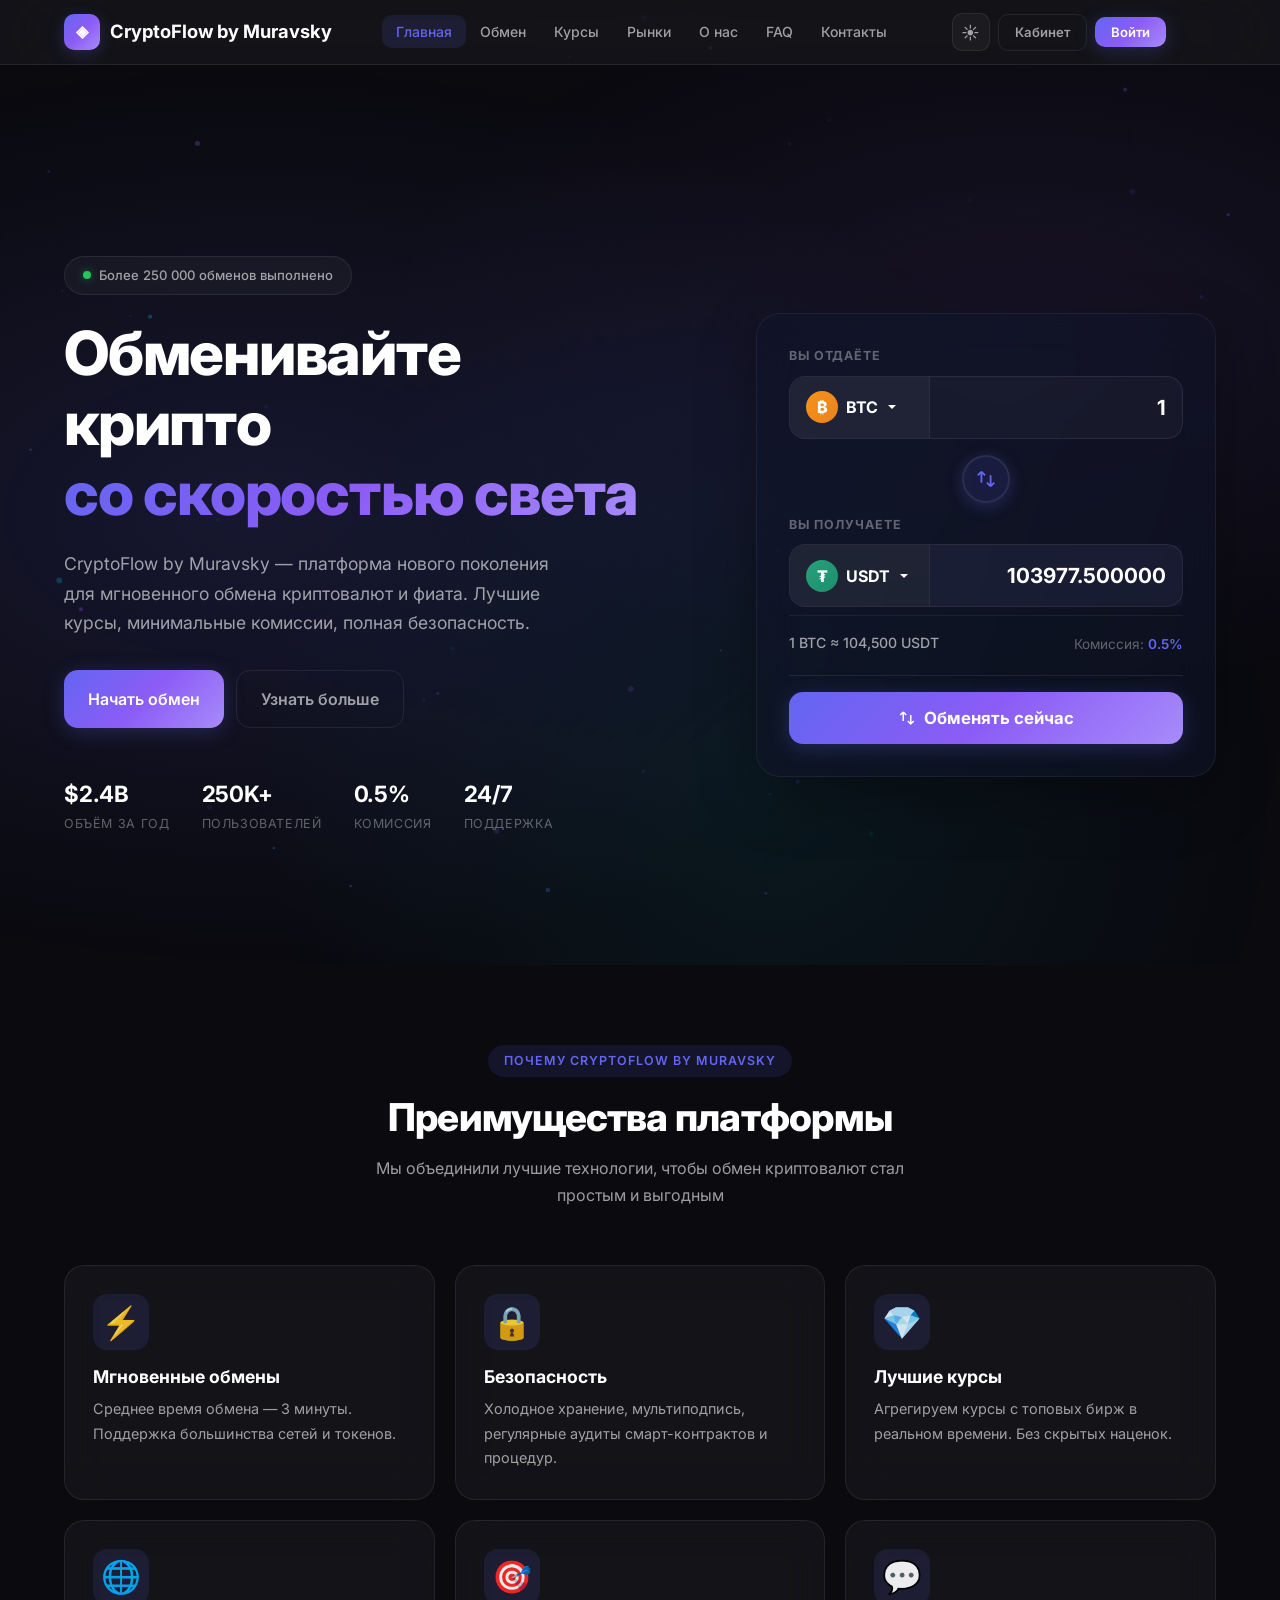
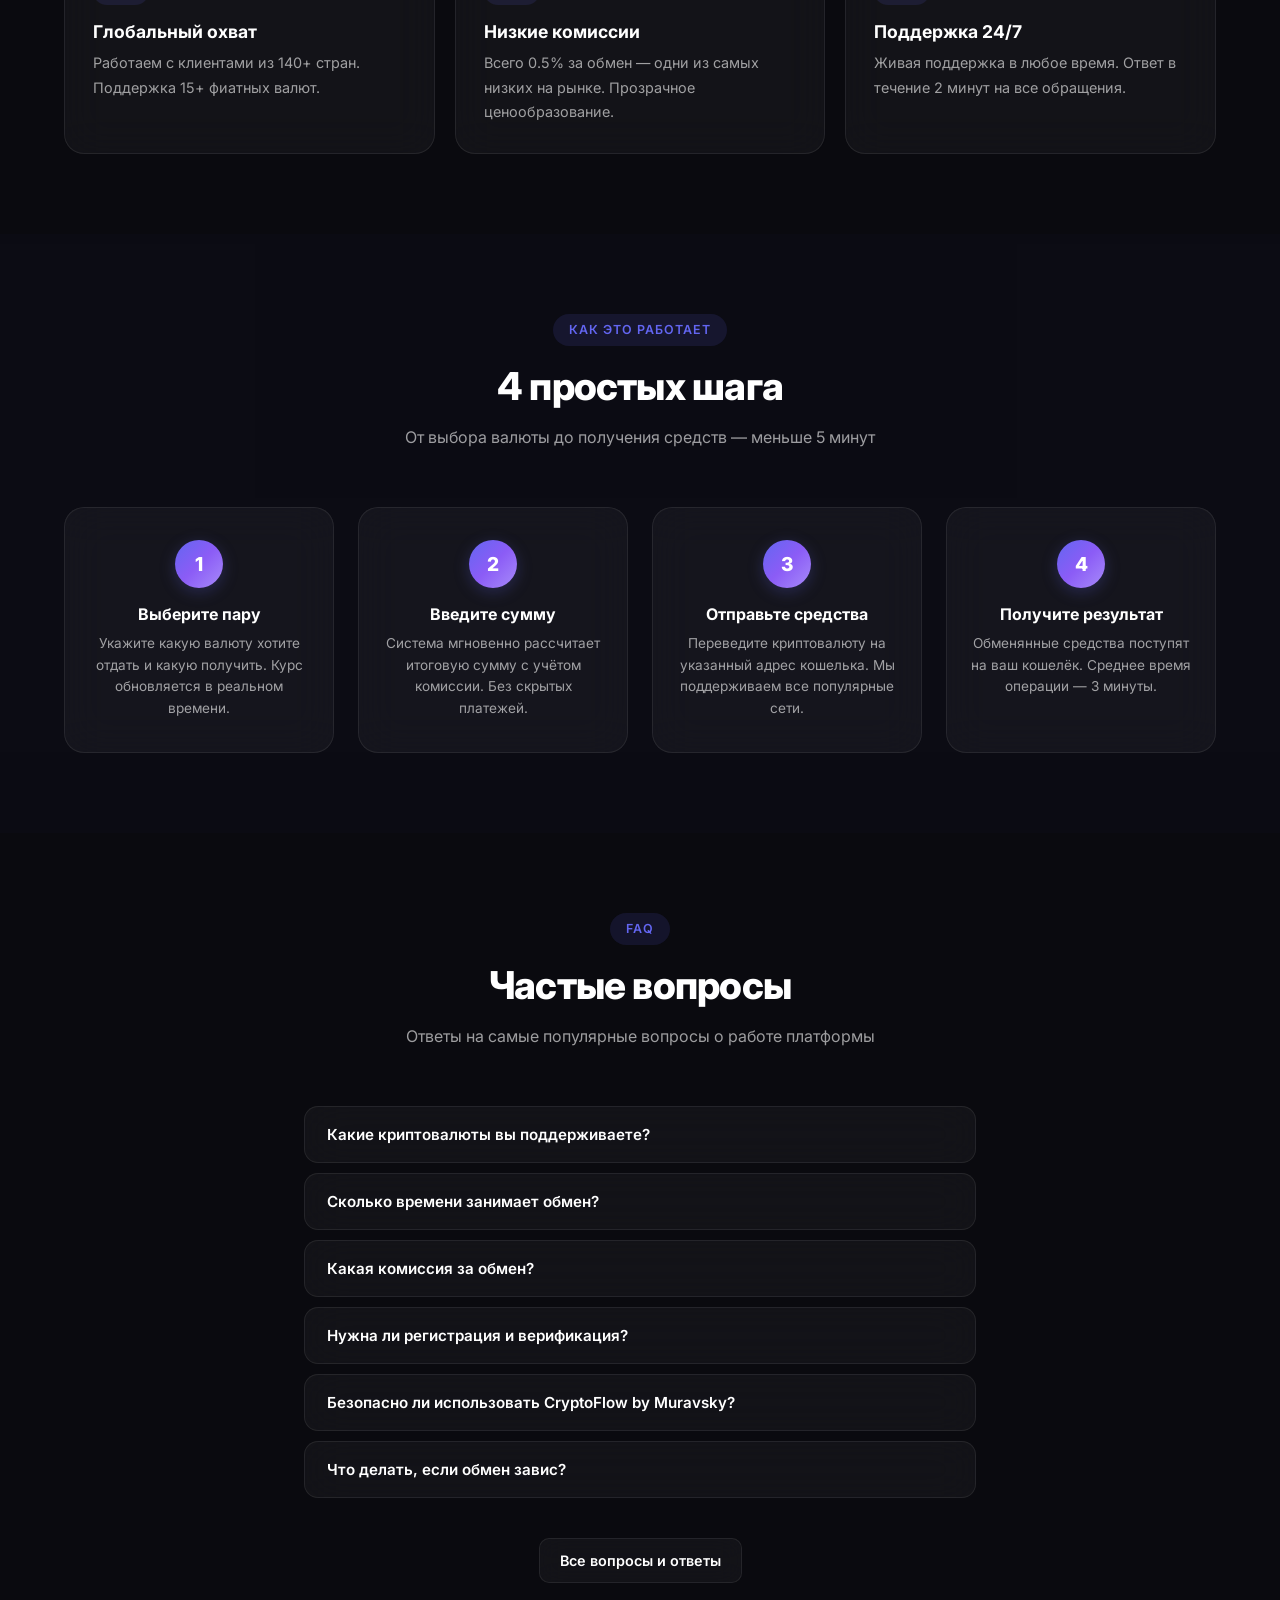
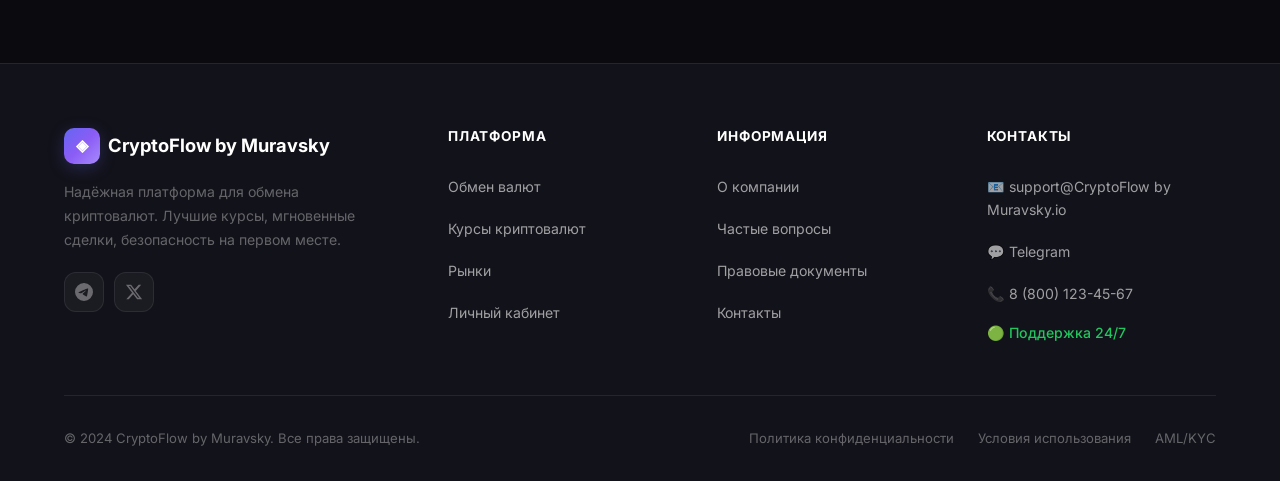
<file: crypto/index.html>
﻿<!DOCTYPE html>
<html lang="ru" data-theme="dark">
<head>
<meta charset="UTF-8">
<meta name="viewport" content="width=device-width, initial-scale=1.0">
<meta name="robots" content="index, follow">
    <meta name="description" content="CryptoFlow by Muravsky — надёжная платформа для обмена криптовалют. Мгновенные транзакции, лучшие курсы, безопасность 24/7.">
    <meta name="keywords" content="криптовалюта, обмен, биткоин, эфириум, крипто обменник, CryptoFlow by Muravsky">
    <!-- Open Graph -->
    <meta property="og:type" content="website">
    <meta property="og:title" content="CryptoFlow by Muravsky — Мгновенный обмен криптовалют">
    <meta property="og:description" content="CryptoFlow by Muravsky — надёжная платформа для обмена криптовалют. Мгновенные транзакции, лучшие курсы, безопасность 24/7.">
    <meta property="og:site_name" content="CryptoFlow by Muravsky">
    <meta property="og:locale" content="ru_RU">
    <meta property="og:image" content="img/og-cover.png">
    <!-- Twitter Card -->
    <meta name="twitter:card" content="summary_large_image">
    <meta name="twitter:title" content="CryptoFlow by Muravsky — Мгновенный обмен криптовалют">
    <meta name="twitter:description" content="CryptoFlow by Muravsky — надёжная платформа для обмена криптовалют. Мгновенные транзакции, лучшие курсы, безопасность 24/7.">
<link rel="icon" type="image/svg+xml" href="img/favicon.svg">
    <title>CryptoFlow by Muravsky — Мгновенный обмен криптовалют</title>
<link rel="stylesheet" href="css/styles.css">
  <link rel="stylesheet" href="css/pages.css">
  <link rel="stylesheet" href="css/components.css">
<style id="preloader-style">
  /* === PRELOADER === */
  .nx-preloader {
    position: fixed; inset: 0; z-index: 99999;
    background: #0F0B1E;
    display: flex; align-items: center; justify-content: center;
    flex-direction: column; gap: 24px;
    transition: opacity 0.5s, visibility 0.5s;
  }
  .nx-preloader.hidden { opacity: 0; visibility: hidden; pointer-events: none; }
  .nx-preloader-logo {
    width: 72px; height: 72px;
    animation: nx-pulse 1.5s ease-in-out infinite;
  }
  .nx-preloader-bar {
    width: 200px; height: 3px; background: rgba(108,92,231,0.2);
    border-radius: 4px; overflow: hidden;
  }
  .nx-preloader-bar::after {
    content: ''; display: block; height: 100%; width: 40%;
    background: linear-gradient(90deg, #6C5CE7, #06B6D4);
    border-radius: 4px;
    animation: nx-slide 1s ease-in-out infinite;
  }
  @keyframes nx-pulse {
    0%, 100% { transform: scale(1); opacity: 1; }
    50% { transform: scale(1.08); opacity: 0.7; }
  }
  @keyframes nx-slide {
    0% { transform: translateX(-100%); }
    100% { transform: translateX(350%); }
  }
</style>
<style id="zfix-global">
  /* Global z-index fix — контент поверх particles canvas */
  header, .header, nav, .navbar, main, .main,
  section, .container, .content, footer, .footer,
  .modal, .overlay, form, button, a, input,
  select, textarea, details, summary {
    position: relative;
    z-index: 2;
  }
  #nxParticles {
    z-index: 0 !important;
    pointer-events: none !important;
  }
  .nx-preloader.hidden {
    pointer-events: none !important;
  }
</style>
<style id="calc-fix-css">
  /* === Calculator fix — все элементы кликабельны === */
  .exchange-widget, .quick-exchange, .calc-form,
  .swap-card, .hero-exchange, .exchange-form,
  [class*="exchange-widget"], [class*="calc"],
  [class*="swap-card"], [class*="quick-exchange"] {
    position: relative !important;
    z-index: 10 !important;
    pointer-events: auto !important;
  }
  
  .exchange-widget input,
  .quick-exchange input,
  .hero-exchange input,
  [class*="exchange"] input,
  [class*="calc"] input,
  [class*="swap"] input {
    pointer-events: auto !important;
    z-index: 11 !important;
    position: relative !important;
    cursor: text !important;
    -webkit-user-select: text !important;
    user-select: text !important;
  }
  
  .exchange-widget select,
  .quick-exchange select,
  [class*="exchange"] select,
  [class*="calc"] select {
    pointer-events: auto !important;
    z-index: 11 !important;
    position: relative !important;
    cursor: pointer !important;
  }
  
  .exchange-widget button,
  .quick-exchange button,
  [class*="exchange"] button,
  [class*="calc"] button,
  [class*="swap"] button {
    pointer-events: auto !important;
    z-index: 11 !important;
    position: relative !important;
    cursor: pointer !important;
  }

  /* Поле получаете — визуально отличается */
  .exchange-widget input[readonly],
  .quick-exchange input[readonly],
  [class*="exchange"] input[readonly] {
    background: rgba(108, 92, 231, 0.05) !important;
  }
  
  /* Красивый focus на input */
  .exchange-widget input:focus,
  .quick-exchange input:focus,
  [class*="exchange"] input:focus,
  [class*="calc"] input:focus {
    outline: none !important;
    border-color: #7B61FF !important;
    box-shadow: 0 0 0 3px rgba(123, 97, 255, 0.15) !important;
  }
  
  /* Swap button hover */
  .swap-btn:hover, .exchange-swap:hover, [class*="swap"]:hover {
    transform: scale(1.1);
  }
  .swap-btn, .exchange-swap, [class*="swap-btn"] {
    transition: transform 0.2s ease !important;
  }
</style>
<style id="hero-calc-position">
  /* Calculator in hero — right column */
  .hero-inner > .exchange-card {
    margin: 0;
    max-width: 460px;
    width: 100%;
  }
  @media (max-width: 768px) {
    .hero-inner > .exchange-card {
      max-width: 100%;
      margin: 0 auto;
    }
  }
</style>
</head>
<body>
<!-- PRELOADER -->
<div class="nx-preloader" id="nxPreloader">
  <img src="img/favicon.svg" alt="CryptoFlow by Muravsky" class="nx-preloader-logo">
  <div class="nx-preloader-bar"></div>
</div>
<script>
window.addEventListener('load', function() {
  var p = document.getElementById('nxPreloader');
  if (p) { setTimeout(function(){ p.classList.add('hidden'); }, 400); }
});
</script>
  <!-- ========== HEADER ========== -->

  <!-- ========== MOBILE NAV ========== -->

<section class="hero">
  <div class="hero-bg"></div>
  <div class="container hero-inner">
    <!-- LEFT: Text content -->
    <div class="hero-content" data-reveal>
      <div class="hero-badge">
        <span class="pulse-dot"></span>
        <span>Более 250 000 обменов выполнено</span>
      </div>
      <h1 class="hero-title">
        Обменивайте крипто<br>
        <span class="gradient-text">со скоростью света</span>
      </h1>
      <p class="hero-subtitle">
        CryptoFlow by Muravsky — платформа нового поколения для мгновенного обмена криптовалют и фиата.
        Лучшие курсы, минимальные комиссии, полная безопасность.
      </p>
      <div class="hero-buttons">
        <a href="#heroCalc" class="btn btn-primary btn-lg">Начать обмен</a>
        <a href="about.html" class="btn btn-ghost btn-lg">Узнать больше</a>
      </div>
      <div class="hero-stats">
        <div class="hero-stat"><div class="hero-stat-value">$2.4B</div><div class="hero-stat-label">Объём за год</div></div>
        <div class="hero-stat"><div class="hero-stat-value">250K+</div><div class="hero-stat-label">Пользователей</div></div>
        <div class="hero-stat"><div class="hero-stat-value">0.5%</div><div class="hero-stat-label">Комиссия</div></div>
        <div class="hero-stat"><div class="hero-stat-value">24/7</div><div class="hero-stat-label">Поддержка</div></div>
      </div>
    </div>

    <!-- RIGHT: Exchange calculator -->
    <div class="exchange-card" id="heroCalc">
      <div class="exchange-row">
        <label class="exchange-label">Вы отдаёте</label>
        <div class="exchange-input-group">
          <div class="ex-select" id="hFromSelect">
            <button type="button" class="ex-select-btn" id="hFromSelectBtn">
                    <span class="coin-icon-wrap"><span class="coin-icon coin-btc">₿</span></span>
                    <span class="coin-name" id="hFromCoinName">BTC</span>
                    <svg width="12" height="12" viewBox="0 0 12 12" fill="currentColor"><path d="M2 4l4 4 4-4"/></svg>
                  </button>
            <div class="ex-dropdown" id="hFromDropdown">
              <div class="ex-dropdown-search">
                <input type="text" id="hFromSearch" placeholder="Поиск валюты..." autocomplete="off">
              </div>
              <div class="ex-dropdown-list" id="hFromList"></div>
            </div>
          </div>
          <input type="number" class="exchange-amount" id="hFromAmount" placeholder="0.00" step="any">
        </div>
      </div>
      <div class="exchange-swap">
        <button type="button" class="swap-btn" id="hSwapBtn" title="Поменять местами">
          <svg width="22" height="22" viewBox="0 0 24 24" fill="none" stroke="currentColor" stroke-width="2"><path d="M7 16V4m0 0L3 8m4-4l4 4M17 8v12m0 0l4-4m-4 4l-4-4"/></svg>
        </button>
      </div>
      <div class="exchange-row">
        <label class="exchange-label">Вы получаете</label>
        <div class="exchange-input-group">
          <div class="ex-select" id="hToSelect">
            <button type="button" class="ex-select-btn" id="hToSelectBtn">
                    <span class="coin-icon-wrap"><span class="coin-icon coin-usdt">₮</span></span>
                    <span class="coin-name" id="hToCoinName">USDT</span>
                    <svg width="12" height="12" viewBox="0 0 12 12" fill="currentColor"><path d="M2 4l4 4 4-4"/></svg>
                  </button>
            <div class="ex-dropdown" id="hToDropdown">
              <div class="ex-dropdown-search">
                <input type="text" id="hToSearch" placeholder="Поиск валюты..." autocomplete="off">
              </div>
              <div class="ex-dropdown-list" id="hToList"></div>
            </div>
          </div>
          <input type="number" class="exchange-amount" id="hToAmount" placeholder="0.00" readonly>
        </div>
      </div>
      <div class="exchange-info">
        <div class="exchange-rate" id="hExchangeRate">1 BTC &#8776; 104,500 USDT</div>
        <div class="exchange-fee">Комиссия: <span class="accent">0.5%</span></div>
      </div>
      <button class="btn btn-primary exchange-submit" id="hExchangeBtn">
        <svg width="18" height="18" viewBox="0 0 24 24" fill="none" stroke="currentColor" stroke-width="2"><path d="M7 16V4m0 0L3 8m4-4l4 4M17 8v12m0 0l4-4m-4 4l-4-4"/></svg>
        Обменять сейчас
      </button>
    </div>
  </div>
</section>

<!-- ============ FEATURES ============ -->
<section class="section">
  <div class="container">
    <div class="section-header" data-reveal>
      <div class="section-badge">Почему CryptoFlow by Muravsky</div>
      <h2 class="section-title">Преимущества платформы</h2>
      <p class="section-subtitle">Мы объединили лучшие технологии, чтобы обмен криптовалют стал простым и выгодным</p>
    </div>

    <div class="grid grid-3">
      <div class="card" data-reveal>
        <div class="card-icon">⚡</div>
        <h3 class="card-title">Мгновенные обмены</h3>
        <p class="card-text">Среднее время обмена — 3 минуты. Поддержка большинства сетей и токенов.</p>
      </div>
      <div class="card" data-reveal>
        <div class="card-icon">🔒</div>
        <h3 class="card-title">Безопасность</h3>
        <p class="card-text">Холодное хранение, мультиподпись, регулярные аудиты смарт-контрактов и процедур.</p>
      </div>
      <div class="card" data-reveal>
        <div class="card-icon">💎</div>
        <h3 class="card-title">Лучшие курсы</h3>
        <p class="card-text">Агрегируем курсы с топовых бирж в реальном времени. Без скрытых наценок.</p>
      </div>
      <div class="card" data-reveal>
        <div class="card-icon">🌐</div>
        <h3 class="card-title">Глобальный охват</h3>
        <p class="card-text">Работаем с клиентами из 140+ стран. Поддержка 15+ фиатных валют.</p>
      </div>
      <div class="card" data-reveal>
        <div class="card-icon">🎯</div>
        <h3 class="card-title">Низкие комиссии</h3>
        <p class="card-text">Всего 0.5% за обмен — одни из самых низких на рынке. Прозрачное ценообразование.</p>
      </div>
      <div class="card" data-reveal>
        <div class="card-icon">💬</div>
        <h3 class="card-title">Поддержка 24/7</h3>
        <p class="card-text">Живая поддержка в любое время. Ответ в течение 2 минут на все обращения.</p>
      </div>
    </div>
  </div>
</section>

<!-- ============ STEPS ============ -->
<section class="section section-alt">
  <div class="container">
    <div class="section-header" data-reveal>
      <div class="section-badge">Как это работает</div>
      <h2 class="section-title">4 простых шага</h2>
      <p class="section-subtitle">От выбора валюты до получения средств — меньше 5 минут</p>
    </div>

    <div class="steps-grid">
      <div class="step-card" data-reveal>
        <div class="step-num">1</div>
        <h3 class="step-title">Выберите пару</h3>
        <p class="step-text">Укажите какую валюту хотите отдать и какую получить. Курс обновляется в реальном времени.</p>
      </div>
      <div class="step-card" data-reveal>
        <div class="step-num">2</div>
        <h3 class="step-title">Введите сумму</h3>
        <p class="step-text">Система мгновенно рассчитает итоговую сумму с учётом комиссии. Без скрытых платежей.</p>
      </div>
      <div class="step-card" data-reveal>
        <div class="step-num">3</div>
        <h3 class="step-title">Отправьте средства</h3>
        <p class="step-text">Переведите криптовалюту на указанный адрес кошелька. Мы поддерживаем все популярные сети.</p>
      </div>
      <div class="step-card" data-reveal>
        <div class="step-num">4</div>
        <h3 class="step-title">Получите результат</h3>
        <p class="step-text">Обменянные средства поступят на ваш кошелёк. Среднее время операции — 3 минуты.</p>
      </div>
    </div>
  </div>
</section>

<!-- ============ FAQ ============ -->
<section class="section" id="faq">
  <div class="container container-narrow">
    <div class="section-header" data-reveal>
      <div class="section-badge">FAQ</div>
      <h2 class="section-title">Частые вопросы</h2>
      <p class="section-subtitle">Ответы на самые популярные вопросы о работе платформы</p>
    </div>

    <div class="faq-list">
      <div class="faq-item" data-reveal>
        <button class="faq-question">Какие криптовалюты вы поддерживаете?</button>
        <div class="faq-answer"><div class="faq-answer-inner">Мы поддерживаем более 150 криптовалют, включая BTC, ETH, USDT, USDC, BNB, SOL, XRP, ADA, DOGE, TON и многие другие. Полный список доступен в виджете обмена.</div></div>
      </div>
      <div class="faq-item" data-reveal>
        <button class="faq-question">Сколько времени занимает обмен?</button>
        <div class="faq-answer"><div class="faq-answer-inner">В среднем обмен занимает 3 минуты. Точное время зависит от сети блокчейна и текущей загрузки. Мы стремимся обрабатывать все заявки максимально быстро.</div></div>
      </div>
      <div class="faq-item" data-reveal>
        <button class="faq-question">Какая комиссия за обмен?</button>
        <div class="faq-answer"><div class="faq-answer-inner">Наша комиссия составляет всего 0.5% от суммы обмена. Это одна из самых низких комиссий на рынке. Дополнительно может взиматься комиссия сети блокчейна.</div></div>
      </div>
      <div class="faq-item" data-reveal>
        <button class="faq-question">Нужна ли регистрация и верификация?</button>
        <div class="faq-answer"><div class="faq-answer-inner">Для обменов до $1000 регистрация необязательна. Для крупных сумм требуется базовая верификация (KYC) согласно международным требованиям AML.</div></div>
      </div>
      <div class="faq-item" data-reveal>
        <button class="faq-question">Безопасно ли использовать CryptoFlow by Muravsky?</button>
        <div class="faq-answer"><div class="faq-answer-inner">Да. Мы используем холодное хранение средств, мультиподпись и регулярно проходим независимые аудиты безопасности. Наши процедуры соответствуют международным стандартам.</div></div>
      </div>
      <div class="faq-item" data-reveal>
        <button class="faq-question">Что делать, если обмен завис?</button>
        <div class="faq-answer"><div class="faq-answer-inner">Свяжитесь с нашей службой поддержки 24/7 через форму на странице Контакты или email. Мы решаем подобные вопросы в течение 15 минут.</div></div>
      </div>
    </div>

    <div style="text-align:center;margin-top:40px" data-reveal>
      <a href="faq.html" class="btn btn-secondary">Все вопросы и ответы</a>
    </div>
  </div>
</section>



<script src="js/components.js"></script>
  <script src="js/main.js"></script>
    <script src="js/app.js"></script>
<script src="js/auth.js"></script>
<script src="js/particles.js"></script>
  <script src="js/hero-calc.js"></script>
</body>
</html>
</file>
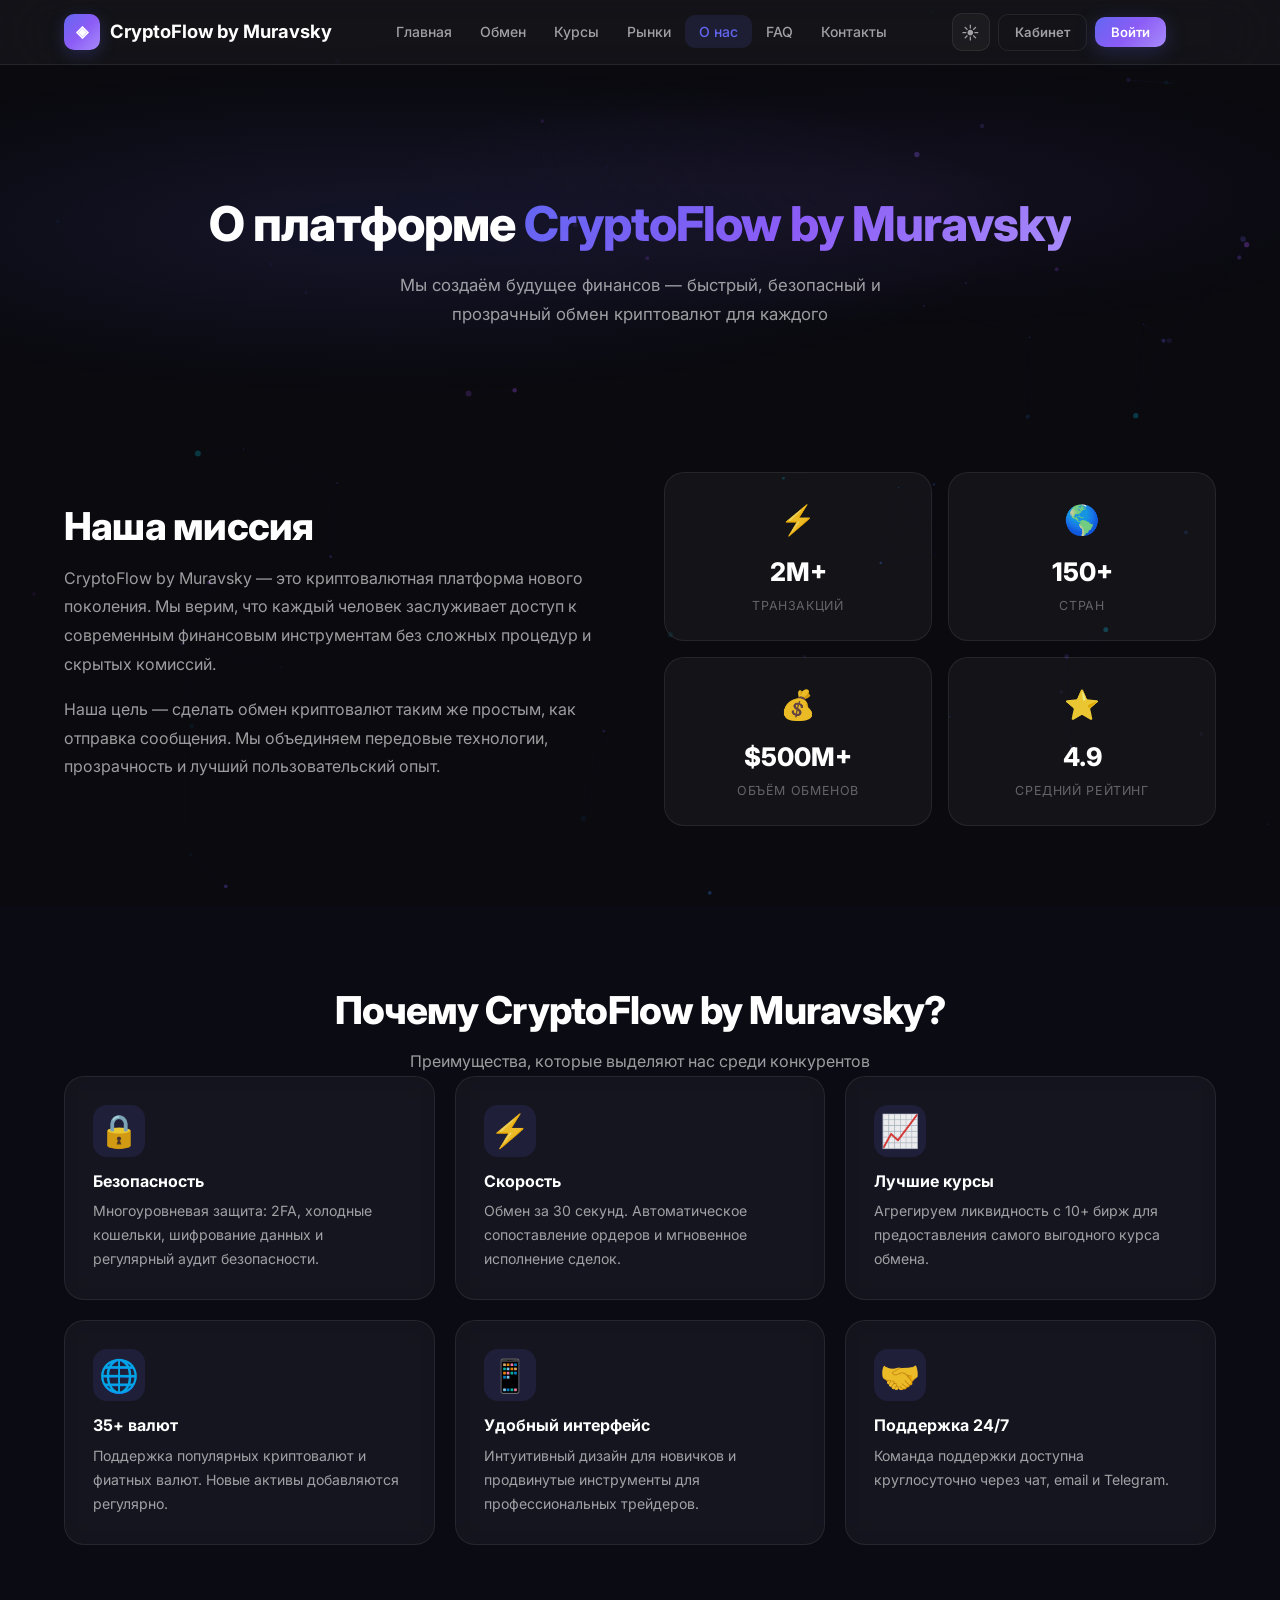
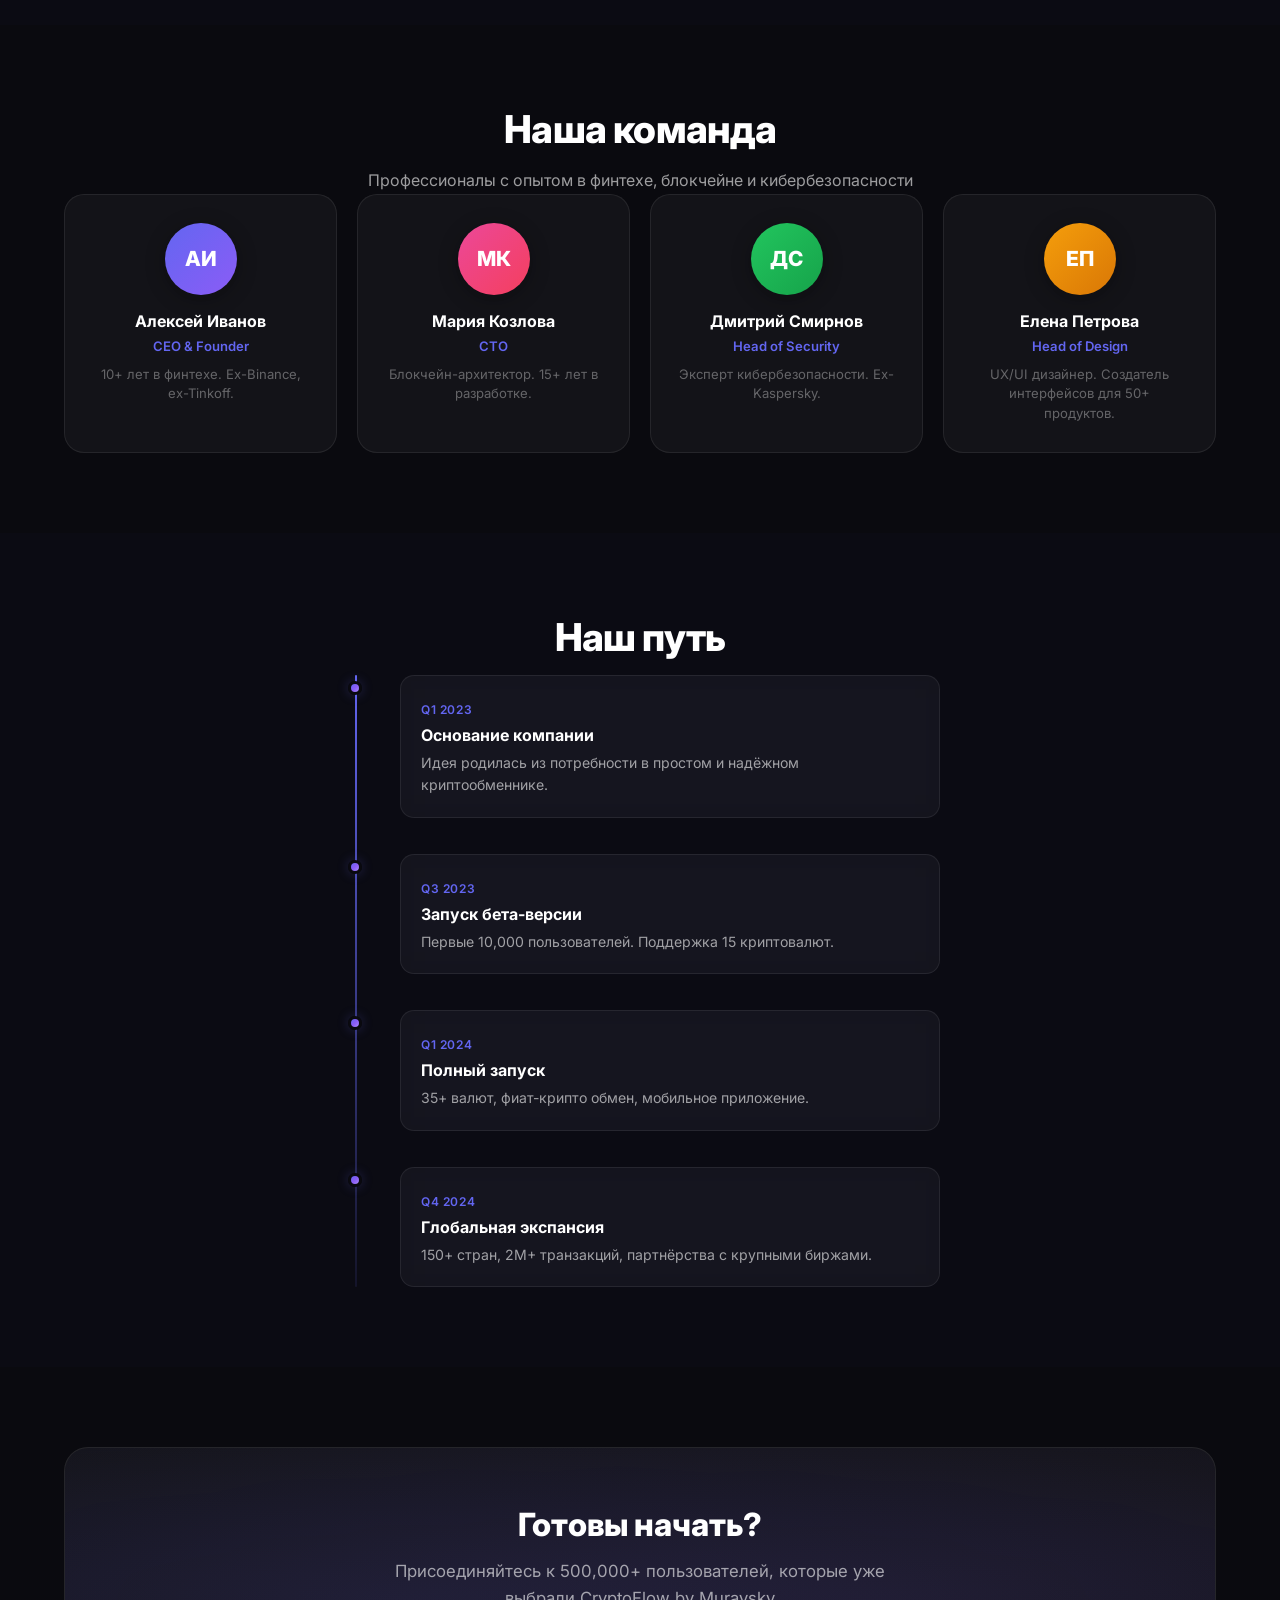
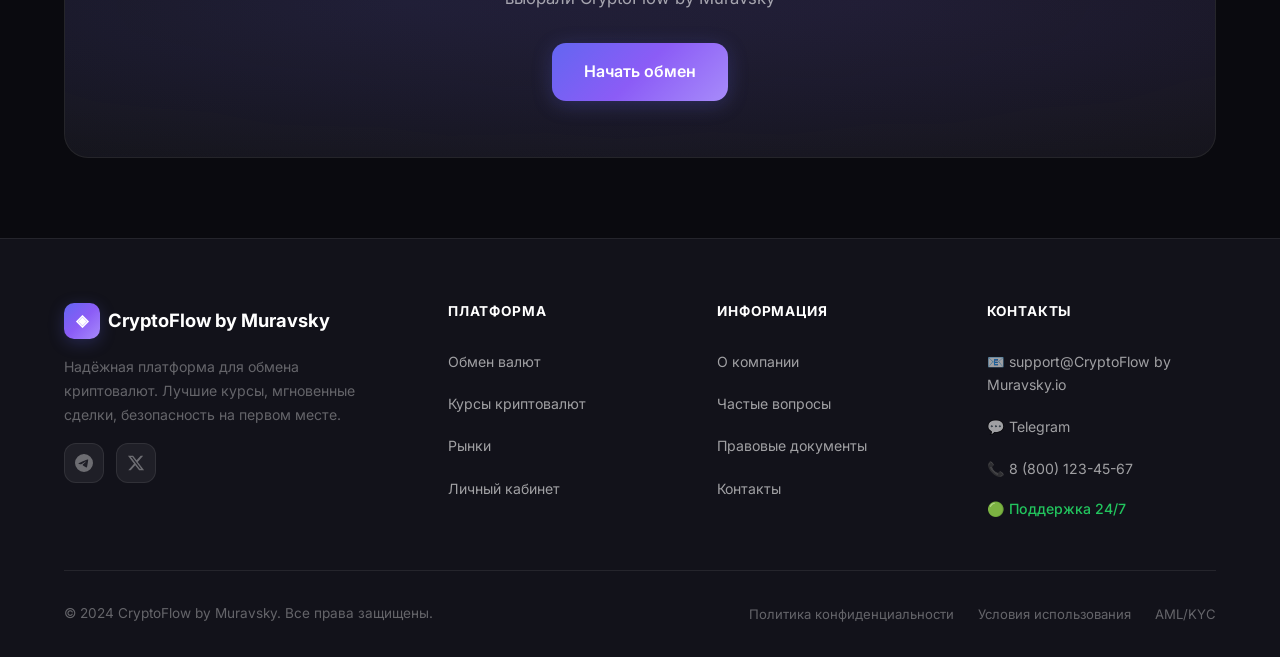
<file: crypto/about.html>
﻿<!DOCTYPE html>
<html lang="ru" data-theme="dark">
<head>
  <meta charset="UTF-8">
  <meta name="viewport" content="width=device-width, initial-scale=1.0">
  <meta name="robots" content="index, follow">
    <meta name="description" content="Узнайте о команде CryptoFlow by Muravsky — криптообменник с передовыми технологиями безопасности.">
    <meta name="keywords" content="о компании, CryptoFlow by Muravsky, криптовалютный обменник, команда">
    <!-- Open Graph -->
    <meta property="og:type" content="website">
    <meta property="og:title" content="О нас — CryptoFlow by Muravsky">
    <meta property="og:description" content="Узнайте о команде CryptoFlow by Muravsky — криптообменник с передовыми технологиями безопасности.">
    <meta property="og:site_name" content="CryptoFlow by Muravsky">
    <meta property="og:locale" content="ru_RU">
    <meta property="og:image" content="img/og-cover.png">
    <!-- Twitter Card -->
    <meta name="twitter:card" content="summary_large_image">
    <meta name="twitter:title" content="О нас — CryptoFlow by Muravsky">
    <meta name="twitter:description" content="Узнайте о команде CryptoFlow by Muravsky — криптообменник с передовыми технологиями безопасности.">
  <link rel="icon" type="image/svg+xml" href="img/favicon.svg">
    <title>О нас — CryptoFlow by Muravsky</title>
  <link rel="stylesheet" href="css/styles.css">
  <link rel="stylesheet" href="css/components.css">
  <link rel="stylesheet" href="css/pages.css">
  <link rel="preconnect" href="https://fonts.googleapis.com">
  <link href="https://fonts.googleapis.com/css2?family=Inter:wght@400;500;600;700;800&display=swap" rel="stylesheet">
<style id="preloader-style">
  /* === PRELOADER === */
  .nx-preloader {
    position: fixed; inset: 0; z-index: 99999;
    background: #0F0B1E;
    display: flex; align-items: center; justify-content: center;
    flex-direction: column; gap: 24px;
    transition: opacity 0.5s, visibility 0.5s;
  }
  .nx-preloader.hidden { opacity: 0; visibility: hidden; pointer-events: none; }
  .nx-preloader-logo {
    width: 72px; height: 72px;
    animation: nx-pulse 1.5s ease-in-out infinite;
  }
  .nx-preloader-bar {
    width: 200px; height: 3px; background: rgba(108,92,231,0.2);
    border-radius: 4px; overflow: hidden;
  }
  .nx-preloader-bar::after {
    content: ''; display: block; height: 100%; width: 40%;
    background: linear-gradient(90deg, #6C5CE7, #06B6D4);
    border-radius: 4px;
    animation: nx-slide 1s ease-in-out infinite;
  }
  @keyframes nx-pulse {
    0%, 100% { transform: scale(1); opacity: 1; }
    50% { transform: scale(1.08); opacity: 0.7; }
  }
  @keyframes nx-slide {
    0% { transform: translateX(-100%); }
    100% { transform: translateX(350%); }
  }
</style>
<style id="zfix-global">
  /* Global z-index fix — контент поверх particles canvas */
  header, .header, nav, .navbar, main, .main,
  section, .container, .content, footer, .footer,
  .modal, .overlay, form, button, a, input,
  select, textarea, details, summary {
    position: relative;
    z-index: 2;
  }
  #nxParticles {
    z-index: 0 !important;
    pointer-events: none !important;
  }
  .nx-preloader.hidden {
    pointer-events: none !important;
  }
</style>
</head>
<body>
<!-- PRELOADER -->
<div class="nx-preloader" id="nxPreloader">
  <img src="img/favicon.svg" alt="CryptoFlow by Muravsky" class="nx-preloader-logo">
  <div class="nx-preloader-bar"></div>
</div>
<script>
window.addEventListener('load', function() {
  var p = document.getElementById('nxPreloader');
  if (p) { setTimeout(function(){ p.classList.add('hidden'); }, 400); }
});
</script>

<main>
    <!-- HERO -->
    <section class="page-hero about-hero">
      <div class="container">
        <h1 class="page-hero-title">О платформе <span class="gradient-text">CryptoFlow by Muravsky</span></h1>
        <p class="page-hero-subtitle">Мы создаём будущее финансов — быстрый, безопасный и прозрачный обмен криптовалют для каждого</p>
      </div>
    </section>

    <!-- MISSION -->
    <section class="section">
      <div class="container">
        <div class="about-mission">
          <div class="about-mission-text">
            <h2 class="section-title">Наша миссия</h2>
            <p class="about-desc">CryptoFlow by Muravsky — это криптовалютная платформа нового поколения. Мы верим, что каждый человек заслуживает доступ к современным финансовым инструментам без сложных процедур и скрытых комиссий.</p>
            <p class="about-desc">Наша цель — сделать обмен криптовалют таким же простым, как отправка сообщения. Мы объединяем передовые технологии, прозрачность и лучший пользовательский опыт.</p>
          </div>
          <div class="about-mission-visual">
            <div class="mission-card">
              <div class="mission-card-icon">&#9889;</div>
              <div class="mission-card-num">2M+</div>
              <div class="mission-card-label">Транзакций</div>
            </div>
            <div class="mission-card">
              <div class="mission-card-icon">&#127758;</div>
              <div class="mission-card-num">150+</div>
              <div class="mission-card-label">Стран</div>
            </div>
            <div class="mission-card">
              <div class="mission-card-icon">&#128176;</div>
              <div class="mission-card-num">$500M+</div>
              <div class="mission-card-label">Объём обменов</div>
            </div>
            <div class="mission-card">
              <div class="mission-card-icon">&#11088;</div>
              <div class="mission-card-num">4.9</div>
              <div class="mission-card-label">Средний рейтинг</div>
            </div>
          </div>
        </div>
      </div>
    </section>

    <!-- ADVANTAGES -->
    <section class="section section-alt">
      <div class="container">
        <h2 class="section-title text-center">Почему CryptoFlow by Muravsky?</h2>
        <p class="section-subtitle text-center">Преимущества, которые выделяют нас среди конкурентов</p>
        <div class="advantages-grid">
          <div class="advantage-card">
            <div class="advantage-icon">&#128274;</div>
            <h3 class="advantage-title">Безопасность</h3>
            <p class="advantage-desc">Многоуровневая защита: 2FA, холодные кошельки, шифрование данных и регулярный аудит безопасности.</p>
          </div>
          <div class="advantage-card">
            <div class="advantage-icon">&#9889;</div>
            <h3 class="advantage-title">Скорость</h3>
            <p class="advantage-desc">Обмен за 30 секунд. Автоматическое сопоставление ордеров и мгновенное исполнение сделок.</p>
          </div>
          <div class="advantage-card">
            <div class="advantage-icon">&#128200;</div>
            <h3 class="advantage-title">Лучшие курсы</h3>
            <p class="advantage-desc">Агрегируем ликвидность с 10+ бирж для предоставления самого выгодного курса обмена.</p>
          </div>
          <div class="advantage-card">
            <div class="advantage-icon">&#127760;</div>
            <h3 class="advantage-title">35+ валют</h3>
            <p class="advantage-desc">Поддержка популярных криптовалют и фиатных валют. Новые активы добавляются регулярно.</p>
          </div>
          <div class="advantage-card">
            <div class="advantage-icon">&#128241;</div>
            <h3 class="advantage-title">Удобный интерфейс</h3>
            <p class="advantage-desc">Интуитивный дизайн для новичков и продвинутые инструменты для профессиональных трейдеров.</p>
          </div>
          <div class="advantage-card">
            <div class="advantage-icon">&#129309;</div>
            <h3 class="advantage-title">Поддержка 24/7</h3>
            <p class="advantage-desc">Команда поддержки доступна круглосуточно через чат, email и Telegram.</p>
          </div>
        </div>
      </div>
    </section>

    <!-- TEAM -->
    <section class="section">
      <div class="container">
        <h2 class="section-title text-center">Наша команда</h2>
        <p class="section-subtitle text-center">Профессионалы с опытом в финтехе, блокчейне и кибербезопасности</p>
        <div class="team-grid">
          <div class="team-card">
            <div class="team-avatar" style="background: linear-gradient(135deg, #6366f1, #8b5cf6)">АИ</div>
            <h3 class="team-name">Алексей Иванов</h3>
            <p class="team-role">CEO & Founder</p>
            <p class="team-bio">10+ лет в финтехе. Ex-Binance, ex-Tinkoff.</p>
          </div>
          <div class="team-card">
            <div class="team-avatar" style="background: linear-gradient(135deg, #ec4899, #f43f5e)">МК</div>
            <h3 class="team-name">Мария Козлова</h3>
            <p class="team-role">CTO</p>
            <p class="team-bio">Блокчейн-архитектор. 15+ лет в разработке.</p>
          </div>
          <div class="team-card">
            <div class="team-avatar" style="background: linear-gradient(135deg, #22c55e, #16a34a)">ДС</div>
            <h3 class="team-name">Дмитрий Смирнов</h3>
            <p class="team-role">Head of Security</p>
            <p class="team-bio">Эксперт кибербезопасности. Ex-Kaspersky.</p>
          </div>
          <div class="team-card">
            <div class="team-avatar" style="background: linear-gradient(135deg, #f59e0b, #d97706)">ЕП</div>
            <h3 class="team-name">Елена Петрова</h3>
            <p class="team-role">Head of Design</p>
            <p class="team-bio">UX/UI дизайнер. Создатель интерфейсов для 50+ продуктов.</p>
          </div>
        </div>
      </div>
    </section>

    <!-- TIMELINE -->
    <section class="section section-alt">
      <div class="container">
        <h2 class="section-title text-center">Наш путь</h2>
        <div class="timeline">
          <div class="timeline-item">
            <div class="timeline-dot"></div>
            <div class="timeline-content">
              <span class="timeline-date">Q1 2023</span>
              <h3 class="timeline-title">Основание компании</h3>
              <p class="timeline-desc">Идея родилась из потребности в простом и надёжном криптообменнике.</p>
            </div>
          </div>
          <div class="timeline-item">
            <div class="timeline-dot"></div>
            <div class="timeline-content">
              <span class="timeline-date">Q3 2023</span>
              <h3 class="timeline-title">Запуск бета-версии</h3>
              <p class="timeline-desc">Первые 10,000 пользователей. Поддержка 15 криптовалют.</p>
            </div>
          </div>
          <div class="timeline-item">
            <div class="timeline-dot"></div>
            <div class="timeline-content">
              <span class="timeline-date">Q1 2024</span>
              <h3 class="timeline-title">Полный запуск</h3>
              <p class="timeline-desc">35+ валют, фиат-крипто обмен, мобильное приложение.</p>
            </div>
          </div>
          <div class="timeline-item">
            <div class="timeline-dot"></div>
            <div class="timeline-content">
              <span class="timeline-date">Q4 2024</span>
              <h3 class="timeline-title">Глобальная экспансия</h3>
              <p class="timeline-desc">150+ стран, 2M+ транзакций, партнёрства с крупными биржами.</p>
            </div>
          </div>
        </div>
      </div>
    </section>

    <!-- CTA -->
    <section class="section">
      <div class="container">
        <div class="cta-block">
          <h2 class="cta-title">Готовы начать?</h2>
          <p class="cta-desc">Присоединяйтесь к 500,000+ пользователей, которые уже выбрали CryptoFlow by Muravsky</p>
          <a href="exchange.html" class="btn btn-primary btn-lg">Начать обмен</a>
        </div>
      </div>
    </section>
  </main>
  </div>
  <script src="js/app.js"></script>
  <!-- Auth Modal (unified) -->

  <script src="js/components.js"></script>
  <script src="js/main.js"></script>
<script src="js/particles.js"></script>
</body>
</html>
</file>
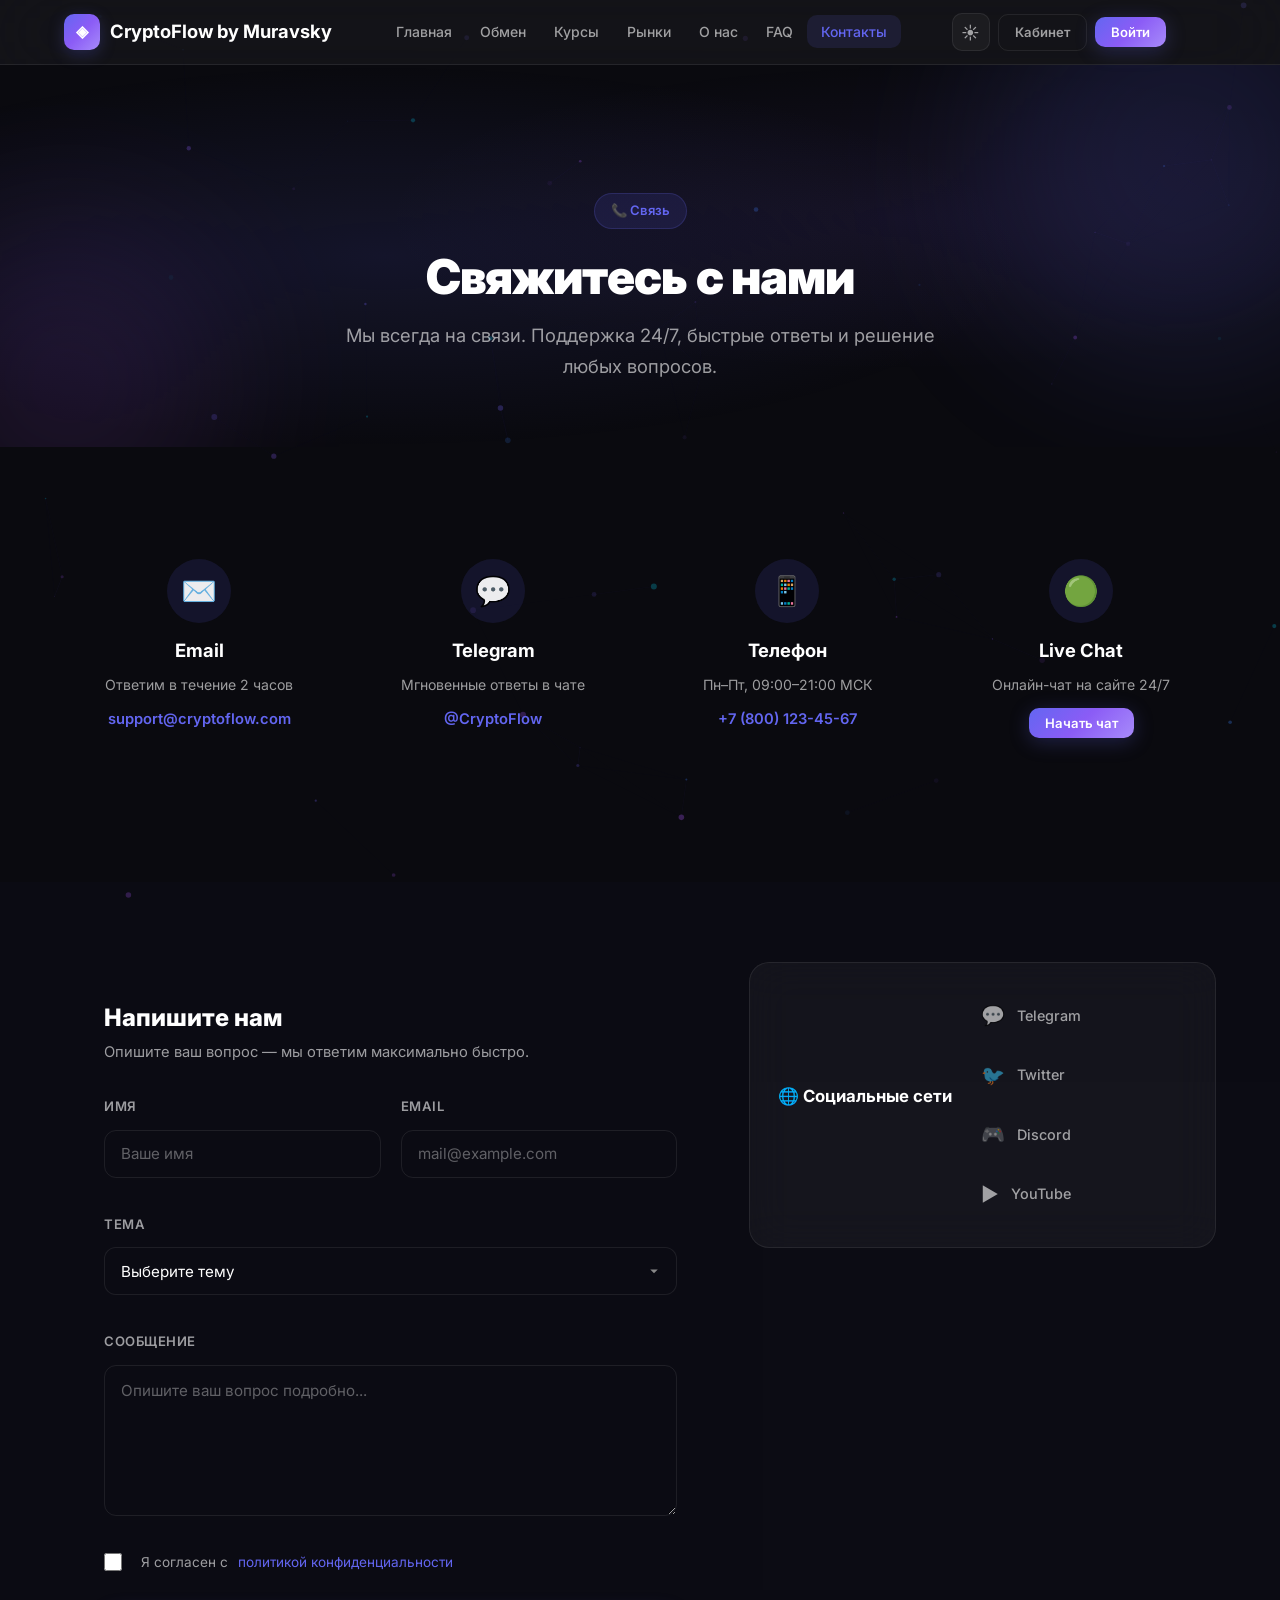
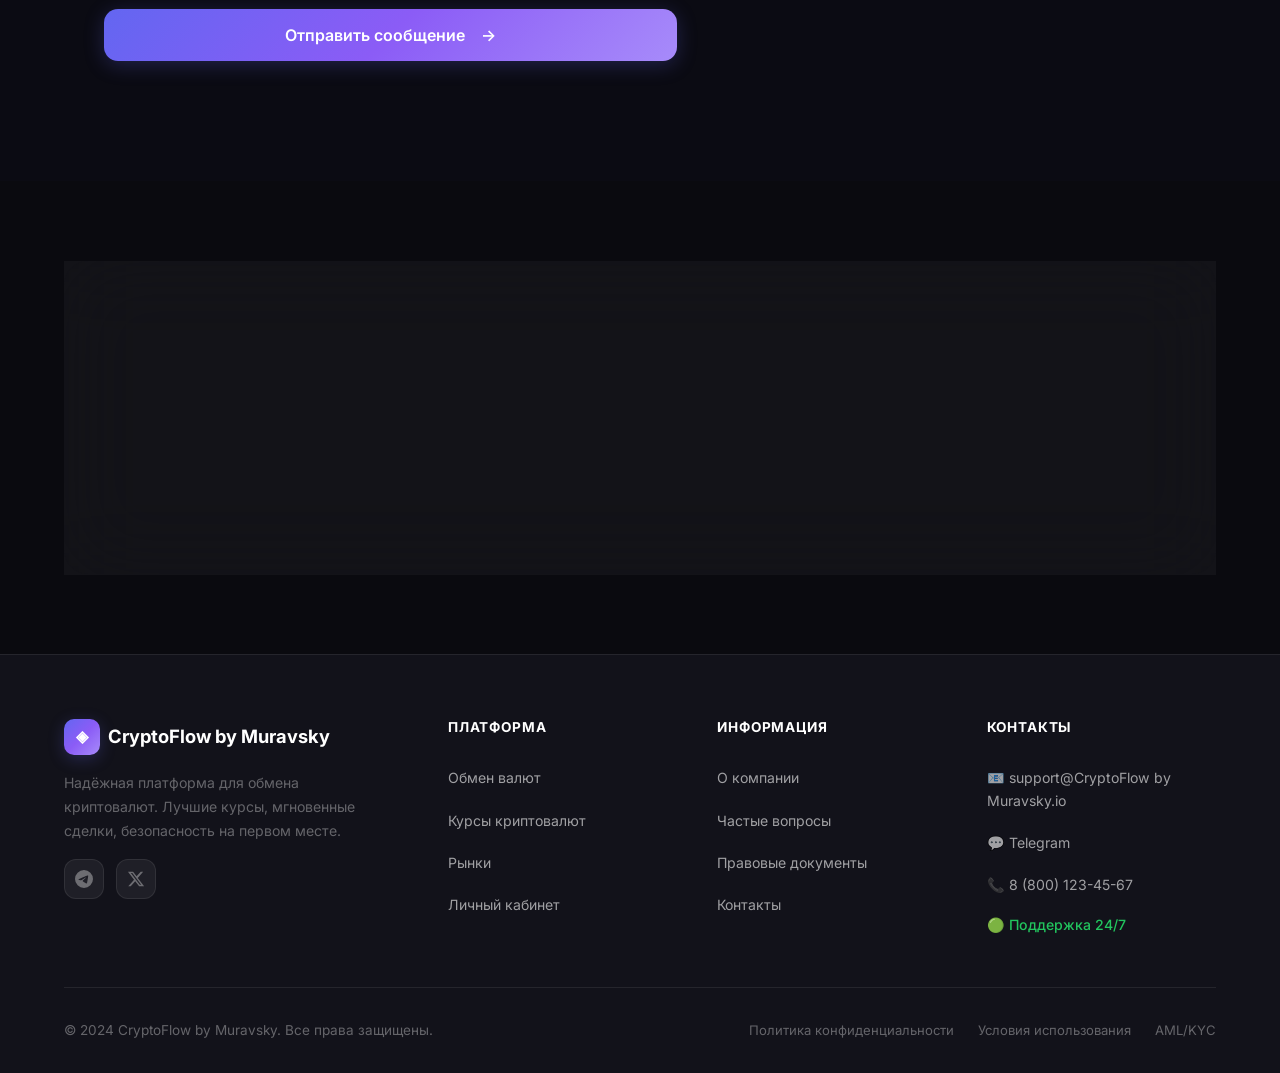
<file: crypto/contacts.html>
﻿<!DOCTYPE html>
<html lang="ru" data-theme="dark">
<head>
  <meta charset="UTF-8">
  <meta name="viewport" content="width=device-width, initial-scale=1.0">
  <meta name="theme-color" content="#0a0a1a">
  <link rel="icon" type="image/svg+xml" href="img/favicon.svg">
  <title>Контакты — CryptoFlow by Muravsky</title>
  <meta name="robots" content="index, follow">
  <meta name="description" content="Свяжитесь с командой CryptoFlow by Muravsky. Поддержка 24/7.">
  <meta name="keywords" content="контакты, поддержка, CryptoFlow by Muravsky, связаться">
  <meta property="og:type" content="website">
  <meta property="og:title" content="Контакты — CryptoFlow by Muravsky">
  <meta property="og:description" content="Свяжитесь с командой CryptoFlow by Muravsky. Поддержка 24/7.">
  <meta property="og:site_name" content="CryptoFlow by Muravsky">
  <meta property="og:locale" content="ru_RU">
  <meta property="og:image" content="img/og-cover.png">
  <meta name="twitter:card" content="summary_large_image">
  <meta name="twitter:title" content="Контакты — CryptoFlow by Muravsky">
  <meta name="twitter:description" content="Свяжитесь с командой CryptoFlow by Muravsky. Поддержка 24/7.">
  <link rel="stylesheet" href="css/styles.css">
  <link rel="stylesheet" href="css/components.css">
  <link rel="stylesheet" href="css/pages.css">
<style id="preloader-style">
  .nx-preloader{position:fixed;inset:0;z-index:99999;background:#0F0B1E;display:flex;align-items:center;justify-content:center;flex-direction:column;gap:24px;transition:opacity .5s,visibility .5s}
  .nx-preloader.hidden{opacity:0;visibility:hidden;pointer-events:none}
  .nx-preloader-logo{width:72px;height:72px;animation:nx-pulse 1.5s ease-in-out infinite}
  .nx-preloader-bar{width:200px;height:3px;background:rgba(108,92,231,.2);border-radius:4px;overflow:hidden}
  .nx-preloader-bar::after{content:'';display:block;height:100%;width:40%;background:linear-gradient(90deg,#6C5CE7,#06B6D4);border-radius:4px;animation:nx-slide 1s ease-in-out infinite}
  @keyframes nx-pulse{0%,100%{transform:scale(1);opacity:1}50%{transform:scale(1.08);opacity:.7}}
  @keyframes nx-slide{0%{transform:translateX(-100%)}100%{transform:translateX(350%)}}
</style>
<style id="zfix-global">
  header,.header,nav,.navbar,main,.main,section,.container,.content,footer,.footer,.modal,.overlay,form,button,a,input,select,textarea,details,summary{position:relative;z-index:2}
  #nxParticles{z-index:0!important;pointer-events:none!important}
  .nx-preloader.hidden{pointer-events:none!important}
</style>
</head>
<body>
<div class="nx-preloader" id="nxPreloader">
  <img src="img/favicon.svg" alt="CryptoFlow by Muravsky" class="nx-preloader-logo">
  <div class="nx-preloader-bar"></div>
</div>
<script>
window.addEventListener('load',function(){var p=document.getElementById('nxPreloader');if(p){setTimeout(function(){p.classList.add('hidden')},400)}});
</script>

  <!-- ========== HEADER ========== -->
  <!-- ========== MOBILE NAV ========== -->

  <section class="page-hero">
    <div class="container">
      <div class="page-hero-content" data-reveal>
        <span class="page-badge">📞 Связь</span>
        <h1 class="page-title">Свяжитесь с нами</h1>
        <p class="page-subtitle">Мы всегда на связи. Поддержка 24/7, быстрые ответы и решение любых вопросов.</p>
      </div>
    </div>
    <div class="hero-orb hero-orb-1"></div>
    <div class="hero-orb hero-orb-2"></div>
  </section>

  <section class="section">
    <div class="container">
      <div class="contact-grid" data-reveal data-reveal-delay="100">
        <div class="contact-card glass-card">
          <div class="contact-card-icon">✉️</div>
          <h3 class="contact-card-title">Email</h3>
          <p class="contact-card-text">Ответим в течение 2 часов</p>
          <a href="mailto:support@cryptoflow.com" class="contact-card-link">support@cryptoflow.com</a>
        </div>
        <div class="contact-card glass-card">
          <div class="contact-card-icon">💬</div>
          <h3 class="contact-card-title">Telegram</h3>
          <p class="contact-card-text">Мгновенные ответы в чате</p>
          <a href="https://t.me/CryptoFlow" target="_blank" class="contact-card-link">@CryptoFlow</a>
        </div>
        <div class="contact-card glass-card">
          <div class="contact-card-icon">📱</div>
          <h3 class="contact-card-title">Телефон</h3>
          <p class="contact-card-text">Пн–Пт, 09:00–21:00 МСК</p>
          <a href="tel:+78001234567" class="contact-card-link">+7 (800) 123-45-67</a>
        </div>
        <div class="contact-card glass-card">
          <div class="contact-card-icon">🟢</div>
          <h3 class="contact-card-title">Live Chat</h3>
          <p class="contact-card-text">Онлайн-чат на сайте 24/7</p>
          <button class="btn btn-primary btn-sm" onclick="Toast.show('Чат откроется в следующем обновлении','info')">Начать чат</button>
        </div>
      </div>
    </div>
  </section>

  <section class="section section-alt">
    <div class="container">
      <div class="contact-layout">
        <div class="contact-form-wrapper glass-card" data-reveal>
          <h2 class="section-title-sm">Напишите нам</h2>
          <p class="section-desc-sm">Опишите ваш вопрос — мы ответим максимально быстро.</p>
          <form id="contact-form" class="contact-form">
            <div class="form-row">
              <div class="form-group">
                <label class="form-label" for="c-name">Имя</label>
                <input type="text" id="c-name" name="name" class="form-input" placeholder="Ваше имя" required>
              </div>
              <div class="form-group">
                <label class="form-label" for="c-email">Email</label>
                <input type="email" id="c-email" name="email" class="form-input" placeholder="mail@example.com" required>
              </div>
            </div>
            <div class="form-group">
              <label class="form-label" for="c-subject">Тема</label>
              <select id="c-subject" name="subject" class="form-input form-select">
                <option value="">Выберите тему</option>
                <option value="general">Общий вопрос</option>
                <option value="exchange">Обмен валют</option>
                <option value="verification">Верификация</option>
                <option value="payment">Оплата / Вывод</option>
                <option value="security">Безопасность</option>
                <option value="partnership">Сотрудничество</option>
                <option value="bug">Сообщить об ошибке</option>
              </select>
            </div>
            <div class="form-group">
              <label class="form-label" for="c-message">Сообщение</label>
              <textarea id="c-message" name="message" class="form-input form-textarea" rows="5" placeholder="Опишите ваш вопрос подробно..." required></textarea>
            </div>
            <div class="form-group">
              <label class="form-checkbox">
                <input type="checkbox" required>
                <span class="checkmark"></span>
                Я согласен с <a href="legal.html">политикой конфиденциальности</a>
              </label>
            </div>
            <button type="submit" class="btn btn-primary btn-block btn-lg">
              <span>Отправить сообщение</span>
              <span class="btn-arrow">→</span>
            </button>
          </form>
        </div>

        <div class="contact-info" data-reveal data-reveal-delay="200">
          <div class="contact-info-card glass-card">
            <h3>🌐 Социальные сети</h3>
            <div class="contact-socials">
              <a href="#" class="contact-social-link" title="Telegram"><span class="social-icon">💬</span> Telegram</a>
              <a href="#" class="contact-social-link" title="Twitter / X"><span class="social-icon">🐦</span> Twitter</a>
              <a href="#" class="contact-social-link" title="Discord"><span class="social-icon">🎮</span> Discord</a>
              <a href="#" class="contact-social-link" title="YouTube"><span class="social-icon">▶️</span> YouTube</a>
            </div>
          </div>
        </div>
      </div>
    </div>
  </section>

  <section class="section">
    <div class="container">
      <div class="cta-block glass-card" data-reveal>
        <h2 class="cta-title">Не нашли ответ?</h2>
        <p class="cta-desc">Загляните в раздел FAQ — возможно, ваш вопрос уже разобран.</p>
        <div class="cta-buttons">
          <a href="faq.html" class="btn btn-primary btn-lg">Перейти в FAQ</a>
          <a href="exchange.html" class="btn btn-ghost btn-lg">Начать обмен</a>
        </div>
      </div>
    </div>
  </section>

  <script src="js/components.js"></script>
  <script src="js/main.js"></script>
  <script src="js/particles.js"></script>
</body>
</html>
</file>
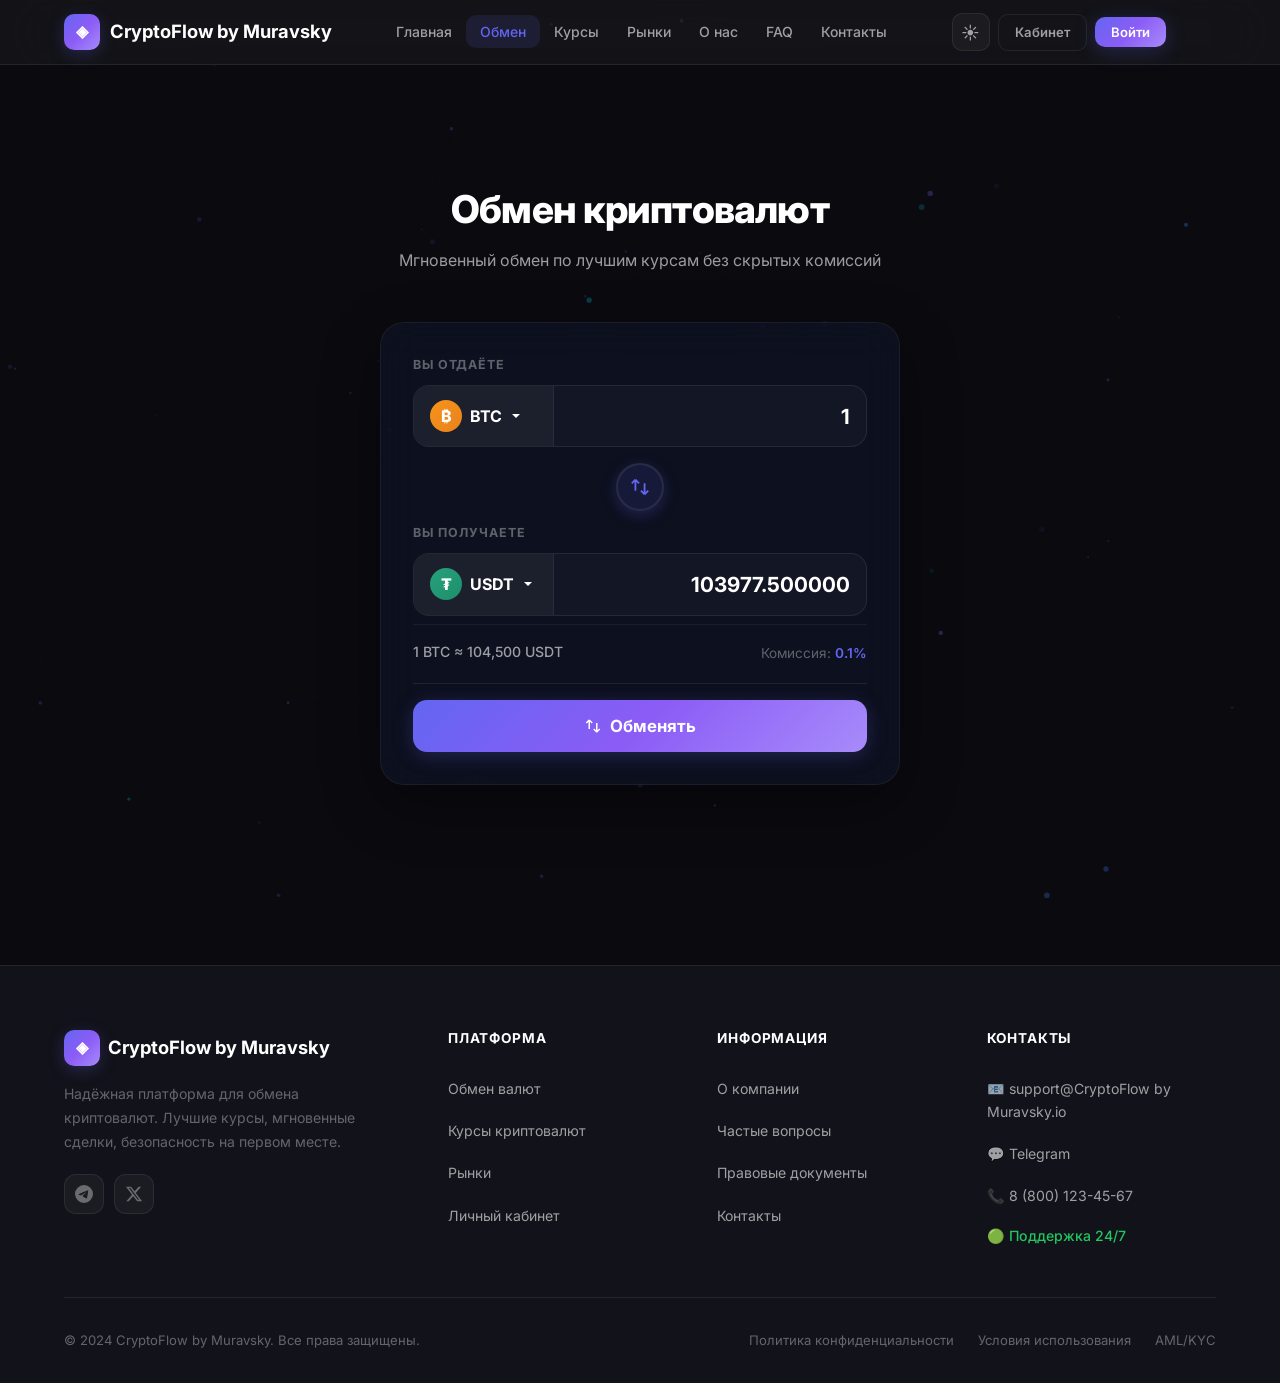
<file: crypto/exchange.html>
<!DOCTYPE html>
<html lang="ru">
<head>
  <meta charset="UTF-8">
  <meta name="viewport" content="width=device-width,initial-scale=1.0">
  <link rel="icon" type="image/svg+xml" href="img/favicon.svg">
    <title>Обмен криптовалют — CryptoFlow by Muravsky</title>
    <meta name="robots" content="index, follow">
    <meta name="description" content="Мгновенный обмен криптовалют на CryptoFlow by Muravsky. Лучшие курсы BTC, ETH, SOL.">
    <meta name="keywords" content="обмен криптовалют, swap, конвертер, BTC, ETH">
    <!-- Open Graph -->
    <meta property="og:type" content="website">
    <meta property="og:title" content="Обмен криптовалют — CryptoFlow by Muravsky">
    <meta property="og:description" content="Мгновенный обмен криптовалют на CryptoFlow by Muravsky. Лучшие курсы BTC, ETH, SOL.">
    <meta property="og:site_name" content="CryptoFlow by Muravsky">
    <meta property="og:locale" content="ru_RU">
    <meta property="og:image" content="img/og-cover.png">
    <!-- Twitter Card -->
    <meta name="twitter:card" content="summary_large_image">
    <meta name="twitter:title" content="Обмен криптовалют — CryptoFlow by Muravsky">
    <meta name="twitter:description" content="Мгновенный обмен криптовалют на CryptoFlow by Muravsky. Лучшие курсы BTC, ETH, SOL.">
  <link rel="stylesheet" href="css/styles.css">
  <link rel="stylesheet" href="css/pages.css">
  <link rel="stylesheet" href="css/components.css">
<style id="preloader-style">
  /* === PRELOADER === */
  .nx-preloader {
    position: fixed; inset: 0; z-index: 99999;
    background: #0F0B1E;
    display: flex; align-items: center; justify-content: center;
    flex-direction: column; gap: 24px;
    transition: opacity 0.5s, visibility 0.5s;
  }
  .nx-preloader.hidden { opacity: 0; visibility: hidden; pointer-events: none; }
  .nx-preloader-logo {
    width: 72px; height: 72px;
    animation: nx-pulse 1.5s ease-in-out infinite;
  }
  .nx-preloader-bar {
    width: 200px; height: 3px; background: rgba(108,92,231,0.2);
    border-radius: 4px; overflow: hidden;
  }
  .nx-preloader-bar::after {
    content: ''; display: block; height: 100%; width: 40%;
    background: linear-gradient(90deg, #6C5CE7, #06B6D4);
    border-radius: 4px;
    animation: nx-slide 1s ease-in-out infinite;
  }
  @keyframes nx-pulse {
    0%, 100% { transform: scale(1); opacity: 1; }
    50% { transform: scale(1.08); opacity: 0.7; }
  }
  @keyframes nx-slide {
    0% { transform: translateX(-100%); }
    100% { transform: translateX(350%); }
  }
</style>
<style id="zfix-global">
  /* Global z-index fix — контент поверх particles canvas */
  header, .header, nav, .navbar, main, .main,
  section, .container, .content, footer, .footer,
  .modal, .overlay, form, button, a, input,
  select, textarea, details, summary {
    position: relative;
    z-index: 2;
  }
  #nxParticles {
    z-index: 0 !important;
    pointer-events: none !important;
  }
  .nx-preloader.hidden {
    pointer-events: none !important;
  }
</style>
</head>
<body>
<!-- PRELOADER -->
<div class="nx-preloader" id="nxPreloader">
  <img src="img/favicon.svg" alt="CryptoFlow by Muravsky" class="nx-preloader-logo">
  <div class="nx-preloader-bar"></div>
</div>
<script>
window.addEventListener('load', function() {
  var p = document.getElementById('nxPreloader');
  if (p) { setTimeout(function(){ p.classList.add('hidden'); }, 400); }
});
</script>
  <!-- ========== HEADER ========== -->

  <!-- ========== MOBILE NAV ========== -->

  <!-- ===== EXCHANGE SECTION ===== -->
  <section class="section exchange-section">
    <div class="container">
      <div class="section-header" style="text-align:center;margin-bottom:48px;">
        <h1 class="section-title">Обмен криптовалют</h1>
        <p class="section-subtitle">Мгновенный обмен по лучшим курсам без скрытых комиссий</p>
      </div>

      <div class="exchange-card">
        <!-- FROM -->
        <div class="exchange-row">
          <label class="exchange-label">Вы отдаёте</label>
          <div class="exchange-input-group">
            <div class="ex-select" id="fromSelect">
              <button type="button" class="ex-select-btn" id="fromSelectBtn">
                    <span class="coin-icon-wrap"><span class="coin-icon coin-btc">₿</span></span>
                    <span class="coin-name" id="fromCoinName">BTC</span>
                    <svg width="12" height="12" viewBox="0 0 12 12" fill="currentColor"><path d="M2 4l4 4 4-4"/></svg>
                  </button>
              <div class="ex-dropdown" id="fromDropdown">
                <div class="ex-dropdown-search">
                  <input type="text" id="fromSearch" placeholder="Поиск валюты..." autocomplete="off">
                </div>
                <div class="ex-dropdown-list" id="fromList"></div>
              </div>
            </div>
            <input type="number" class="exchange-amount" id="fromAmount" placeholder="0.00" step="any">
          </div>
        </div>

        <!-- SWAP -->
        <div class="exchange-swap">
          <button type="button" class="swap-btn" id="swapBtn" title="Поменять местами">
            <svg width="22" height="22" viewBox="0 0 24 24" fill="none" stroke="currentColor" stroke-width="2">
              <path d="M7 16V4m0 0L3 8m4-4l4 4M17 8v12m0 0l4-4m-4 4l-4-4"/>
            </svg>
          </button>
        </div>

        <!-- TO -->
        <div class="exchange-row">
          <label class="exchange-label">Вы получаете</label>
          <div class="exchange-input-group">
            <div class="ex-select" id="toSelect">
              <button type="button" class="ex-select-btn" id="toSelectBtn">
                    <span class="coin-icon-wrap"><span class="coin-icon coin-usdt">₮</span></span>
                    <span class="coin-name" id="toCoinName">USDT</span>
                    <svg width="12" height="12" viewBox="0 0 12 12" fill="currentColor"><path d="M2 4l4 4 4-4"/></svg>
                  </button>
              <div class="ex-dropdown" id="toDropdown">
                <div class="ex-dropdown-search">
                  <input type="text" id="toSearch" placeholder="Поиск валюты..." autocomplete="off">
                </div>
                <div class="ex-dropdown-list" id="toList"></div>
              </div>
            </div>
            <input type="number" class="exchange-amount" id="toAmount" placeholder="0.00" readonly>
          </div>
        </div>

        <!-- RATE INFO -->
        <div class="exchange-info">
          <div class="exchange-rate" id="exchangeRate">1 BTC ≈ 104,500 USDT</div>
          <div class="exchange-fee">Комиссия: <span class="accent">0.1%</span></div>
        </div>

        <!-- BUTTON -->
        <button class="btn btn-primary exchange-submit" id="exchangeBtn" onclick="doExchange()">
          <svg width="18" height="18" viewBox="0 0 24 24" fill="none" stroke="currentColor" stroke-width="2"><path d="M7 16V4m0 0L3 8m4-4l4 4M17 8v12m0 0l4-4m-4 4l-4-4"/></svg>
          Обменять
        </button>
      </div>
    </div>
  </section>

  <!-- Auth Modal -->

  <script src="js/components.js"></script>
  <script src="js/main.js"></script>
<script>
(function(){
var coins=[
{id:"btc",name:"Bitcoin",symbol:"BTC",icon:"\u20BF",price:104500,cls:"coin-btc",type:"crypto"},
{id:"eth",name:"Ethereum",symbol:"ETH",icon:"\u039E",price:3280,cls:"coin-eth",type:"crypto"},
{id:"usdt",name:"Tether",symbol:"USDT",icon:"\u20AE",price:1,cls:"coin-usdt",type:"crypto"},
{id:"bnb",name:"BNB",symbol:"BNB",icon:"B",price:710,cls:"coin-bnb",type:"crypto"},
{id:"sol",name:"Solana",symbol:"SOL",icon:"S",price:178,cls:"coin-sol",type:"crypto"},
{id:"xrp",name:"Ripple",symbol:"XRP",icon:"X",price:2.48,cls:"coin-xrp",type:"crypto"},
{id:"ada",name:"Cardano",symbol:"ADA",icon:"A",price:0.82,cls:"coin-ada",type:"crypto"},
{id:"doge",name:"Dogecoin",symbol:"DOGE",icon:"D",price:0.24,cls:"coin-doge",type:"crypto"},
{id:"dot",name:"Polkadot",symbol:"DOT",icon:"\u25CF",price:8.9,cls:"coin-dot",type:"crypto"},
{id:"matic",name:"Polygon",symbol:"MATIC",icon:"M",price:0.58,cls:"coin-matic",type:"crypto"},
{id:"link",name:"Chainlink",symbol:"LINK",icon:"\u2B21",price:18.5,cls:"coin-link",type:"crypto"},
{id:"avax",name:"Avalanche",symbol:"AVAX",icon:"A",price:42,cls:"coin-avax",type:"crypto"},
{id:"uni",name:"Uniswap",symbol:"UNI",icon:"U",price:12.4,cls:"coin-uni",type:"crypto"},
{id:"ltc",name:"Litecoin",symbol:"LTC",icon:"\u0141",price:115,cls:"coin-ltc",type:"crypto"},
{id:"atom",name:"Cosmos",symbol:"ATOM",icon:"\u269B",price:11.2,cls:"coin-atom",type:"crypto"},
{id:"ton",name:"Toncoin",symbol:"TON",icon:"T",price:7.2,cls:"coin-ton",type:"crypto"},
{id:"trx",name:"TRON",symbol:"TRX",icon:"T",price:0.27,cls:"coin-trx",type:"crypto"},
{id:"shib",name:"Shiba Inu",symbol:"SHIB",icon:"S",price:0.000027,cls:"coin-shib",type:"crypto"},
{id:"near",name:"NEAR",symbol:"NEAR",icon:"N",price:6.5,cls:"coin-near",type:"crypto"},
{id:"arb",name:"Arbitrum",symbol:"ARB",icon:"A",price:1.1,cls:"coin-arb",type:"crypto"},
{id:"op",name:"Optimism",symbol:"OP",icon:"O",price:2.3,cls:"coin-op",type:"crypto"},
{id:"apt",name:"Aptos",symbol:"APT",icon:"A",price:8.2,cls:"coin-apt",type:"crypto"},
{id:"sui",name:"Sui",symbol:"SUI",icon:"S",price:3.6,cls:"coin-sui",type:"crypto"},
{id:"inj",name:"Injective",symbol:"INJ",icon:"I",price:24,cls:"coin-inj",type:"crypto"},
{id:"pepe",name:"Pepe",symbol:"PEPE",icon:"P",price:0.0000088,cls:"coin-pepe",type:"crypto"},
{id:"usd",name:"US Dollar",symbol:"USD",icon:"$",price:1,cls:"coin-usd",type:"fiat"},
{id:"eur",name:"Euro",symbol:"EUR",icon:"\u20AC",price:1.09,cls:"coin-eur",type:"fiat"},
{id:"rub",name:"Russian Ruble",symbol:"RUB",icon:"\u20BD",price:0.0106,cls:"coin-rub",type:"fiat"},
{id:"gbp",name:"British Pound",symbol:"GBP",icon:"\u00A3",price:1.27,cls:"coin-gbp",type:"fiat"},
{id:"cny",name:"Chinese Yuan",symbol:"CNY",icon:"\u00A5",price:0.138,cls:"coin-cny",type:"fiat"},
{id:"jpy",name:"Japanese Yen",symbol:"JPY",icon:"\u00A5",price:0.0067,cls:"coin-jpy",type:"fiat"},
{id:"try",name:"Turkish Lira",symbol:"TRY",icon:"\u20BA",price:0.031,cls:"coin-try",type:"fiat"},
{id:"uah",name:"Ukrainian Hryvnia",symbol:"UAH",icon:"\u20B4",price:0.024,cls:"coin-uah",type:"fiat"},
{id:"kzt",name:"Kazakh Tenge",symbol:"KZT",icon:"\u20B8",price:0.002,cls:"coin-kzt",type:"fiat"},
{id:"aed",name:"UAE Dirham",symbol:"AED",icon:"\u062F",price:0.272,cls:"coin-aed",type:"fiat"},
{id:"inr",name:"Indian Rupee",symbol:"INR",icon:"\u20B9",price:0.012,cls:"coin-inr",type:"fiat"},
{id:"chf",name:"Swiss Franc",symbol:"CHF",icon:"Fr",price:1.13,cls:"coin-chf",type:"fiat"},
{id:"pln",name:"Polish Zloty",symbol:"PLN",icon:"z\u0142",price:0.257,cls:"coin-pln",type:"fiat"},
{id:"gel",name:"Georgian Lari",symbol:"GEL",icon:"\u20BE",price:0.366,cls:"coin-gel",type:"fiat"}
];

var geckoMap={btc:"bitcoin",eth:"ethereum",usdt:"tether",bnb:"binancecoin",sol:"solana",xrp:"ripple",ada:"cardano",doge:"dogecoin",dot:"polkadot",matic:"matic-network",link:"chainlink",avax:"avalanche-2",uni:"uniswap",ltc:"litecoin",atom:"cosmos",ton:"the-open-network",trx:"tron",shib:"shiba-inu",near:"near",arb:"arbitrum",op:"optimism",apt:"aptos",sui:"sui",inj:"injective-protocol",pepe:"pepe"};

var fromCoin=coins[0],toCoin=coins[2];

function fetchPrices(){
  var ids=[];for(var k in geckoMap)ids.push(geckoMap[k]);
  fetch("https://api.coingecko.com/api/v3/simple/price?ids="+ids.join(",")+"&vs_currencies=usd")
    .then(function(r){return r.json()})
    .then(function(d){coins.forEach(function(c){if(c.type!=="crypto")return;var g=geckoMap[c.id];if(g&&d[g]&&d[g].usd)c.price=d[g].usd});calc()}).catch(function(){});
  fetch("https://api.exchangerate-api.com/v4/latest/USD")
    .then(function(r){return r.json()})
    .then(function(d){if(d&&d.rates)coins.forEach(function(c){if(c.type!=="fiat")return;if(d.rates[c.symbol])c.price=1/d.rates[c.symbol]});calc()}).catch(function(){});
}
fetchPrices();setInterval(fetchPrices,60000);

function renderList(listEl,searchEl,exclude,onSelect,filterType){
  var q=(searchEl.value||"").toLowerCase();
  var ft=filterType||"crypto";
  listEl.innerHTML="";
  var count=0;
  coins.forEach(function(c){
    if(c.id===exclude)return;
    if(c.type!==ft)return;
    if(q&&c.name.toLowerCase().indexOf(q)===-1&&c.symbol.toLowerCase().indexOf(q)===-1)return;
    count++;
    var it=document.createElement("div");it.className="ex-coin-item";
    var ps=c.price<0.01?c.price.toFixed(6):c.price.toLocaleString("en-US",{maximumFractionDigits:2});
    it.innerHTML="<span class=\"coin-icon "+c.cls+"\">"+c.icon+"</span><div class=\"coin-info\"><span class=\"coin-ticker\">"+c.symbol+"</span><span class=\"coin-fullname\">"+c.name+"</span></div><span class=\"coin-price\">$"+ps+"</span>";
    it.addEventListener("click",function(){onSelect(c)});
    listEl.appendChild(it);
  });
  if(count===0){var em=document.createElement("div");em.className="ex-coin-item";em.style.justifyContent="center";em.style.opacity="0.4";em.innerHTML="<span>Ничего не найдено</span>";listEl.appendChild(em)}
}

function buildTabs(dd,searchEl,listEl,exclude,onSelect){
  var old=dd.querySelector(".ex-dropdown-tabs");if(old)old.remove();
  var oldH=dd.querySelector(".ex-dropdown-header");if(oldH)oldH.style.display="none";
  var tabsDiv=document.createElement("div");tabsDiv.className="ex-dropdown-tabs";
  var cc=0,fc=0;
  coins.forEach(function(c){if(c.id===exclude)return;if(c.type==="crypto")cc++;if(c.type==="fiat")fc++});
  var bC=document.createElement("button");bC.type="button";bC.className="ex-dropdown-tab active";bC.setAttribute("data-tab","crypto");bC.innerHTML="\u26D3 Крипто <span class=\"tab-count\">"+cc+"</span>";
  var bF=document.createElement("button");bF.type="button";bF.className="ex-dropdown-tab";bF.setAttribute("data-tab","fiat");bF.innerHTML="\uD83C\uDFE6 Фиат <span class=\"tab-count\">"+fc+"</span>";
  tabsDiv.appendChild(bC);tabsDiv.appendChild(bF);
  var sw=dd.querySelector(".ex-search-wrap");
  if(sw)dd.insertBefore(tabsDiv,sw);else dd.insertBefore(tabsDiv,dd.firstChild);
  var at=dd._activeType||"crypto";
  bC.classList.toggle("active",at==="crypto");bF.classList.toggle("active",at==="fiat");
  function sw2(type){at=type;dd._activeType=type;bC.classList.toggle("active",type==="crypto");bF.classList.toggle("active",type==="fiat");renderList(listEl,searchEl,exclude,onSelect,type)}
  bC.addEventListener("click",function(e){e.preventDefault();e.stopPropagation();sw2("crypto")});
  bF.addEventListener("click",function(e){e.preventDefault();e.stopPropagation();sw2("fiat")});
  return at;
}

function setFrom(c){fromCoin=c;document.getElementById("fromCoinName").textContent=c.symbol;document.querySelector("#fromSelectBtn .coin-icon-wrap").innerHTML="<span class=\"coin-icon "+c.cls+"\">"+c.icon+"</span>";closeAll();calc()}
function setTo(c){toCoin=c;document.getElementById("toCoinName").textContent=c.symbol;document.querySelector("#toSelectBtn .coin-icon-wrap").innerHTML="<span class=\"coin-icon "+c.cls+"\">"+c.icon+"</span>";closeAll();calc()}

function closeAll(){
  var f=document.getElementById("fromDropdown"),t=document.getElementById("toDropdown");
  if(f){f.classList.remove("open");var x=f.querySelector(".ex-dropdown-tabs");if(x)x.remove()}
  if(t){t.classList.remove("open");var y=t.querySelector(".ex-dropdown-tabs");if(y)y.remove()}
}

function calc(){
  var a=parseFloat(document.getElementById("fromAmount").value)||0;
  var r=fromCoin.price/toCoin.price;var res=a*r*0.995;
  document.getElementById("toAmount").value=res?res.toFixed(6):"";
  var rs=r<0.001?r.toFixed(8):(r<1?r.toFixed(6):r.toLocaleString("en-US",{maximumFractionDigits:2}));
  document.getElementById("exchangeRate").textContent="1 "+fromCoin.symbol+" \u2248 "+rs+" "+toCoin.symbol;
}

function openDD(ddId,searchId,listId,exclude,onSelect){
  var dd=document.getElementById(ddId);if(!dd)return;
  dd.classList.add("open");
  var se=document.getElementById(searchId);if(se)se.value="";
  var list=document.getElementById(listId);
  var at=buildTabs(dd,se,list,exclude,onSelect);
  renderList(list,se,exclude,onSelect,at);
  if(se)se.focus();
}

document.addEventListener("click",function(e){
  var fb=document.getElementById("fromSelectBtn"),tb=document.getElementById("toSelectBtn");
  var fd=document.getElementById("fromDropdown"),td=document.getElementById("toDropdown");
  if(!fb||!tb)return;
  if(fb.contains(e.target)){e.preventDefault();e.stopPropagation();var w=fd.classList.contains("open");closeAll();if(!w)openDD("fromDropdown","fromSearch","fromList",toCoin.id,setFrom);return}
  if(tb.contains(e.target)){e.preventDefault();e.stopPropagation();var w2=td.classList.contains("open");closeAll();if(!w2)openDD("toDropdown","toSearch","toList",fromCoin.id,setTo);return}
  if(fd&&!fd.contains(e.target)&&td&&!td.contains(e.target))closeAll();
},true);

var fs=document.getElementById("fromSearch");if(fs)fs.addEventListener("input",function(){var fd=document.getElementById("fromDropdown");renderList(document.getElementById("fromList"),this,toCoin.id,setFrom,fd._activeType||"crypto")});
var ts=document.getElementById("toSearch");if(ts)ts.addEventListener("input",function(){var td=document.getElementById("toDropdown");renderList(document.getElementById("toList"),this,fromCoin.id,setTo,td._activeType||"crypto")});
var fa=document.getElementById("fromAmount");if(fa)fa.addEventListener("input",calc);
var sb=document.getElementById("swapBtn");if(sb)sb.addEventListener("click",function(){var t=fromCoin;setFrom(toCoin);setTo(t);calc()});

document.getElementById("fromAmount").value=1;calc();

var params=new URLSearchParams(window.location.search);
var pF=params.get("from"),pT=params.get("to"),pA=params.get("amount");
if(pF){var fc=coins.find(function(c){return c.symbol===pF});if(fc)setFrom(fc)}
if(pT){var tc=coins.find(function(c){return c.symbol===pT});if(tc)setTo(tc)}
if(pA){document.getElementById("fromAmount").value=pA;calc()}

window.exFromCoin=function(){return fromCoin};
window.exToCoin=function(){return toCoin};
console.log("exchange.js loaded: "+coins.length+" coins");
})();

function doExchange(){
  var amt=document.getElementById("fromAmount").value;
  if(!amt||parseFloat(amt)<=0){alert("Введите сумму");return}
  var result=document.getElementById("toAmount").value;
  var fc=window.exFromCoin(),tc=window.exToCoin();
  var o=document.createElement("div");
  o.style.cssText="position:fixed;top:0;left:0;width:100%;height:100%;background:rgba(0,0,0,0.85);z-index:10000;display:flex;align-items:center;justify-content:center;backdrop-filter:blur(10px)";
  o.innerHTML='<div style="background:linear-gradient(135deg,rgba(99,102,241,0.15),rgba(139,92,246,0.1));border:1px solid rgba(99,102,241,0.3);border-radius:24px;padding:48px;text-align:center;max-width:480px;width:90%"><div style="width:80px;height:80px;border-radius:50%;background:linear-gradient(135deg,#6366f1,#8b5cf6);display:flex;align-items:center;justify-content:center;margin:0 auto 24px;font-size:36px;color:#fff">\u2713</div><h2 style="color:#fff;margin-bottom:12px">Обмен успешен!</h2><p style="color:rgba(255,255,255,0.7);font-size:18px;margin-bottom:8px"><span class="coin-icon '+fc.cls+'" style="display:inline-flex;width:24px;height:24px;font-size:12px;vertical-align:middle;margin-right:4px">'+fc.icon+'</span>'+parseFloat(amt).toFixed(6)+" "+fc.symbol+'</p><p style="color:rgba(99,102,241,0.8);font-size:24px;margin-bottom:8px">\u2193</p><p style="color:rgba(255,255,255,0.7);font-size:18px;margin-bottom:24px"><span class="coin-icon '+tc.cls+'" style="display:inline-flex;width:24px;height:24px;font-size:12px;vertical-align:middle;margin-right:4px">'+tc.icon+'</span>'+parseFloat(result).toFixed(6)+" "+tc.symbol+'</p><button onclick="this.closest(\'div[style]\').parentElement.remove()" style="background:linear-gradient(135deg,#6366f1,#8b5cf6);color:#fff;border:none;padding:14px 40px;border-radius:12px;font-size:16px;cursor:pointer;font-weight:600">Закрыть</button></div>';
  document.body.appendChild(o);
}
</script>
<script src="js/particles.js"></script>
<script id="url-params-init">
/* Читаем параметры из URL (от калькулятора на главной) */
(function() {
  var params = new URLSearchParams(window.location.search);
  var fromCur = params.get('from');
  var toCur = params.get('to');
  var amount = params.get('amount');
  
  if (fromCur || toCur || amount) {
    console.log('[EXCHANGE] URL params:', { from: fromCur, to: toCur, amount: amount });
    
    document.addEventListener('DOMContentLoaded', function() {
      /* Пробуем заполнить поля */
      var inputs = document.querySelectorAll('input[type="number"], input[type="text"]');
      var selects = document.querySelectorAll('select');
      
      if (amount && inputs[0]) {
        inputs[0].value = amount;
        inputs[0].dispatchEvent(new Event('input', { bubbles: true }));
      }
      
      if (fromCur && selects[0]) {
        for (var i = 0; i < selects[0].options.length; i++) {
          if (selects[0].options[i].value === fromCur || selects[0].options[i].text.includes(fromCur)) {
            selects[0].selectedIndex = i;
            selects[0].dispatchEvent(new Event('change', { bubbles: true }));
            break;
          }
        }
      }
      
      if (toCur && selects[1]) {
        for (var i = 0; i < selects[1].options.length; i++) {
          if (selects[1].options[i].value === toCur || selects[1].options[i].text.includes(toCur)) {
            selects[1].selectedIndex = i;
            selects[1].dispatchEvent(new Event('change', { bubbles: true }));
            break;
          }
        }
      }
    });
  }
})();
</script>
</body>
</html>
</file>
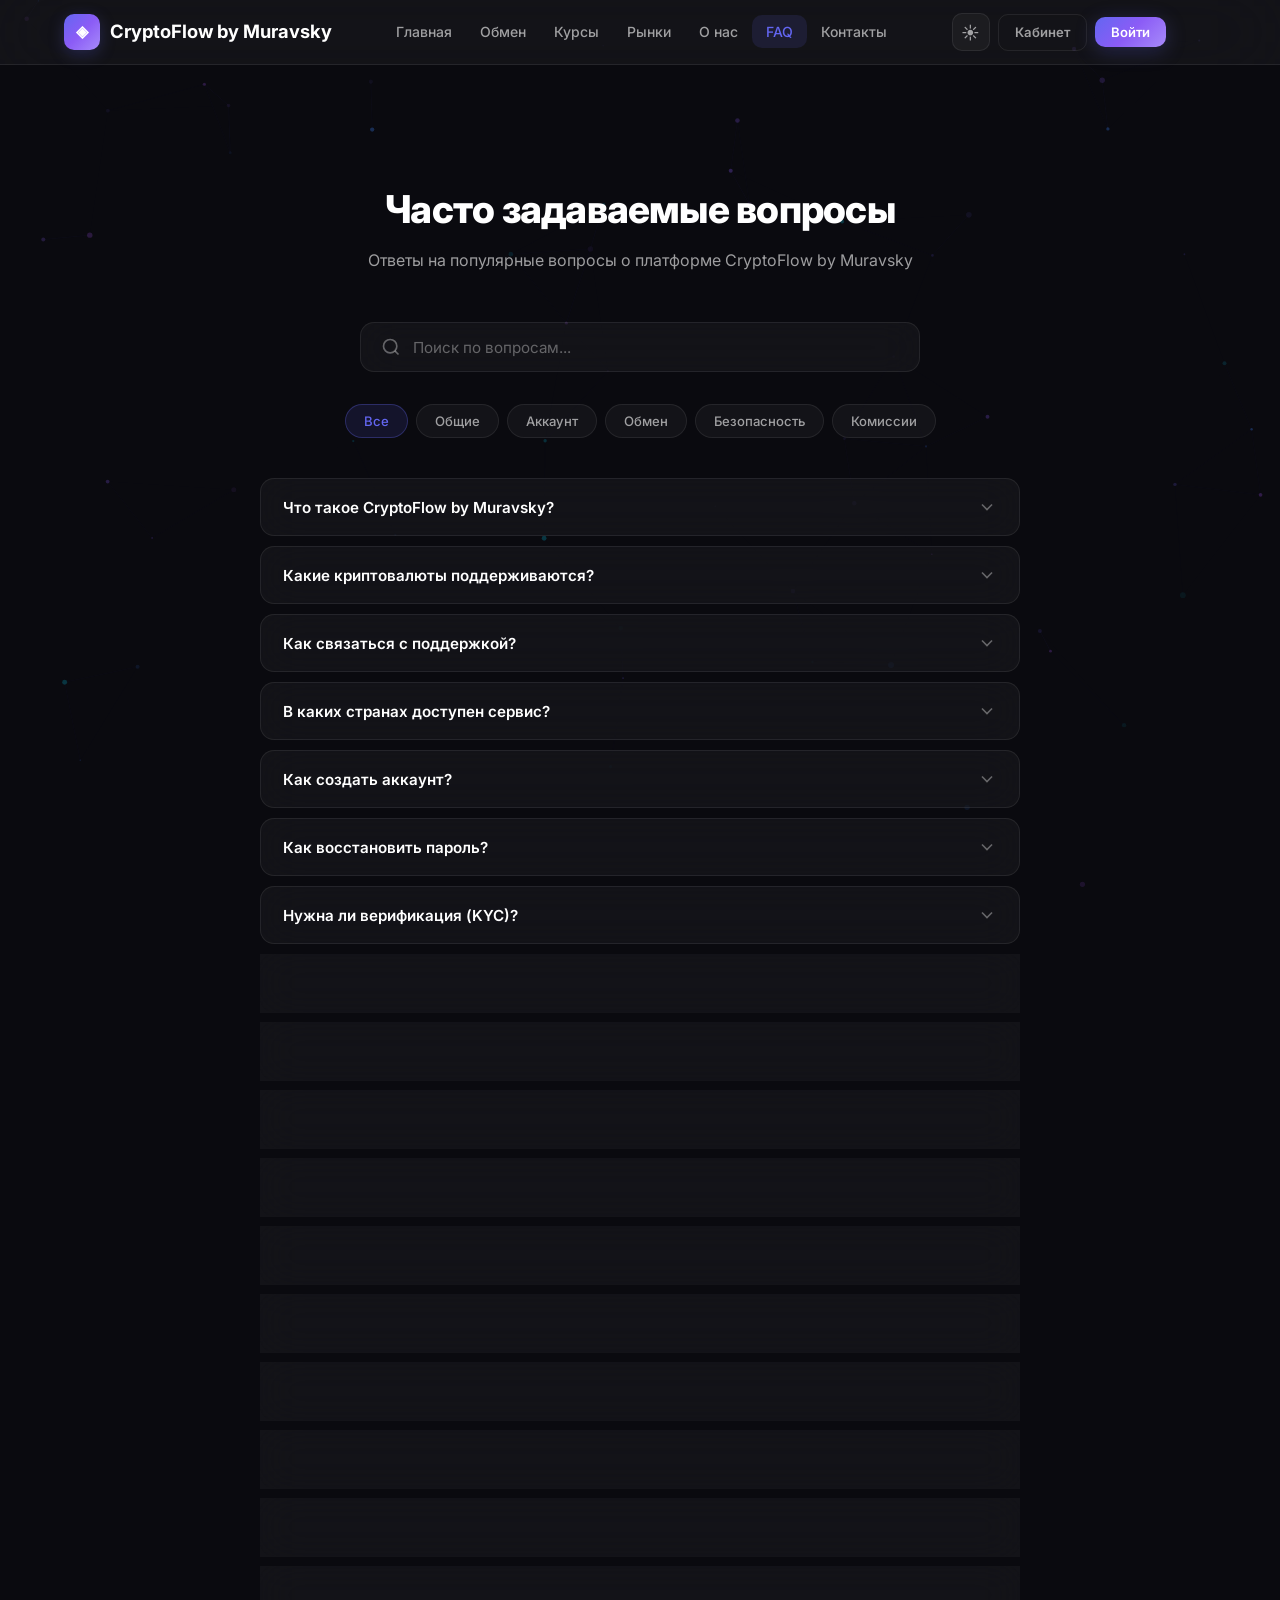
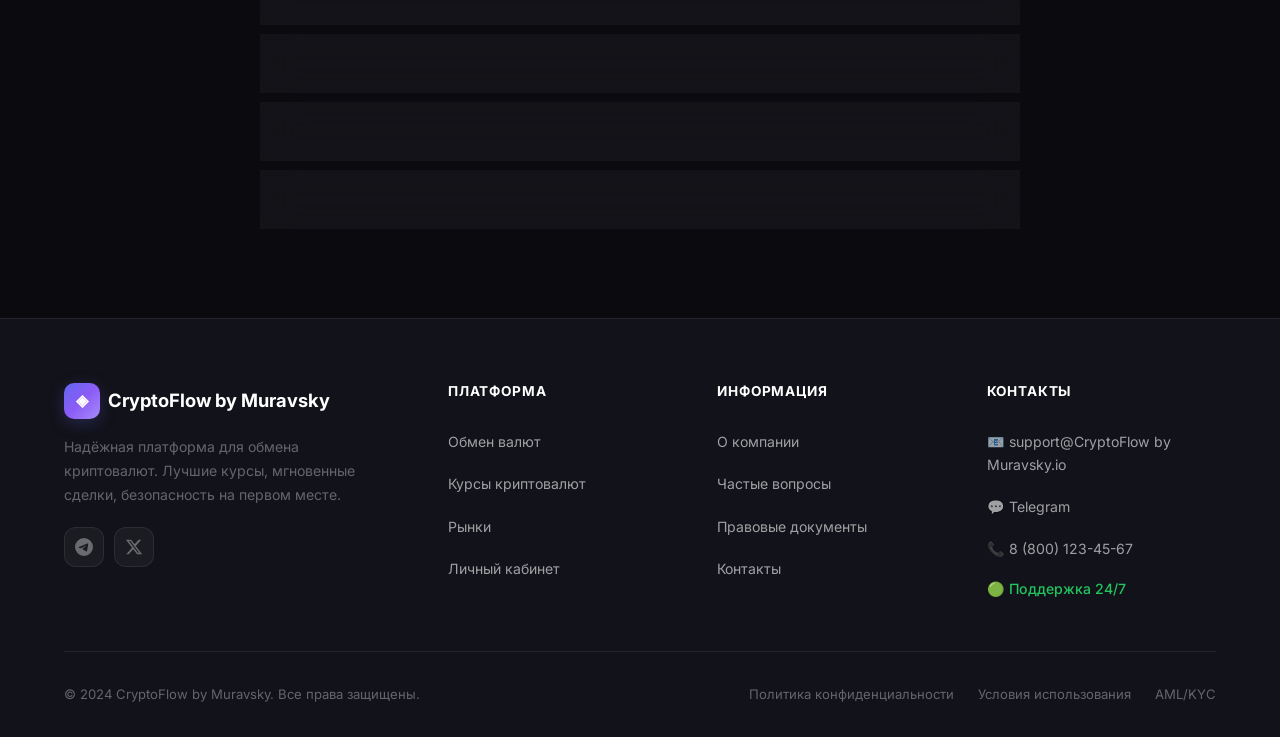
<file: crypto/faq.html>
﻿<!DOCTYPE html>
<html lang="ru">
<head>
  <meta charset="UTF-8">
  <meta name="viewport" content="width=device-width,initial-scale=1.0">
  <link rel="icon" type="image/svg+xml" href="img/favicon.svg">
  <title>FAQ — CryptoFlow by Muravsky</title>
  <meta name="robots" content="index, follow">
  <meta name="description" content="Ответы на частые вопросы о работе криптообменника CryptoFlow by Muravsky.">
  <meta name="keywords" content="FAQ, вопросы, помощь, криптовалюта, обмен">
  <meta property="og:type" content="website">
  <meta property="og:title" content="FAQ — CryptoFlow by Muravsky">
  <meta property="og:description" content="Ответы на частые вопросы о работе криптообменника CryptoFlow by Muravsky.">
  <meta property="og:site_name" content="CryptoFlow by Muravsky">
  <meta property="og:locale" content="ru_RU">
  <meta property="og:image" content="img/og-cover.png">
  <meta name="twitter:card" content="summary_large_image">
  <meta name="twitter:title" content="FAQ — CryptoFlow by Muravsky">
  <meta name="twitter:description" content="Ответы на частые вопросы о работе криптообменника CryptoFlow by Muravsky.">
  <link rel="stylesheet" href="css/styles.css">
  <link rel="stylesheet" href="css/pages.css">
  <link rel="stylesheet" href="css/components.css">
  <style>
    .nx-preloader{position:fixed;inset:0;z-index:99999;background:#0F0B1E;display:flex;align-items:center;justify-content:center;flex-direction:column;gap:24px;transition:opacity .5s,visibility .5s}
    .nx-preloader.hidden{opacity:0;visibility:hidden;pointer-events:none}
    .nx-preloader-logo{width:72px;height:72px;animation:nx-pulse 1.5s ease-in-out infinite}
    .nx-preloader-bar{width:200px;height:3px;background:rgba(108,92,231,.2);border-radius:4px;overflow:hidden}
    .nx-preloader-bar::after{content:'';display:block;height:100%;width:40%;background:linear-gradient(90deg,#6C5CE7,#06B6D4);border-radius:4px;animation:nx-slide 1s ease-in-out infinite}
    @keyframes nx-pulse{0%,100%{transform:scale(1);opacity:1}50%{transform:scale(1.08);opacity:.7}}
    @keyframes nx-slide{0%{transform:translateX(-100%)}100%{transform:translateX(350%)}}
    header,.header,nav,.navbar,main,section,.container,.content,.faq-section,.faq-list,.faq-item,.faq-question,.faq-answer,.faq-categories,.faq-search,footer,.footer,button,a,input,select,textarea{position:relative;z-index:2}
    #nxParticles{z-index:0!important;pointer-events:none!important}
    .faq-answer{max-height:0;opacity:0;overflow:hidden;transition:max-height .4s cubic-bezier(.4,0,.2,1),opacity .3s ease,padding .3s ease;padding-top:0;padding-bottom:0}
    .faq-item.open .faq-answer{opacity:1}
    .faq-chevron{transition:transform .3s ease}
    .faq-item.open .faq-chevron{transform:rotate(180deg)}
    .faq-item{transition:background .3s ease,border-color .3s ease}
    .faq-item:hover{background:rgba(108,92,231,.05);border-color:rgba(108,92,231,.3)}
  </style>
</head>
<body>

<!-- PRELOADER -->
<div class="nx-preloader" id="nxPreloader">
  <img src="img/favicon.svg" alt="CryptoFlow by Muravsky" class="nx-preloader-logo">
  <div class="nx-preloader-bar"></div>
</div>
<script>
window.addEventListener('load',function(){var p=document.getElementById('nxPreloader');if(p)setTimeout(function(){p.classList.add('hidden')},400)});
</script>

<!-- ========== HEADER ========== -->
<!-- ========== MOBILE NAV ========== -->

<section class="section faq-section">
  <div class="container">
    <div class="section-header" style="text-align:center;margin-bottom:48px;">
      <h1 class="section-title">Часто задаваемые вопросы</h1>
      <p class="section-subtitle">Ответы на популярные вопросы о платформе CryptoFlow by Muravsky</p>
    </div>

    <!-- Search -->
    <div class="faq-search-wrap">
      <div class="faq-search">
        <svg width="20" height="20" viewBox="0 0 24 24" fill="none" stroke="currentColor" stroke-width="2"><circle cx="11" cy="11" r="8"/><path d="M21 21l-4.35-4.35"/></svg>
        <input type="text" id="faqSearch" placeholder="Поиск по вопросам..." autocomplete="off">
      </div>
    </div>

    <!-- Categories -->
    <div class="faq-categories">
      <button class="faq-cat active" data-cat="all">Все</button>
      <button class="faq-cat" data-cat="general">Общие</button>
      <button class="faq-cat" data-cat="account">Аккаунт</button>
      <button class="faq-cat" data-cat="exchange">Обмен</button>
      <button class="faq-cat" data-cat="security">Безопасность</button>
      <button class="faq-cat" data-cat="fees">Комиссии</button>
    </div>

    <!-- FAQ Items -->
    <div class="faq-list" id="faqList">

      <!-- ===== GENERAL ===== -->
      <div class="faq-item" data-cat="general">
        <button class="faq-question">
          <span>Что такое CryptoFlow by Muravsky?</span>
          <svg class="faq-chevron" width="20" height="20" viewBox="0 0 24 24" fill="none" stroke="currentColor" stroke-width="2"><polyline points="6 9 12 15 18 9"/></svg>
        </button>
        <div class="faq-answer"><p>CryptoFlow by Muravsky — современная платформа для обмена криптовалют. Мы предоставляем актуальные рыночные данные, удобный обмен между криптовалютами и фиатными валютами, а также инструменты для анализа рынка.</p></div>
      </div>

      <div class="faq-item" data-cat="general">
        <button class="faq-question">
          <span>Какие криптовалюты поддерживаются?</span>
          <svg class="faq-chevron" width="20" height="20" viewBox="0 0 24 24" fill="none" stroke="currentColor" stroke-width="2"><polyline points="6 9 12 15 18 9"/></svg>
        </button>
        <div class="faq-answer"><p>Более 50 криптовалют: Bitcoin, Ethereum, Solana, XRP, BNB, Cardano, Polkadot, Polygon, TON и многие другие. Список постоянно расширяется.</p></div>
      </div>

      <div class="faq-item" data-cat="general">
        <button class="faq-question">
          <span>Как связаться с поддержкой?</span>
          <svg class="faq-chevron" width="20" height="20" viewBox="0 0 24 24" fill="none" stroke="currentColor" stroke-width="2"><polyline points="6 9 12 15 18 9"/></svg>
        </button>
        <div class="faq-answer"><p>Перейдите на страницу <a href="contact.html" style="color:var(--accent)">Контакты</a> или напишите на support@cryptoflow.io. Среднее время ответа — 2 часа. Поддержка работает 24/7.</p></div>
      </div>

      <div class="faq-item" data-cat="general">
        <button class="faq-question">
          <span>В каких странах доступен сервис?</span>
          <svg class="faq-chevron" width="20" height="20" viewBox="0 0 24 24" fill="none" stroke="currentColor" stroke-width="2"><polyline points="6 9 12 15 18 9"/></svg>
        </button>
        <div class="faq-answer"><p>CryptoFlow by Muravsky доступен в 140+ странах мира. Ограничения действуют для юрисдикций под санкциями. Полный список доступных стран — в разделе «О нас».</p></div>
      </div>

      <!-- ===== ACCOUNT ===== -->
      <div class="faq-item" data-cat="account">
        <button class="faq-question">
          <span>Как создать аккаунт?</span>
          <svg class="faq-chevron" width="20" height="20" viewBox="0 0 24 24" fill="none" stroke="currentColor" stroke-width="2"><polyline points="6 9 12 15 18 9"/></svg>
        </button>
        <div class="faq-answer"><p>Нажмите «Войти» → «Зарегистрироваться». Введите имя, email и пароль. После регистрации вы получите доступ к личному кабинету.</p></div>
      </div>

      <div class="faq-item" data-cat="account">
        <button class="faq-question">
          <span>Как восстановить пароль?</span>
          <svg class="faq-chevron" width="20" height="20" viewBox="0 0 24 24" fill="none" stroke="currentColor" stroke-width="2"><polyline points="6 9 12 15 18 9"/></svg>
        </button>
        <div class="faq-answer"><p>На странице входа нажмите «Забыли пароль?» и введите email. Мы отправим ссылку для сброса. Она действительна 24 часа.</p></div>
      </div>

      <div class="faq-item" data-cat="account">
        <button class="faq-question">
          <span>Нужна ли верификация (KYC)?</span>
          <svg class="faq-chevron" width="20" height="20" viewBox="0 0 24 24" fill="none" stroke="currentColor" stroke-width="2"><polyline points="6 9 12 15 18 9"/></svg>
        </button>
        <div class="faq-answer"><p>Для обменов до $1 000/день — нет. Для увеличения лимитов требуется базовая верификация: загрузите документ и сделайте селфи. Процедура занимает до 10 минут.</p></div>
      </div>

      <div class="faq-item" data-cat="account">
        <button class="faq-question">
          <span>Как удалить аккаунт?</span>
          <svg class="faq-chevron" width="20" height="20" viewBox="0 0 24 24" fill="none" stroke="currentColor" stroke-width="2"><polyline points="6 9 12 15 18 9"/></svg>
        </button>
        <div class="faq-answer"><p>Напишите в поддержку с привязанного email с темой «Удаление аккаунта». Мы удалим данные в течение 72 часов согласно GDPR.</p></div>
      </div>

      <!-- ===== EXCHANGE ===== -->
      <div class="faq-item" data-cat="exchange">
        <button class="faq-question">
          <span>Как происходит обмен?</span>
          <svg class="faq-chevron" width="20" height="20" viewBox="0 0 24 24" fill="none" stroke="currentColor" stroke-width="2"><polyline points="6 9 12 15 18 9"/></svg>
        </button>
        <div class="faq-answer"><p>Выберите пару, укажите сумму, нажмите «Обменять». Курс фиксируется на 30 секунд. После подтверждения операция занимает 1–30 минут.</p></div>
      </div>

      <div class="faq-item" data-cat="exchange">
        <button class="faq-question">
          <span>Минимальная и максимальная сумма обмена?</span>
          <svg class="faq-chevron" width="20" height="20" viewBox="0 0 24 24" fill="none" stroke="currentColor" stroke-width="2"><polyline points="6 9 12 15 18 9"/></svg>
        </button>
        <div class="faq-answer"><p>Минимум — $10. Максимум зависит от верификации: без KYC — $1 000/день, уровень 2 — $50 000/день, уровень 3 — без ограничений.</p></div>
      </div>

      <div class="faq-item" data-cat="exchange">
        <button class="faq-question">
          <span>Сколько времени занимает обмен?</span>
          <svg class="faq-chevron" width="20" height="20" viewBox="0 0 24 24" fill="none" stroke="currentColor" stroke-width="2"><polyline points="6 9 12 15 18 9"/></svg>
        </button>
        <div class="faq-answer"><p>Большинство — 5–15 минут. Bitcoin может занимать до 30 минут, Solana и XRP — менее 1 минуты.</p></div>
      </div>

      <div class="faq-item" data-cat="exchange">
        <button class="faq-question">
          <span>Можно ли отменить обмен?</span>
          <svg class="faq-chevron" width="20" height="20" viewBox="0 0 24 24" fill="none" stroke="currentColor" stroke-width="2"><polyline points="6 9 12 15 18 9"/></svg>
        </button>
        <div class="faq-answer"><p>До отправки средств — да. После отправки блокчейн-транзакции отменить обмен невозможно. Свяжитесь с поддержкой, если возникли проблемы.</p></div>
      </div>

      <!-- ===== SECURITY ===== -->
      <div class="faq-item" data-cat="security">
        <button class="faq-question">
          <span>Как защищены мои данные?</span>
          <svg class="faq-chevron" width="20" height="20" viewBox="0 0 24 24" fill="none" stroke="currentColor" stroke-width="2"><polyline points="6 9 12 15 18 9"/></svg>
        </button>
        <div class="faq-answer"><p>Шифрование AES-256, TLS 1.3, двухфакторная аутентификация (2FA), холодное хранение криптоактивов и регулярные аудиты безопасности.</p></div>
      </div>

      <div class="faq-item" data-cat="security">
        <button class="faq-question">
          <span>Что такое двухфакторная аутентификация (2FA)?</span>
          <svg class="faq-chevron" width="20" height="20" viewBox="0 0 24 24" fill="none" stroke="currentColor" stroke-width="2"><polyline points="6 9 12 15 18 9"/></svg>
        </button>
        <div class="faq-answer"><p>Дополнительная защита: при входе нужен одноразовый код из Google Authenticator или Authy. Настраивается в разделе «Настройки».</p></div>
      </div>

      <div class="faq-item" data-cat="security">
        <button class="faq-question">
          <span>Что делать при подозрительной активности?</span>
          <svg class="faq-chevron" width="20" height="20" viewBox="0 0 24 24" fill="none" stroke="currentColor" stroke-width="2"><polyline points="6 9 12 15 18 9"/></svg>
        </button>
        <div class="faq-answer"><p>Немедленно смените пароль и включите 2FA. Свяжитесь с поддержкой — мы заблокируем аккаунт до выяснения обстоятельств.</p></div>
      </div>

      <div class="faq-item" data-cat="security">
        <button class="faq-question">
          <span>Где хранятся средства пользователей?</span>
          <svg class="faq-chevron" width="20" height="20" viewBox="0 0 24 24" fill="none" stroke="currentColor" stroke-width="2"><polyline points="6 9 12 15 18 9"/></svg>
        </button>
        <div class="faq-answer"><p>95% средств хранятся на холодных кошельках офлайн. Горячие кошельки используются только для оперативных обменов и защищены мультиподписью.</p></div>
      </div>

      <!-- ===== FEES ===== -->
      <div class="faq-item" data-cat="fees">
        <button class="faq-question">
          <span>Какие комиссии на платформе?</span>
          <svg class="faq-chevron" width="20" height="20" viewBox="0 0 24 24" fill="none" stroke="currentColor" stroke-width="2"><polyline points="6 9 12 15 18 9"/></svg>
        </button>
        <div class="faq-answer"><p>От 0.1% до 0.5% в зависимости от пары и объёма. Сетевые комиссии блокчейна оплачиваются отдельно. Всё отображается перед подтверждением.</p></div>
      </div>

      <div class="faq-item" data-cat="fees">
        <button class="faq-question">
          <span>Есть ли скрытые комиссии?</span>
          <svg class="faq-chevron" width="20" height="20" viewBox="0 0 24 24" fill="none" stroke="currentColor" stroke-width="2"><polyline points="6 9 12 15 18 9"/></svg>
        </button>
        <div class="faq-answer"><p>Нет. Все комиссии прозрачно отображаются до подтверждения. Вы видите итоговую сумму к получению с учётом всех сборов.</p></div>
      </div>

      <div class="faq-item" data-cat="fees">
        <button class="faq-question">
          <span>Есть ли скидки на комиссию?</span>
          <svg class="faq-chevron" width="20" height="20" viewBox="0 0 24 24" fill="none" stroke="currentColor" stroke-width="2"><polyline points="6 9 12 15 18 9"/></svg>
        </button>
        <div class="faq-answer"><p>Да. При объёме обменов свыше $10 000/месяц комиссия снижается до 0.1%. Постоянные клиенты получают персональные условия.</p></div>
      </div>

      <div class="faq-item" data-cat="fees">
        <button class="faq-question">
          <span>Берётся ли комиссия за вывод?</span>
          <svg class="faq-chevron" width="20" height="20" viewBox="0 0 24 24" fill="none" stroke="currentColor" stroke-width="2"><polyline points="6 9 12 15 18 9"/></svg>
        </button>
        <div class="faq-answer"><p>Мы не берём комиссию за вывод. Оплачивается только сетевая комиссия блокчейна (gas fee), которая зависит от загруженности сети.</p></div>
      </div>

    </div>

    <!-- No results -->
    <div class="faq-empty" id="faqEmpty" style="display:none;">
      <p>По вашему запросу ничего не найдено. Попробуйте изменить запрос или <a href="contact.html" style="color:var(--accent)">свяжитесь с нами</a>.</p>
    </div>

  </div>
</section>

<script src="js/components.js"></script>
<script src="js/main.js"></script>
<script src="js/particles.js"></script>


</body>
</html>
</file>
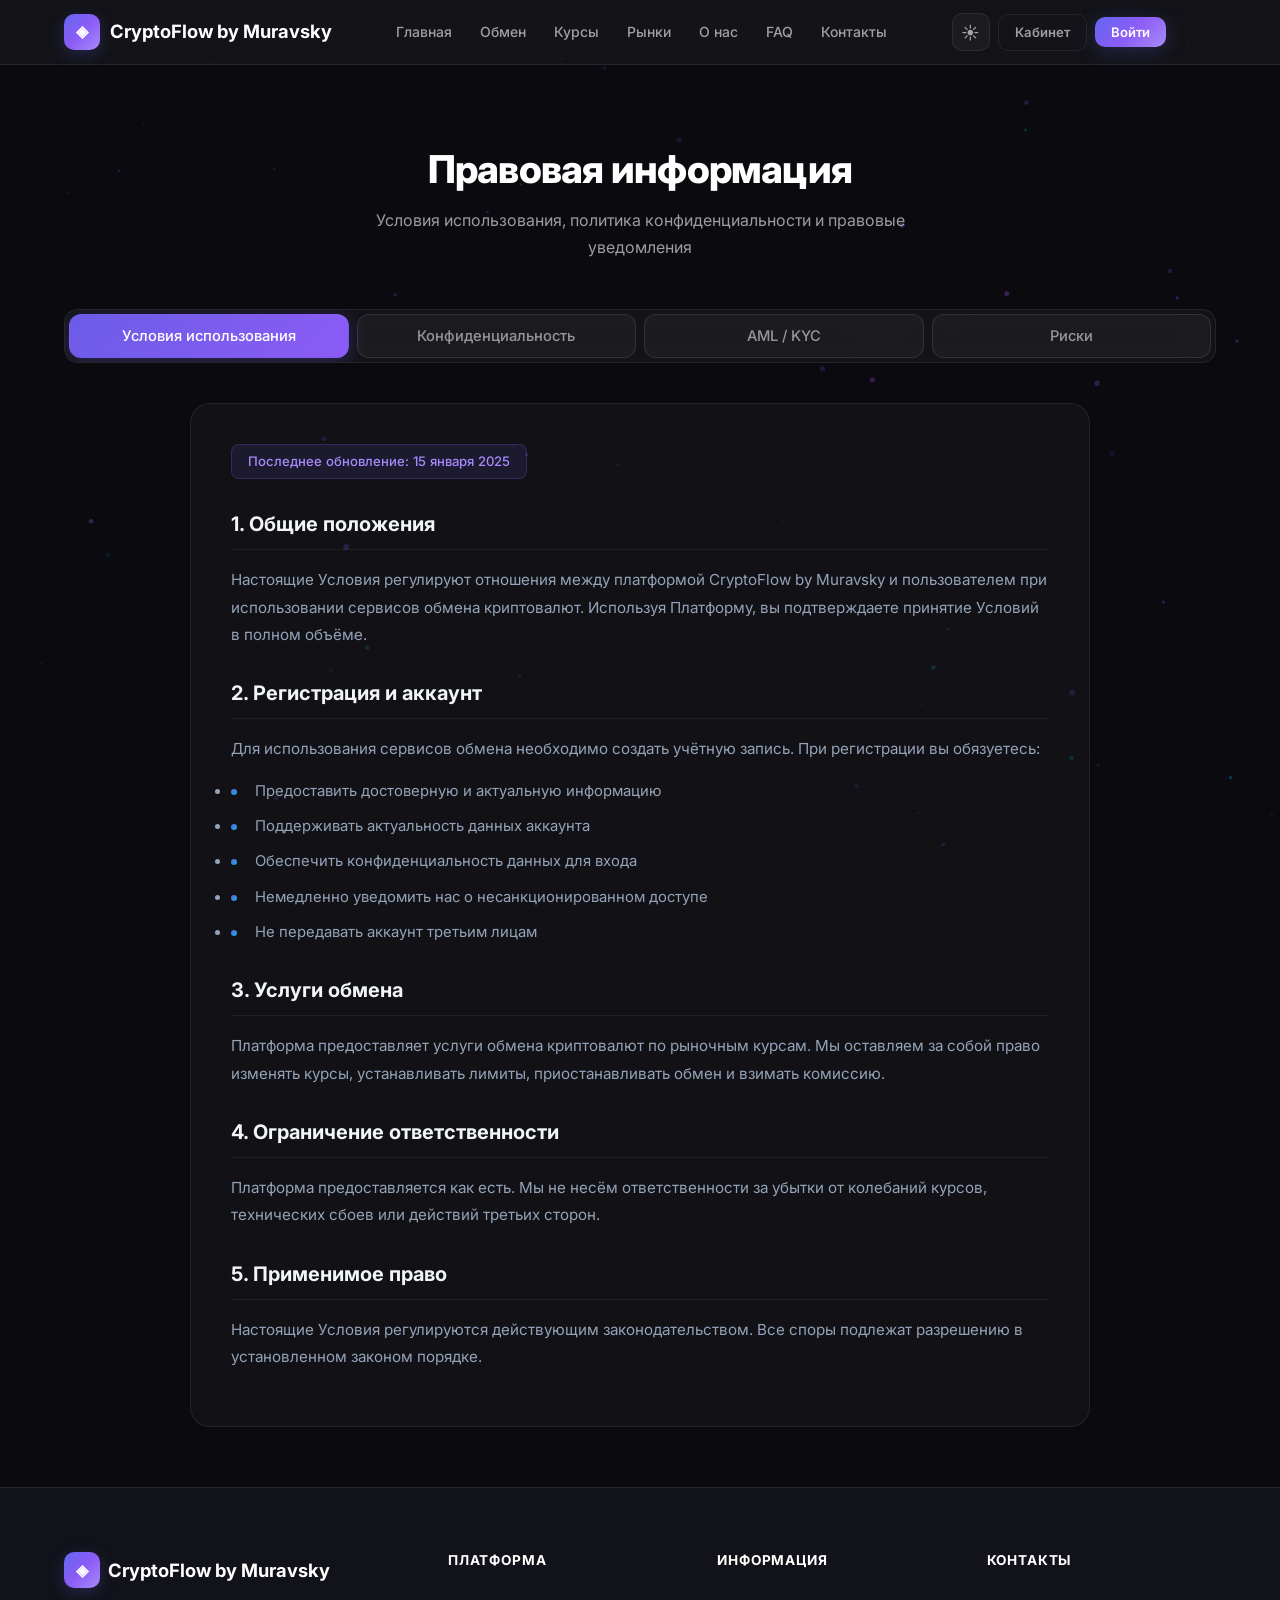
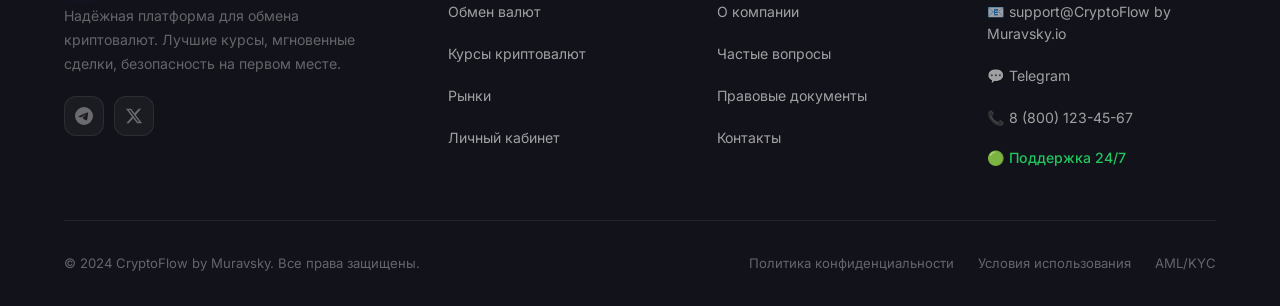
<file: crypto/legal.html>
﻿<!DOCTYPE html>
<html lang="ru">
<head>
  <meta charset="UTF-8">
  <meta name="viewport" content="width=device-width,initial-scale=1.0">
  <link rel="icon" type="image/svg+xml" href="img/favicon.svg">
  <title>Правовая информация — CryptoFlow by Muravsky</title>
  <meta name="robots" content="index, follow">
  <meta name="description" content="Условия использования и политика конфиденциальности CryptoFlow by Muravsky.">
  <meta name="keywords" content="правовая информация, условия, конфиденциальность, CryptoFlow by Muravsky">
  <meta property="og:type" content="website">
  <meta property="og:title" content="Правовая информация — CryptoFlow by Muravsky">
  <meta property="og:description" content="Условия использования и политика конфиденциальности CryptoFlow by Muravsky.">
  <meta property="og:site_name" content="CryptoFlow by Muravsky">
  <meta property="og:locale" content="ru_RU">
  <meta property="og:image" content="img/og-cover.png">
  <meta name="twitter:card" content="summary_large_image">
  <meta name="twitter:title" content="Правовая информация — CryptoFlow by Muravsky">
  <meta name="twitter:description" content="Условия использования и политика конфиденциальности CryptoFlow by Muravsky.">
  <link rel="stylesheet" href="css/styles.css">
  <link rel="stylesheet" href="css/pages.css">
  <link rel="stylesheet" href="css/components.css">

<style id="preloader-style">
  .nx-preloader {
    position: fixed; inset: 0; z-index: 99999;
    background: #0F0B1E;
    display: flex; align-items: center; justify-content: center;
    flex-direction: column; gap: 24px;
    transition: opacity 0.5s, visibility 0.5s;
  }
  .nx-preloader.hidden { opacity: 0; visibility: hidden; pointer-events: none; }
  .nx-preloader-logo { width: 72px; height: 72px; animation: nx-pulse 1.5s ease-in-out infinite; }
  .nx-preloader-bar { width: 200px; height: 3px; background: rgba(108,92,231,0.2); border-radius: 4px; overflow: hidden; }
  .nx-preloader-bar::after {
    content: ''; display: block; height: 100%; width: 40%;
    background: linear-gradient(90deg, #6C5CE7, #06B6D4);
    border-radius: 4px; animation: nx-slide 1s ease-in-out infinite;
  }
  @keyframes nx-pulse { 0%,100%{transform:scale(1);opacity:1}50%{transform:scale(1.08);opacity:.7} }
  @keyframes nx-slide { 0%{transform:translateX(-100%)}100%{transform:translateX(350%)} }
</style>

<style id="zfix-global">
  header,.header,nav,.navbar,main,.main,section,.container,.content,footer,.footer,
  .modal,.overlay,form,button,a,input,select,textarea,details,summary {
    position: relative; z-index: 2;
  }
  #nxParticles { z-index: 0 !important; pointer-events: none !important; }
  .nx-preloader.hidden { pointer-events: none !important; }
</style>

<style id="legal-styles">
  /* ===== LEGAL PAGE STYLES ===== */
  .legal-section { padding: 80px 0 60px; }

  .legal-tabs {
    display: flex; gap: 8px; flex-wrap: wrap;
    justify-content: center; margin-bottom: 40px;
  }
  .legal-tab {
    padding: 12px 24px; border-radius: 12px; border: 1px solid rgba(255,255,255,0.1);
    background: rgba(255,255,255,0.04); color: rgba(255,255,255,0.55);
    font-size: 0.92rem; font-weight: 500; cursor: pointer;
    transition: all 0.3s ease;
  }
  .legal-tab:hover {
    background: rgba(255,255,255,0.08); color: rgba(255,255,255,0.8);
    border-color: rgba(255,255,255,0.2);
  }
  .legal-tab.active {
    background: linear-gradient(135deg, #6C5CE7, #8B5CF6);
    color: #fff; border-color: transparent;
    box-shadow: 0 4px 20px rgba(108,92,231,0.3);
  }

  /* Контент табов */
  .legal-content {
    display: none;
    max-width: 900px; margin: 0 auto;
    animation: legalFadeIn 0.4s ease;
  }
  .legal-content.active { display: block !important; }

  @keyframes legalFadeIn {
    from { opacity: 0; transform: translateY(16px); }
    to { opacity: 1; transform: translateY(0); }
  }

  .legal-card {
    background: rgba(255,255,255,0.03);
    border: 1px solid rgba(255,255,255,0.08);
    border-radius: 20px; padding: 40px;
    backdrop-filter: blur(10px);
  }

  .legal-updated {
    display: inline-block; padding: 6px 16px;
    background: rgba(108,92,231,0.12); border: 1px solid rgba(108,92,231,0.25);
    border-radius: 8px; color: #a78bfa; font-size: 0.82rem;
    font-weight: 500; margin-bottom: 32px;
  }

  .legal-heading {
    font-size: 1.25rem; font-weight: 700; color: #f1f5f9;
    margin: 32px 0 16px; padding-bottom: 12px;
    border-bottom: 1px solid rgba(255,255,255,0.06);
  }
  .legal-heading:first-of-type { margin-top: 0; }

  .legal-text {
    color: #94a3b8; font-size: 0.95rem; line-height: 1.8;
    margin-bottom: 16px;
  }

  .legal-list {
    list-style: none; padding: 0; margin: 12px 0 24px;
  }
  .legal-list li {
    position: relative; padding-left: 24px; margin-bottom: 10px;
    color: #94a3b8; font-size: 0.93rem; line-height: 1.7;
  }
  .legal-list li::before {
    content: ''; position: absolute; left: 0; top: 10px;
    width: 6px; height: 6px; border-radius: 50%;
    background: linear-gradient(135deg, #6C5CE7, #06B6D4);
  }
  .legal-list li strong { color: #e2e8f0; }

  .legal-risk-alert {
    display: flex; gap: 16px; align-items: flex-start;
    padding: 20px 24px; border-radius: 14px;
    background: rgba(239,68,68,0.06);
    border: 1px solid rgba(239,68,68,0.2);
    margin: 16px 0 28px;
  }
  .legal-risk-alert .risk-icon { font-size: 1.6rem; flex-shrink: 0; }
  .legal-risk-alert p { color: #fca5a5; font-size: 0.93rem; line-height: 1.7; margin: 0; }

  @media (max-width: 640px) {
    .legal-tabs { gap: 6px; }
    .legal-tab { padding: 10px 16px; font-size: 0.82rem; }
    .legal-card { padding: 24px 20px; }
    .legal-heading { font-size: 1.1rem; }
  }
</style>
</head>
<body>

<!-- PRELOADER -->
<div class="nx-preloader" id="nxPreloader">
  <img src="img/favicon.svg" alt="CryptoFlow by Muravsky" class="nx-preloader-logo">
  <div class="nx-preloader-bar"></div>
</div>
<script>
window.addEventListener('load', function() {
  var p = document.getElementById('nxPreloader');
  if (p) { setTimeout(function(){ p.classList.add('hidden'); }, 400); }
});
</script>

  <!-- ========== HEADER ========== -->
  <!-- ========== MOBILE NAV ========== -->

  <section class="section legal-section">
    <div class="container">
      <div class="section-header" style="text-align:center;margin-bottom:48px;">
        <h1 class="section-title">Правовая информация</h1>
        <p class="section-subtitle">Условия использования, политика конфиденциальности и правовые уведомления</p>
      </div>

      <div class="legal-tabs">
        <button class="legal-tab active" data-tab="terms">Условия использования</button>
        <button class="legal-tab" data-tab="privacy">Конфиденциальность</button>
        <button class="legal-tab" data-tab="aml">AML / KYC</button>
        <button class="legal-tab" data-tab="risks">Риски</button>
      </div>

      <!-- TAB: Условия использования -->
      <div class="legal-content active" id="tab-terms">
        <div class="legal-card">
          <div class="legal-updated">Последнее обновление: 15 января 2025</div>
          <h2 class="legal-heading">1. Общие положения</h2>
          <p class="legal-text">Настоящие Условия регулируют отношения между платформой CryptoFlow by Muravsky и пользователем при использовании сервисов обмена криптовалют. Используя Платформу, вы подтверждаете принятие Условий в полном объёме.</p>
          <h2 class="legal-heading">2. Регистрация и аккаунт</h2>
          <p class="legal-text">Для использования сервисов обмена необходимо создать учётную запись. При регистрации вы обязуетесь:</p>
          <ul class="legal-list">
            <li>Предоставить достоверную и актуальную информацию</li>
            <li>Поддерживать актуальность данных аккаунта</li>
            <li>Обеспечить конфиденциальность данных для входа</li>
            <li>Немедленно уведомить нас о несанкционированном доступе</li>
            <li>Не передавать аккаунт третьим лицам</li>
          </ul>
          <h2 class="legal-heading">3. Услуги обмена</h2>
          <p class="legal-text">Платформа предоставляет услуги обмена криптовалют по рыночным курсам. Мы оставляем за собой право изменять курсы, устанавливать лимиты, приостанавливать обмен и взимать комиссию.</p>
          <h2 class="legal-heading">4. Ограничение ответственности</h2>
          <p class="legal-text">Платформа предоставляется как есть. Мы не несём ответственности за убытки от колебаний курсов, технических сбоев или действий третьих сторон.</p>
          <h2 class="legal-heading">5. Применимое право</h2>
          <p class="legal-text">Настоящие Условия регулируются действующим законодательством. Все споры подлежат разрешению в установленном законом порядке.</p>
        </div>
      </div>

      <!-- TAB: Конфиденциальность -->
      <div class="legal-content" id="tab-privacy">
        <div class="legal-card">
          <div class="legal-updated">Последнее обновление: 15 января 2025</div>
          <h2 class="legal-heading">1. Собираемые данные</h2>
          <ul class="legal-list">
            <li><strong>Идентификационные:</strong> имя, фамилия, дата рождения</li>
            <li><strong>Контактные:</strong> email, номер телефона</li>
            <li><strong>Верификация:</strong> документы KYC</li>
            <li><strong>Технические:</strong> IP-адрес, браузер, устройство</li>
            <li><strong>Транзакционные:</strong> история обменов, адреса кошельков</li>
          </ul>
          <h2 class="legal-heading">2. Цели обработки</h2>
          <p class="legal-text">Данные обрабатываются для предоставления услуг, выполнения KYC/AML, улучшения платформы и обеспечения безопасности.</p>
          <h2 class="legal-heading">3. Хранение и защита</h2>
          <p class="legal-text">Применяются стандарты AES-256, TLS 1.3. Данные хранятся на защищённых серверах с ограниченным доступом.</p>
          <h2 class="legal-heading">4. Права пользователя</h2>
          <p class="legal-text">Вы можете запрашивать доступ, исправление или удаление данных. Обращайтесь через форму обратной связи на странице контактов.</p>
        </div>
      </div>

      <!-- TAB: AML / KYC -->
      <div class="legal-content" id="tab-aml">
        <div class="legal-card">
          <div class="legal-updated">Последнее обновление: 15 января 2025</div>
          <h2 class="legal-heading">Политика AML</h2>
          <p class="legal-text">CryptoFlow by Muravsky соблюдает международные стандарты противодействия отмыванию денег и финансированию терроризма.</p>
          <h2 class="legal-heading">Процедура KYC</h2>
          <ul class="legal-list">
            <li><strong>Уровень 1:</strong> Email + телефон — лимит до $1,000/день</li>
            <li><strong>Уровень 2:</strong> Документ удостоверяющий личность — до $50,000/день</li>
            <li><strong>Уровень 3:</strong> Подтверждение адреса + селфи — без лимитов</li>
          </ul>
          <h2 class="legal-heading">Мониторинг</h2>
          <p class="legal-text">Все транзакции проходят автоматический мониторинг. Подозрительные операции приостанавливаются для проверки.</p>
        </div>
      </div>

      <!-- TAB: Риски -->
      <div class="legal-content" id="tab-risks">
        <div class="legal-card">
          <div class="legal-updated">Последнее обновление: 15 января 2025</div>
          <h2 class="legal-heading">Предупреждение о рисках</h2>
          <div class="legal-risk-alert">
            <span class="risk-icon">&#9888;</span>
            <p>Торговля криптовалютами сопряжена с высоким уровнем риска. Стоимость цифровых активов может значительно колебаться. Вы можете потерять часть или все инвестированные средства.</p>
          </div>
          <h2 class="legal-heading">Виды рисков</h2>
          <ul class="legal-list">
            <li><strong>Рыночный риск:</strong> цены криптовалют могут резко измениться в любое время</li>
            <li><strong>Технологический риск:</strong> уязвимости блокчейна, ошибки смарт-контрактов</li>
            <li><strong>Регуляторный риск:</strong> изменения законодательства могут повлиять на доступность сервисов</li>
            <li><strong>Операционный риск:</strong> ошибки при вводе адресов кошельков необратимы</li>
            <li><strong>Риск ликвидности:</strong> некоторые активы могут быть трудно продать по справедливой цене</li>
          </ul>
          <h2 class="legal-heading">Рекомендации</h2>
          <ul class="legal-list">
            <li>Инвестируйте только те средства, потерю которых можете себе позволить</li>
            <li>Диверсифицируйте портфель</li>
            <li>Проводите собственное исследование (DYOR) перед каждой сделкой</li>
            <li>Используйте двухфакторную аутентификацию</li>
            <li>Храните крупные суммы на холодных кошельках</li>
          </ul>
        </div>
      </div>

    </div>
  </section>

  <script src="js/components.js"></script>
  <script src="js/main.js"></script>
  <!-- Legal tabs handled by main.js -->
  <script src="js/particles.js"></script>
</body>
</html>
</file>
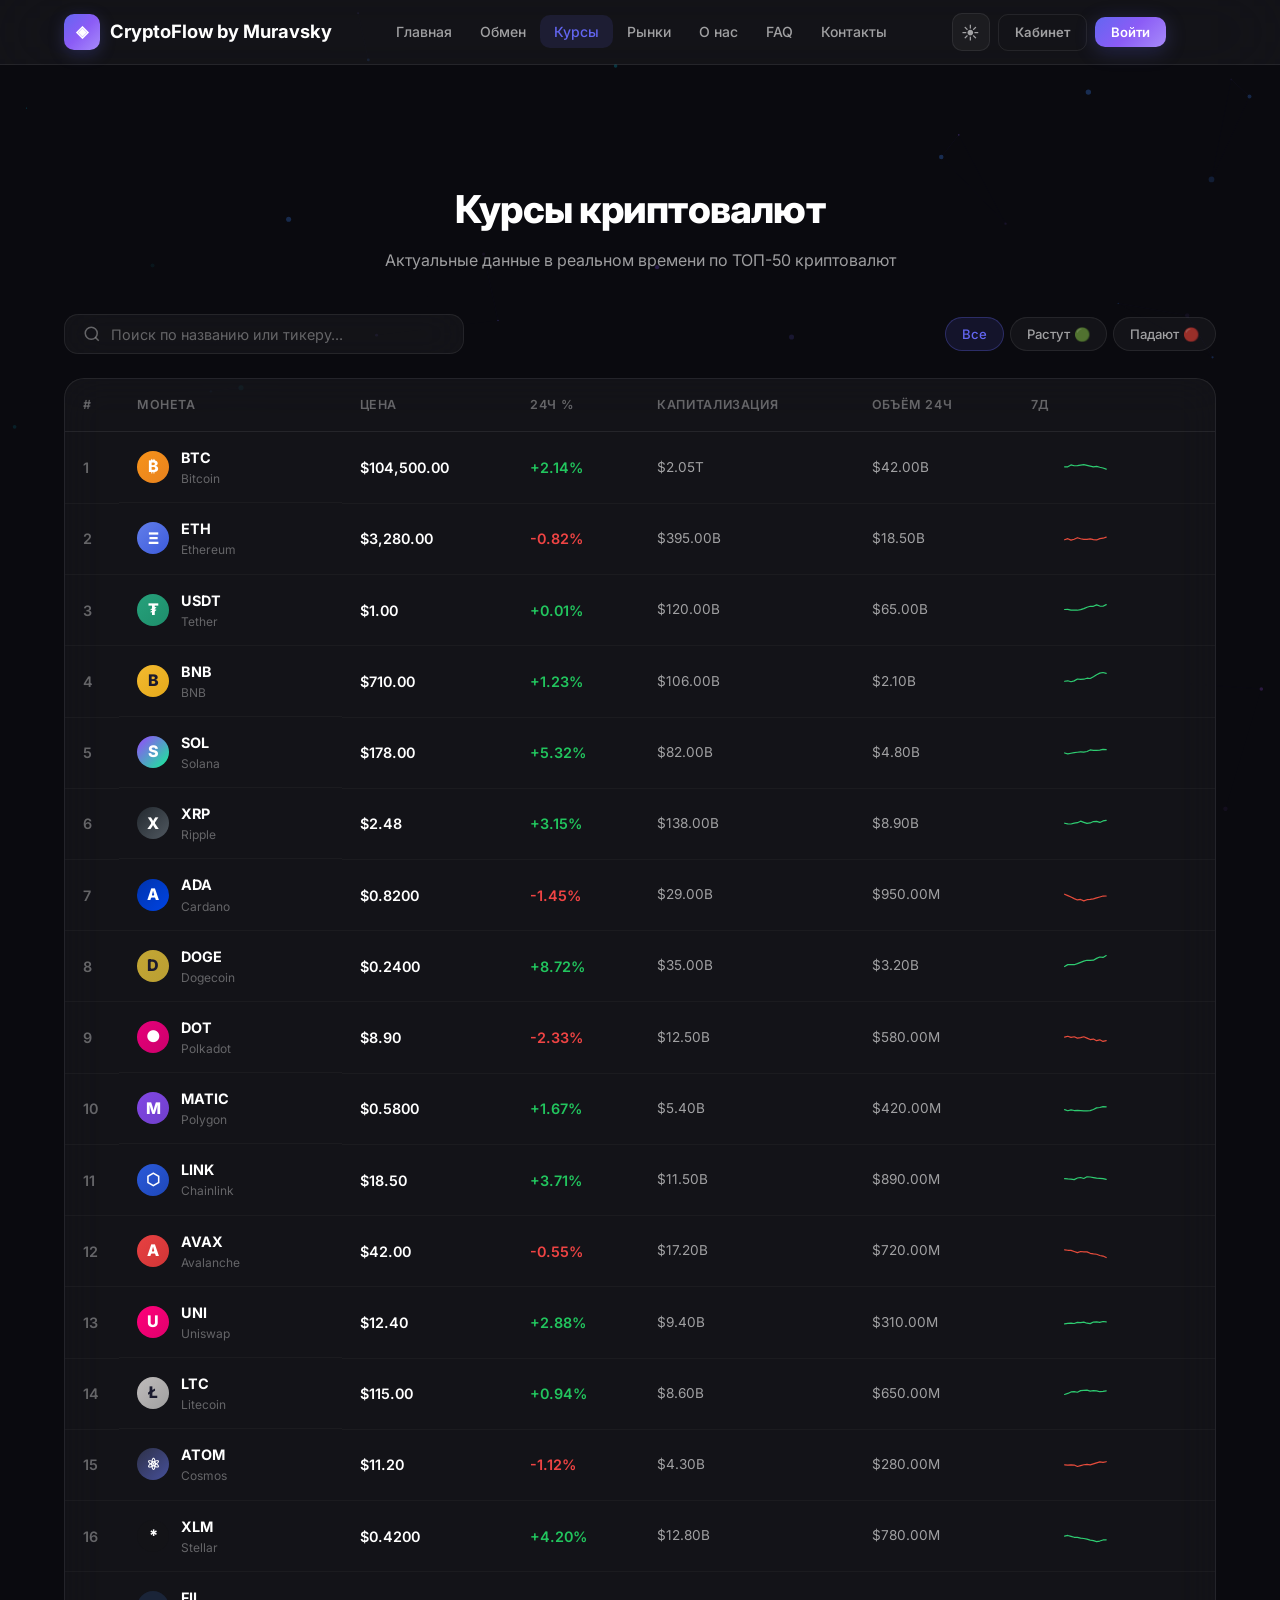
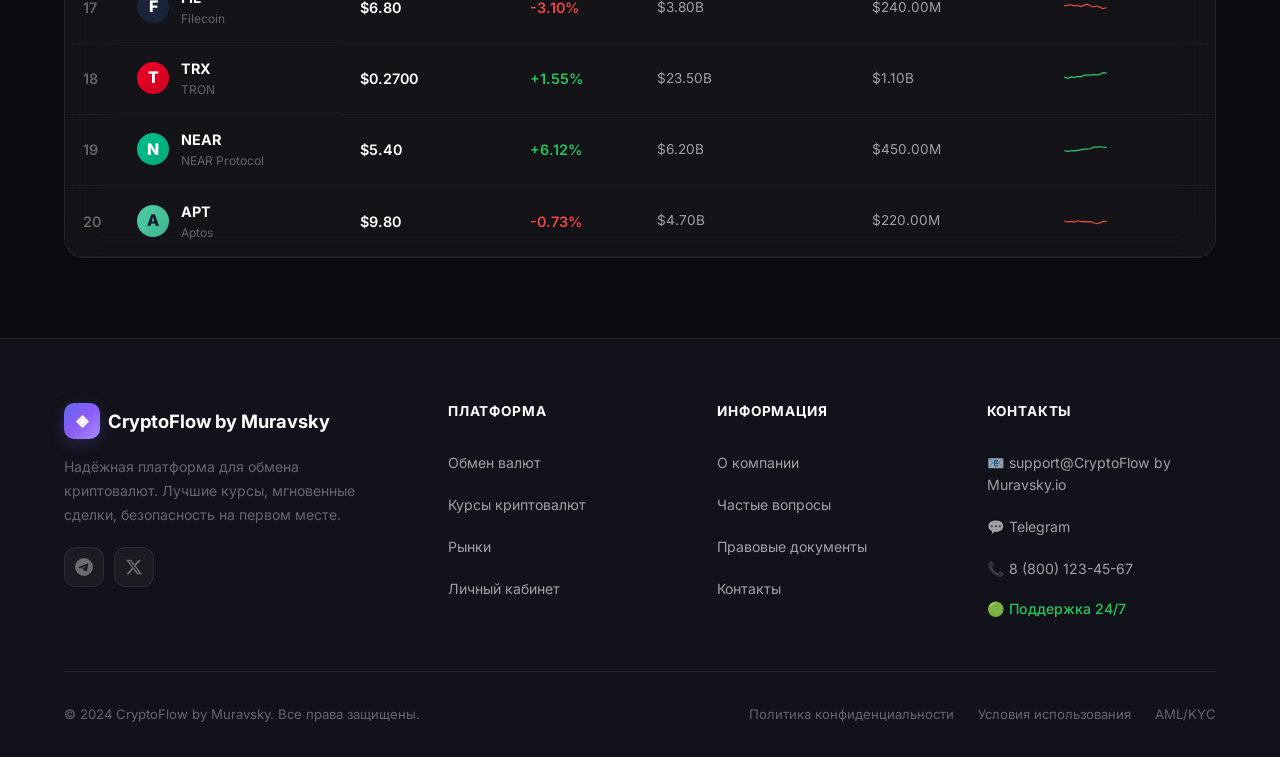
<file: crypto/rates.html>
﻿<!DOCTYPE html>
<html lang="ru">
<head>
  <meta charset="UTF-8">
  <meta name="viewport" content="width=device-width,initial-scale=1.0">
  <link rel="icon" type="image/svg+xml" href="img/favicon.svg">
    <title>Курсы криптовалют — CryptoFlow by Muravsky</title>
    <meta name="robots" content="index, follow">
    <meta name="description" content="Таблица актуальных курсов криптовалют на CryptoFlow by Muravsky.">
    <meta name="keywords" content="курсы, цены, криптовалюты, биткоин, эфириум">
    <!-- Open Graph -->
    <meta property="og:type" content="website">
    <meta property="og:title" content="Курсы криптовалют — CryptoFlow by Muravsky">
    <meta property="og:description" content="Таблица актуальных курсов криптовалют на CryptoFlow by Muravsky.">
    <meta property="og:site_name" content="CryptoFlow by Muravsky">
    <meta property="og:locale" content="ru_RU">
    <meta property="og:image" content="img/og-cover.png">
    <!-- Twitter Card -->
    <meta name="twitter:card" content="summary_large_image">
    <meta name="twitter:title" content="Курсы криптовалют — CryptoFlow by Muravsky">
    <meta name="twitter:description" content="Таблица актуальных курсов криптовалют на CryptoFlow by Muravsky.">
  <link rel="stylesheet" href="css/styles.css">
  <link rel="stylesheet" href="css/pages.css">
  <link rel="stylesheet" href="css/components.css">
<style id="preloader-style">
  /* === PRELOADER === */
  .nx-preloader {
    position: fixed; inset: 0; z-index: 99999;
    background: #0F0B1E;
    display: flex; align-items: center; justify-content: center;
    flex-direction: column; gap: 24px;
    transition: opacity 0.5s, visibility 0.5s;
  }
  .nx-preloader.hidden { opacity: 0; visibility: hidden; pointer-events: none; }
  .nx-preloader-logo {
    width: 72px; height: 72px;
    animation: nx-pulse 1.5s ease-in-out infinite;
  }
  .nx-preloader-bar {
    width: 200px; height: 3px; background: rgba(108,92,231,0.2);
    border-radius: 4px; overflow: hidden;
  }
  .nx-preloader-bar::after {
    content: ''; display: block; height: 100%; width: 40%;
    background: linear-gradient(90deg, #6C5CE7, #06B6D4);
    border-radius: 4px;
    animation: nx-slide 1s ease-in-out infinite;
  }
  @keyframes nx-pulse {
    0%, 100% { transform: scale(1); opacity: 1; }
    50% { transform: scale(1.08); opacity: 0.7; }
  }
  @keyframes nx-slide {
    0% { transform: translateX(-100%); }
    100% { transform: translateX(350%); }
  }
</style>
<style id="zfix-global">
  /* Global z-index fix — контент поверх particles canvas */
  header, .header, nav, .navbar, main, .main,
  section, .container, .content, footer, .footer,
  .modal, .overlay, form, button, a, input,
  select, textarea, details, summary {
    position: relative;
    z-index: 2;
  }
  #nxParticles {
    z-index: 0 !important;
    pointer-events: none !important;
  }
  .nx-preloader.hidden {
    pointer-events: none !important;
  }
</style>
</head>
<body>
<!-- PRELOADER -->
<div class="nx-preloader" id="nxPreloader">
  <img src="img/favicon.svg" alt="CryptoFlow by Muravsky" class="nx-preloader-logo">
  <div class="nx-preloader-bar"></div>
</div>
<script>
window.addEventListener('load', function() {
  var p = document.getElementById('nxPreloader');
  if (p) { setTimeout(function(){ p.classList.add('hidden'); }, 400); }
});
</script>
  <!-- ========== HEADER ========== -->

  <!-- ========== MOBILE NAV ========== -->

  <!-- ===== RATES HERO ===== -->
  <section class="section rates-hero">
    <div class="container">
      <div class="section-header" style="text-align:center;margin-bottom:40px;">
        <h1 class="section-title">Курсы криптовалют</h1>
        <p class="section-subtitle">Актуальные данные в реальном времени по ТОП-50 криптовалют</p>
      </div>

      <!-- Filters -->
      <div class="rates-toolbar">
        <div class="rates-search">
          <svg width="18" height="18" viewBox="0 0 24 24" fill="none" stroke="currentColor" stroke-width="2"><circle cx="11" cy="11" r="8"/><path d="M21 21l-4.35-4.35"/></svg>
          <input type="text" id="ratesSearch" placeholder="Поиск по названию или тикеру..." autocomplete="off">
        </div>
        <div class="rates-filters">
          <button class="rates-filter-btn active" data-filter="all">Все</button>
          <button class="rates-filter-btn" data-filter="gainers">Растут 🟢</button>
          <button class="rates-filter-btn" data-filter="losers">Падают 🔴</button>
        </div>
      </div>

      <!-- Table -->
      <div class="rates-table-wrap">
        <table class="rates-table">
          <thead>
            <tr>
              <th class="rates-th-rank">#</th>
              <th class="rates-th-name">Монета</th>
              <th class="rates-th-price">Цена</th>
              <th class="rates-th-change">24ч %</th>
              <th class="rates-th-cap">Капитализация</th>
              <th class="rates-th-volume">Объём 24ч</th>
              <th class="rates-th-chart">7д</th>
            </tr>
          </thead>
          <tbody id="ratesTableBody">
            <!-- filled by JS -->
          </tbody>
        </table>
      </div>

      <!-- Loading -->
      <div class="rates-loading" id="ratesLoading" style="display:none;">
        <div class="spinner"></div>
        <span>Загрузка данных...</span>
      </div>
    </div>
  </section>

  <!-- Auth Modal (unified) -->

  <script src="js/components.js"></script>
  <script src="js/main.js"></script>
  <script>
  /* ============================================
     RATES PAGE - CRYPTO TABLE WITH MOCK DATA
     ============================================ */
  (function(){

    var coinsData = [
      {rank:1,  id:'btc',  symbol:'BTC',  name:'Bitcoin',     icon:'₿', cls:'coin-btc',   price:104500,  change:2.14,  cap:2050000000000, volume:42000000000},
      {rank:2,  id:'eth',  symbol:'ETH',  name:'Ethereum',    icon:'Ξ', cls:'coin-eth',   price:3280,    change:-0.82, cap:395000000000,  volume:18500000000},
      {rank:3,  id:'usdt', symbol:'USDT', name:'Tether',      icon:'₮', cls:'coin-usdt',  price:1.00,    change:0.01,  cap:120000000000,  volume:65000000000},
      {rank:4,  id:'bnb',  symbol:'BNB',  name:'BNB',         icon:'B', cls:'coin-bnb',   price:710,     change:1.23,  cap:106000000000,  volume:2100000000},
      {rank:5,  id:'sol',  symbol:'SOL',  name:'Solana',      icon:'S', cls:'coin-sol',   price:178,     change:5.32,  cap:82000000000,   volume:4800000000},
      {rank:6,  id:'xrp',  symbol:'XRP',  name:'Ripple',      icon:'X', cls:'coin-xrp',   price:2.48,    change:3.15,  cap:138000000000,  volume:8900000000},
      {rank:7,  id:'ada',  symbol:'ADA',  name:'Cardano',     icon:'A', cls:'coin-ada',   price:0.82,    change:-1.45, cap:29000000000,   volume:950000000},
      {rank:8,  id:'doge', symbol:'DOGE', name:'Dogecoin',    icon:'D', cls:'coin-doge',  price:0.24,    change:8.72,  cap:35000000000,   volume:3200000000},
      {rank:9,  id:'dot',  symbol:'DOT',  name:'Polkadot',    icon:'●', cls:'coin-dot',   price:8.90,    change:-2.33, cap:12500000000,   volume:580000000},
      {rank:10, id:'matic',symbol:'MATIC',name:'Polygon',     icon:'M', cls:'coin-matic', price:0.58,    change:1.67,  cap:5400000000,    volume:420000000},
      {rank:11, id:'link', symbol:'LINK', name:'Chainlink',   icon:'⬡', cls:'coin-link',  price:18.50,   change:3.71,  cap:11500000000,   volume:890000000},
      {rank:12, id:'avax', symbol:'AVAX', name:'Avalanche',   icon:'A', cls:'coin-avax',  price:42.00,   change:-0.55, cap:17200000000,   volume:720000000},
      {rank:13, id:'uni',  symbol:'UNI',  name:'Uniswap',     icon:'U', cls:'coin-uni',   price:12.40,   change:2.88,  cap:9400000000,    volume:310000000},
      {rank:14, id:'ltc',  symbol:'LTC',  name:'Litecoin',    icon:'Ł', cls:'coin-ltc',   price:115,     change:0.94,  cap:8600000000,    volume:650000000},
      {rank:15, id:'atom', symbol:'ATOM', name:'Cosmos',      icon:'⚛', cls:'coin-atom',  price:11.20,   change:-1.12, cap:4300000000,    volume:280000000},
      {rank:16, id:'xlm',  symbol:'XLM',  name:'Stellar',     icon:'*', cls:'coin-xlm',   price:0.42,    change:4.20,  cap:12800000000,   volume:780000000},
      {rank:17, id:'fil',  symbol:'FIL',  name:'Filecoin',    icon:'F', cls:'coin-fil',   price:6.80,    change:-3.10, cap:3800000000,    volume:240000000},
      {rank:18, id:'trx',  symbol:'TRX',  name:'TRON',        icon:'T', cls:'coin-trx',   price:0.27,    change:1.55,  cap:23500000000,   volume:1100000000},
      {rank:19, id:'near', symbol:'NEAR', name:'NEAR Protocol',icon:'N',cls:'coin-near',  price:5.40,    change:6.12,  cap:6200000000,    volume:450000000},
      {rank:20, id:'apt',  symbol:'APT',  name:'Aptos',       icon:'A', cls:'coin-apt',   price:9.80,    change:-0.73, cap:4700000000,    volume:220000000}
    ];

    var tbody = document.getElementById('ratesTableBody');
    var searchInput = document.getElementById('ratesSearch');
    var filterBtns = document.querySelectorAll('.rates-filter-btn');
    var currentFilter = 'all';

    function formatNum(n) {
      if (n >= 1e12) return '$' + (n/1e12).toFixed(2) + 'T';
      if (n >= 1e9)  return '$' + (n/1e9).toFixed(2) + 'B';
      if (n >= 1e6)  return '$' + (n/1e6).toFixed(2) + 'M';
      return '$' + n.toLocaleString('en-US');
    }

    function formatPrice(p) {
      if (p >= 1) return '$' + p.toLocaleString('en-US', {minimumFractionDigits:2, maximumFractionDigits:2});
      return '$' + p.toFixed(4);
    }

    /* Mini sparkline SVG */
    function miniChart(change) {
      var pts = [];
      var val = 50;
      for (var i = 0; i < 14; i++) {
        val += (Math.random() - 0.45) * 8 + (change > 0 ? 0.5 : -0.5);
        val = Math.max(5, Math.min(95, val));
        pts.push((i * 8) + ',' + (100 - val));
      }
      var color = change >= 0 ? '#2ecc71' : '#e74c3c';
      return '<svg width="112" height="40" viewBox="0 0 112 100" class="rates-sparkline">' +
        '<polyline points="' + pts.join(' ') + '" fill="none" stroke="' + color + '" stroke-width="3" stroke-linecap="round" stroke-linejoin="round"/>' +
        '</svg>';
    }

    function render() {
      var query = (searchInput.value || '').toLowerCase();
      tbody.innerHTML = '';

      var filtered = coinsData.filter(function(c) {
        if (query && c.name.toLowerCase().indexOf(query) === -1 && c.symbol.toLowerCase().indexOf(query) === -1) return false;
        if (currentFilter === 'gainers' && c.change <= 0) return false;
        if (currentFilter === 'losers' && c.change >= 0) return false;
        return true;
      });

      if (filtered.length === 0) {
        tbody.innerHTML = '<tr><td colspan="7" style="text-align:center;padding:40px;color:rgba(255,255,255,0.4);">Ничего не найдено</td></tr>';
        return;
      }

      filtered.forEach(function(c, i) {
        var changeClass = c.change >= 0 ? 'positive' : 'negative';
        var changeSign = c.change >= 0 ? '+' : '';
        var tr = document.createElement('tr');
        tr.className = 'rates-row';
        tr.innerHTML =
          '<td class="rates-td-rank">' + c.rank + '</td>' +
          '<td class="rates-td-name">' +
            '<span class="coin-icon ' + c.cls + '">' + c.icon + '</span>' +
            '<div class="rates-coin-info">' +
              '<span class="rates-coin-symbol">' + c.symbol + '</span>' +
              '<span class="rates-coin-name">' + c.name + '</span>' +
            '</div>' +
          '</td>' +
          '<td class="rates-td-price">' + formatPrice(c.price) + '</td>' +
          '<td class="rates-td-change ' + changeClass + '">' + changeSign + c.change.toFixed(2) + '%</td>' +
          '<td class="rates-td-cap">' + formatNum(c.cap) + '</td>' +
          '<td class="rates-td-volume">' + formatNum(c.volume) + '</td>' +
          '<td class="rates-td-chart">' + miniChart(c.change) + '</td>';
        tbody.appendChild(tr);
      });
    }

    /* Search */
    searchInput.addEventListener('input', render);

    /* Filters */
    filterBtns.forEach(function(btn) {
      btn.addEventListener('click', function() {
        filterBtns.forEach(function(b){ b.classList.remove('active'); });
        btn.classList.add('active');
        currentFilter = btn.getAttribute('data-filter');
        render();
      });
    });

    /* Simulate live updates */
    setInterval(function(){
      coinsData.forEach(function(c){
        var delta = (Math.random() - 0.5) * c.price * 0.002;
        c.price = Math.max(0.001, c.price + delta);
        c.change += (Math.random() - 0.5) * 0.1;
      });
      render();
    }, 5000);

    /* Init render */
    render();

  })();
  </script>
<script src="js/particles.js"></script>
</body>
</html>
</file>
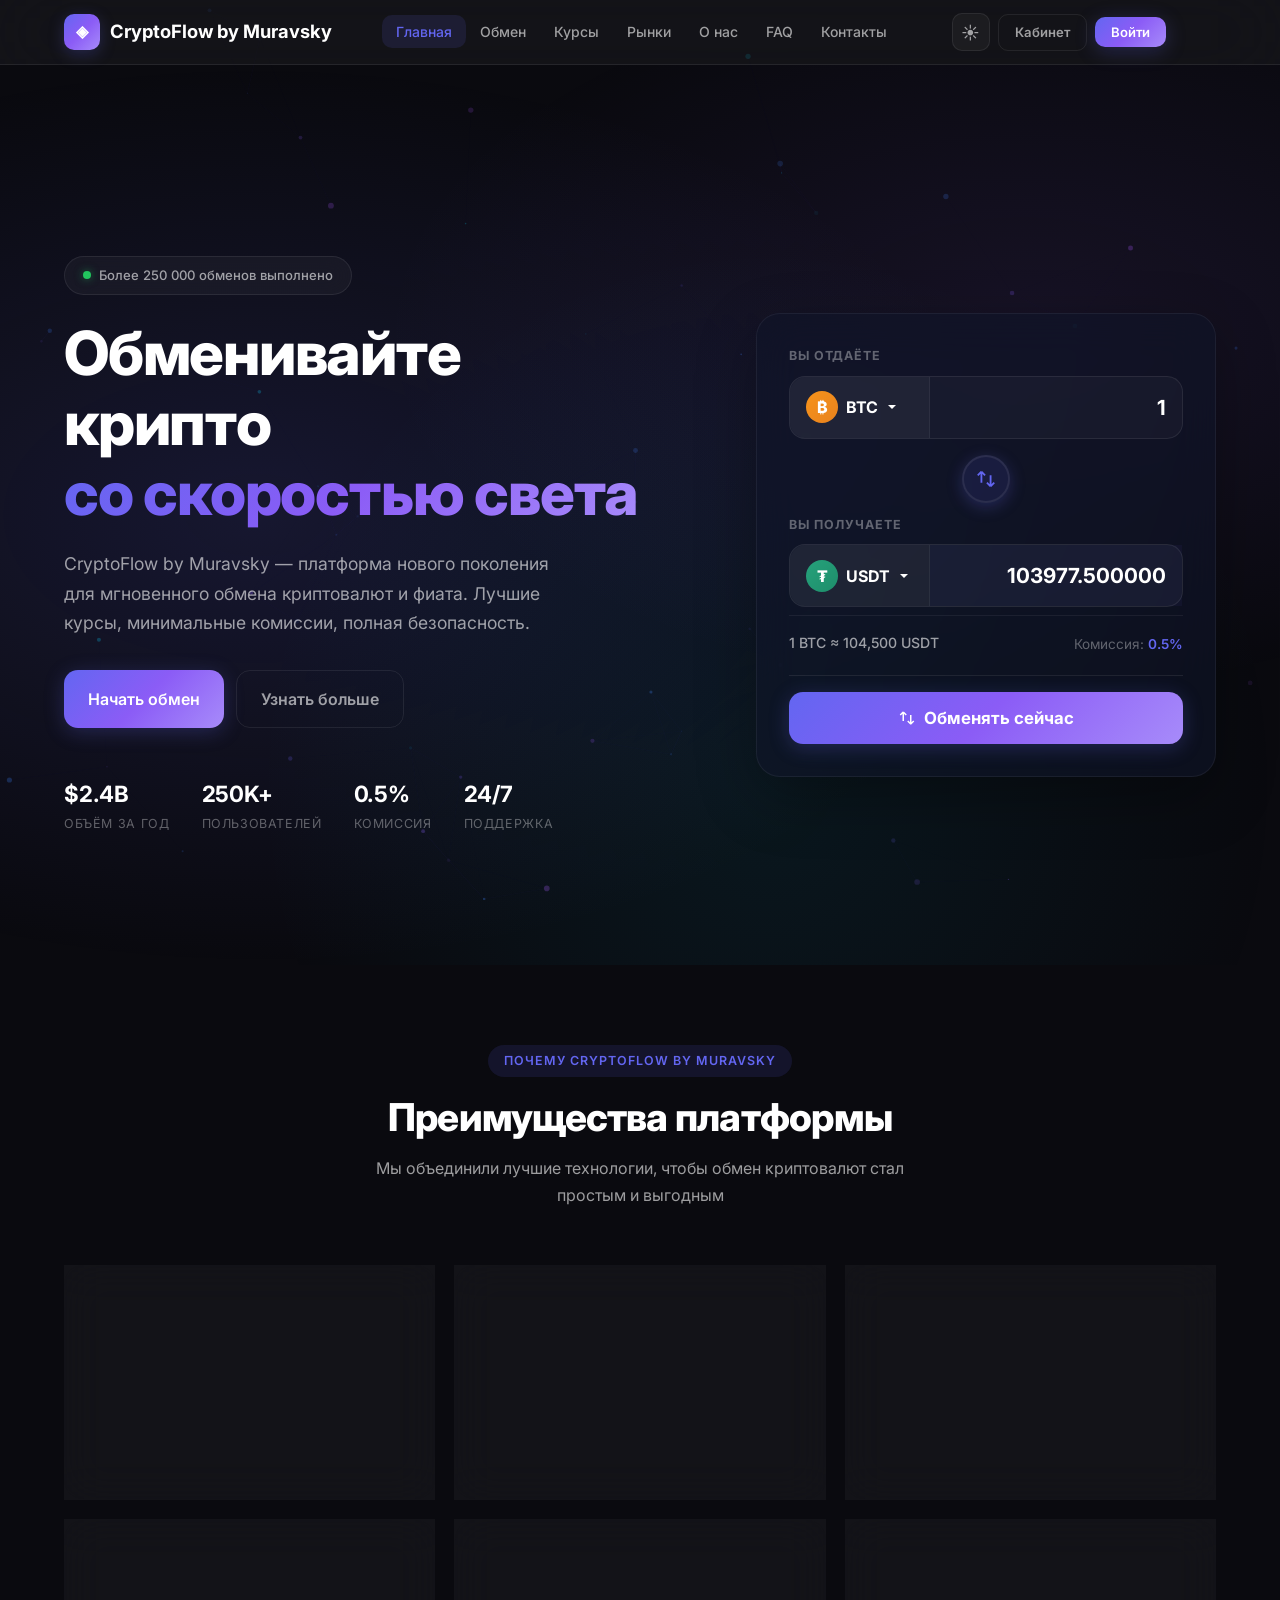
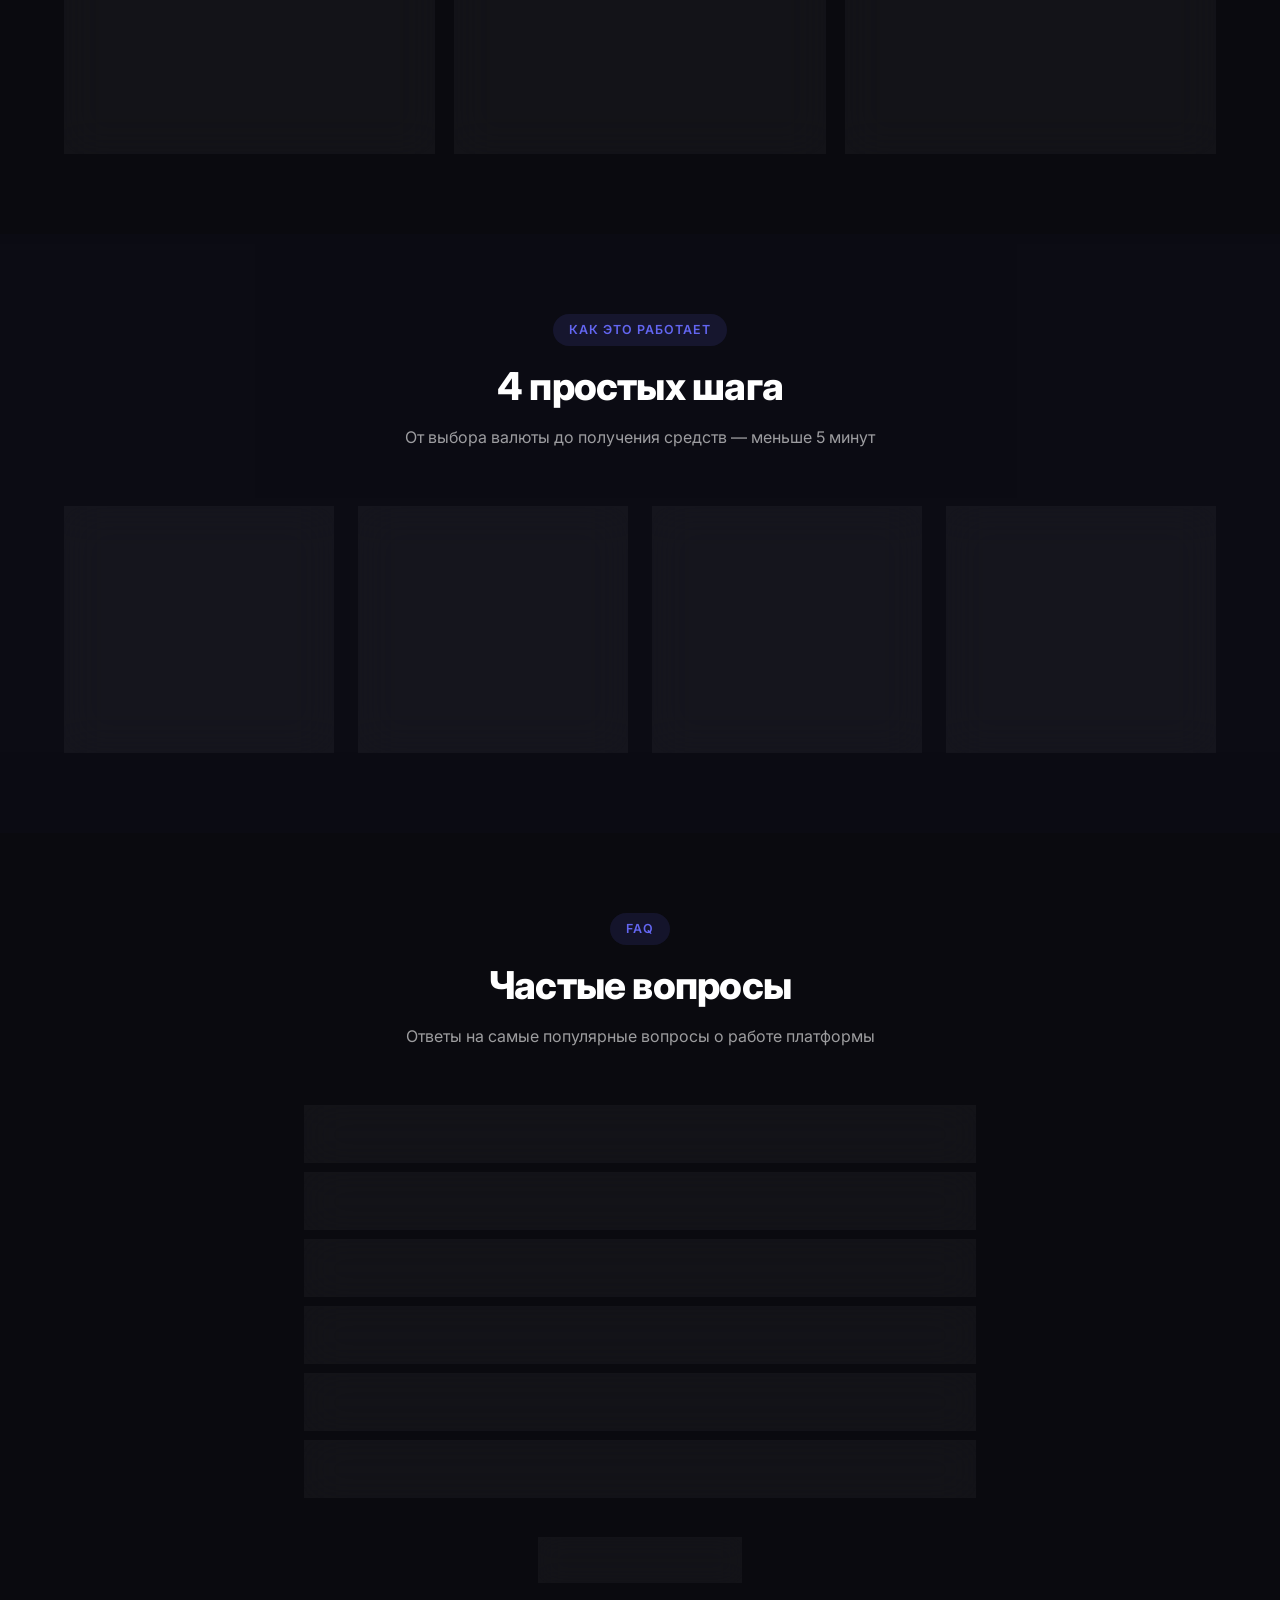
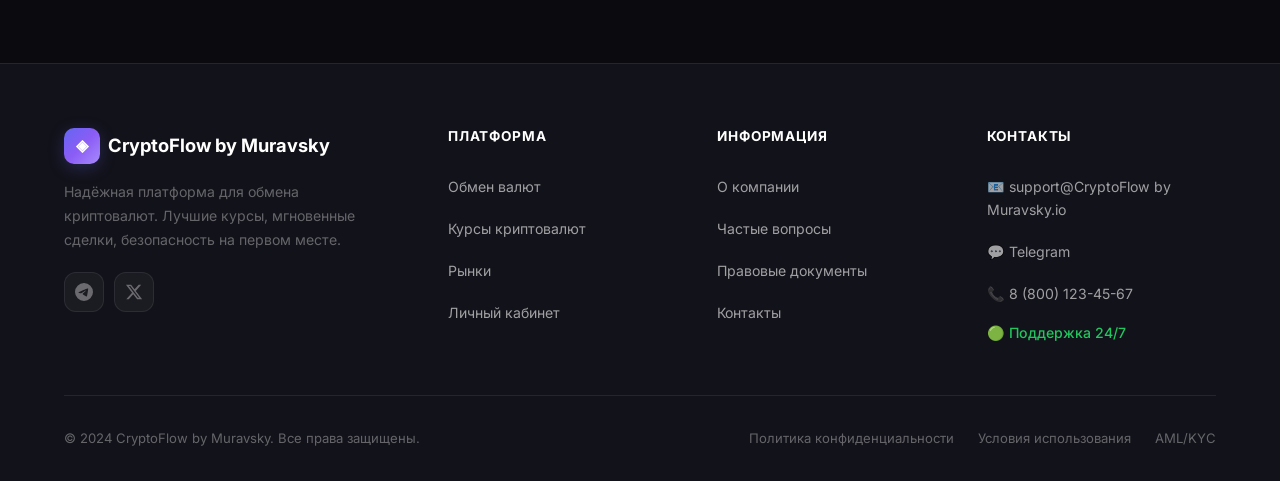
<file: crypto/settings.html>
﻿<!DOCTYPE html>
<html lang="ru">
<head>
  <meta charset="UTF-8">
  <meta name="viewport" content="width=device-width,initial-scale=1.0">
  <link rel="icon" type="image/svg+xml" href="img/favicon.svg">
    <title>Настройки — CryptoFlow by Muravsky</title>
    <meta name="robots" content="index, follow">
    <meta name="description" content="Настройки аккаунта CryptoFlow by Muravsky. Безопасность, уведомления.">
    <meta name="keywords" content="настройки, аккаунт, безопасность, профиль">
    <!-- Open Graph -->
    <meta property="og:type" content="website">
    <meta property="og:title" content="Настройки — CryptoFlow by Muravsky">
    <meta property="og:description" content="Настройки аккаунта CryptoFlow by Muravsky. Безопасность, уведомления.">
    <meta property="og:site_name" content="CryptoFlow by Muravsky">
    <meta property="og:locale" content="ru_RU">
    <meta property="og:image" content="img/og-cover.png">
    <!-- Twitter Card -->
    <meta name="twitter:card" content="summary_large_image">
    <meta name="twitter:title" content="Настройки — CryptoFlow by Muravsky">
    <meta name="twitter:description" content="Настройки аккаунта CryptoFlow by Muravsky. Безопасность, уведомления.">
  <link rel="stylesheet" href="css/styles.css">
  <link rel="stylesheet" href="css/pages.css">
  <link rel="stylesheet" href="css/components.css">
<style id="preloader-style">
  /* === PRELOADER === */
  .nx-preloader {
    position: fixed; inset: 0; z-index: 99999;
    background: #0F0B1E;
    display: flex; align-items: center; justify-content: center;
    flex-direction: column; gap: 24px;
    transition: opacity 0.5s, visibility 0.5s;
  }
  .nx-preloader.hidden { opacity: 0; visibility: hidden; pointer-events: none; }
  .nx-preloader-logo {
    width: 72px; height: 72px;
    animation: nx-pulse 1.5s ease-in-out infinite;
  }
  .nx-preloader-bar {
    width: 200px; height: 3px; background: rgba(108,92,231,0.2);
    border-radius: 4px; overflow: hidden;
  }
  .nx-preloader-bar::after {
    content: ''; display: block; height: 100%; width: 40%;
    background: linear-gradient(90deg, #6C5CE7, #06B6D4);
    border-radius: 4px;
    animation: nx-slide 1s ease-in-out infinite;
  }
  @keyframes nx-pulse {
    0%, 100% { transform: scale(1); opacity: 1; }
    50% { transform: scale(1.08); opacity: 0.7; }
  }
  @keyframes nx-slide {
    0% { transform: translateX(-100%); }
    100% { transform: translateX(350%); }
  }
</style>
<style id="zfix-global">
  /* Global z-index fix — контент поверх particles canvas */
  header, .header, nav, .navbar, main, .main,
  section, .container, .content, footer, .footer,
  .modal, .overlay, form, button, a, input,
  select, textarea, details, summary {
    position: relative;
    z-index: 2;
  }
  #nxParticles {
    z-index: 0 !important;
    pointer-events: none !important;
  }
  .nx-preloader.hidden {
    pointer-events: none !important;
  }
</style>
</head>
<body>
<!-- PRELOADER -->
<div class="nx-preloader" id="nxPreloader">
  <img src="img/favicon.svg" alt="CryptoFlow by Muravsky" class="nx-preloader-logo">
  <div class="nx-preloader-bar"></div>
</div>
<script>
window.addEventListener('load', function() {
  var p = document.getElementById('nxPreloader');
  if (p) { setTimeout(function(){ p.classList.add('hidden'); }, 400); }
});
</script>
  <!-- ========== HEADER ========== -->

  <!-- ========== MOBILE NAV ========== -->

  <section class="section settings-section">
    <div class="container">
      <div class="section-header" style="text-align:center;margin-bottom:48px;">
        <h1 class="section-title">Настройки</h1>
        <p class="section-subtitle">Управляйте профилем и параметрами аккаунта</p>
      </div>

      <div class="settings-layout">

        <!-- Sidebar -->
        <div class="settings-sidebar">
          <button class="settings-nav-item active" data-stab="profile">
            <span class="sn-icon">&#128100;</span> Профиль
          </button>
          <button class="settings-nav-item" data-stab="security">
            <span class="sn-icon">&#128274;</span> Безопасность
          </button>
          <button class="settings-nav-item" data-stab="notifications">
            <span class="sn-icon">&#128276;</span> Уведомления
          </button>
          <button class="settings-nav-item" data-stab="display">
            <span class="sn-icon">&#127912;</span> Отображение
          </button>
          <div class="settings-nav-divider"></div>
          <button class="settings-nav-item danger-item" onclick="if(confirm('Удалить аккаунт? Это необратимо.')){NX.logout();}">
            <span class="sn-icon">&#128465;</span> Удалить аккаунт
          </button>
        </div>

        <!-- Content -->
        <div class="settings-content">

          <!-- Profile -->
          <div class="settings-panel active" id="stab-profile">
            <div class="settings-card">
              <h2 class="settings-card-title">Личные данные</h2>
              <form id="profileForm">
                <div class="form-row">
                  <div class="form-group">
                    <label class="modal-label">Имя</label>
                    <input type="text" class="modal-input" id="settingsName" placeholder="Ваше имя">
                  </div>
                  <div class="form-group">
                    <label class="modal-label">Email</label>
                    <input type="email" class="modal-input" id="settingsEmail" placeholder="Email" readonly style="opacity:0.6;">
                  </div>
                </div>
                <div class="form-row">
                  <div class="form-group">
                    <label class="modal-label">Телефон</label>
                    <input type="tel" class="modal-input" id="settingsPhone" placeholder="+7 (___) ___-__-__">
                  </div>
                  <div class="form-group">
                    <label class="modal-label">Страна</label>
                    <select class="modal-input" id="settingsCountry">
                      <option value="">Выберите страну</option>
                      <option value="RU">Россия</option>
                      <option value="KZ">Казахстан</option>
                      <option value="BY">Беларусь</option>
                      <option value="UA">Украина</option>
                      <option value="UZ">Узбекистан</option>
                      <option value="US">США</option>
                      <option value="DE">Германия</option>
                      <option value="OTHER">Другая</option>
                    </select>
                  </div>
                </div>
                <button type="submit" class="btn btn-primary" style="margin-top:12px;">Сохранить изменения</button>
              </form>
              <div class="settings-toast" id="profileToast" style="display:none;">Изменения сохранены!</div>
            </div>
          </div>

          <!-- Security -->
          <div class="settings-panel" id="stab-security">
            <div class="settings-card">
              <h2 class="settings-card-title">Смена пароля</h2>
              <form id="passwordForm">
                <div class="form-group">
                  <label class="modal-label">Текущий пароль</label>
                  <input type="password" class="modal-input" placeholder="Текущий пароль" required>
                </div>
                <div class="form-group">
                  <label class="modal-label">Новый пароль</label>
                  <input type="password" class="modal-input" id="newPass" placeholder="Минимум 8 символов" required>
                </div>
                <div class="form-group">
                  <label class="modal-label">Подтверждение пароля</label>
                  <input type="password" class="modal-input" id="confirmPass" placeholder="Повторите пароль" required>
                </div>
                <button type="submit" class="btn btn-primary" style="margin-top:12px;">Обновить пароль</button>
              </form>
              <div class="settings-toast" id="passToast" style="display:none;">Пароль обновлён!</div>
            </div>
            <div class="settings-card" style="margin-top:24px;">
              <h2 class="settings-card-title">Двухфакторная аутентификация</h2>
              <p style="color:rgba(255,255,255,0.6);font-size:14px;margin-bottom:16px;">Повысьте безопасность аккаунта с помощью Google Authenticator</p>
              <div class="toggle-row">
                <span>Включить 2FA</span>
                <label class="switch"><input type="checkbox" id="toggle2fa"><span class="slider"></span></label>
              </div>
            </div>
          </div>

          <!-- Notifications -->
          <div class="settings-panel" id="stab-notifications">
            <div class="settings-card">
              <h2 class="settings-card-title">Уведомления</h2>
              <div class="toggle-row">
                <div><strong>Email-уведомления</strong><br><small style="color:rgba(255,255,255,0.4);">Обмены, безопасность, новости</small></div>
                <label class="switch"><input type="checkbox" checked><span class="slider"></span></label>
              </div>
              <div class="toggle-row">
                <div><strong>Ценовые оповещения</strong><br><small style="color:rgba(255,255,255,0.4);">Резкие изменения курсов</small></div>
                <label class="switch"><input type="checkbox" checked><span class="slider"></span></label>
              </div>
              <div class="toggle-row">
                <div><strong>Маркетинговые рассылки</strong><br><small style="color:rgba(255,255,255,0.4);">Акции и спецпредложения</small></div>
                <label class="switch"><input type="checkbox"><span class="slider"></span></label>
              </div>
              <div class="toggle-row">
                <div><strong>Push-уведомления</strong><br><small style="color:rgba(255,255,255,0.4);">В браузере</small></div>
                <label class="switch"><input type="checkbox"><span class="slider"></span></label>
              </div>
            </div>
          </div>

          <!-- Display -->
          <div class="settings-panel" id="stab-display">
            <div class="settings-card">
              <h2 class="settings-card-title">Отображение</h2>
              <div class="form-group">
                <label class="modal-label">Валюта отображения</label>
                <select class="modal-input" id="displayCurrency">
                  <option value="USD">USD ($)</option>
                  <option value="EUR">EUR (&#8364;)</option>
                  <option value="RUB">RUB (&#8381;)</option>
                </select>
              </div>
              <div class="form-group">
                <label class="modal-label">Язык</label>
                <select class="modal-input">
                  <option value="ru">Русский</option>
                  <option value="en">English</option>
                </select>
              </div>
              <div class="toggle-row">
                <div><strong>Тёмная тема</strong><br><small style="color:rgba(255,255,255,0.4);">Можно переключить иконкой в шапке</small></div>
                <label class="switch"><input type="checkbox" id="toggleDark" checked><span class="slider"></span></label>
              </div>
              <div class="toggle-row">
                <div><strong>Анимации</strong><br><small style="color:rgba(255,255,255,0.4);">Плавные переходы и эффекты</small></div>
                <label class="switch"><input type="checkbox" checked><span class="slider"></span></label>
              </div>
            </div>
          </div>

        </div>
      </div>
    </div>
  </section>

  <script src="js/components.js"></script>
  <script src="js/main.js"></script>
  <script>
  (function(){
    /* Redirect if not logged in */
    var u = JSON.parse(localStorage.getItem('nxUser')||'null');
    if(!u){ window.location.href='index.html'; return; }

    /* Fill profile fields */
    var nameEl = document.getElementById('settingsName');
    var emailEl = document.getElementById('settingsEmail');
    if(nameEl && u.name) nameEl.value = u.name;
    if(emailEl && u.email) emailEl.value = u.email;

    /* Tabs */
    var tabs = document.querySelectorAll('.settings-nav-item[data-stab]');
    var panels = document.querySelectorAll('.settings-panel');
    tabs.forEach(function(tab){
      tab.addEventListener('click', function(){
        tabs.forEach(function(t){ t.classList.remove('active'); });
        panels.forEach(function(p){ p.classList.remove('active'); });
        tab.classList.add('active');
        var target = document.getElementById('stab-' + tab.getAttribute('data-stab'));
        if(target) target.classList.add('active');
      });
    });

    /* Profile form */
    var pf = document.getElementById('profileForm');
    if(pf) pf.addEventListener('submit', function(e){
      e.preventDefault();
      var newName = nameEl.value.trim();
      if(newName){
        u.name = newName;
        localStorage.setItem('nxUser', JSON.stringify(u));
        /* Update header */
        document.querySelectorAll('.user-name').forEach(function(el){ el.textContent = newName; });
      }
      var toast = document.getElementById('profileToast');
      toast.style.display = 'block';
      setTimeout(function(){ toast.style.display = 'none'; }, 3000);
    });

    /* Password form */
    var passForm = document.getElementById('passwordForm');
    if(passForm) passForm.addEventListener('submit', function(e){
      e.preventDefault();
      var np = document.getElementById('newPass').value;
      var cp = document.getElementById('confirmPass').value;
      if(np !== cp){ alert('Пароли не совпадают!'); return; }
      if(np.length < 8){ alert('Минимум 8 символов!'); return; }
      var toast = document.getElementById('passToast');
      toast.style.display = 'block';
      passForm.reset();
      setTimeout(function(){ toast.style.display = 'none'; }, 3000);
    });
  })();
  </script>
<script src="js/particles.js"></script>
</body>
</html>
</file>
<file: crypto/css/styles.css>
﻿/* ================================================================
   CryptoFlow by Muravsky — iOS 26 + Telegram Glassmorphism Theme
   styles.css — Part 1: Foundation + Header + Nav + Buttons
   ================================================================ */
@import url('https://fonts.googleapis.com/css2?family=Inter:wght@400;500;600;700;800&display=swap');

/* ---------- CSS VARIABLES ---------- */
:root {
  --font: 'Inter', -apple-system, BlinkMacSystemFont, sans-serif;

  /* Dark theme (default) */
  --bg:            #0a0a0f;
  --bg2:           #12121a;
  --bg3:           #1a1a28;
  --glass:         rgba(255,255,255,0.04);
  --glass-border:  rgba(255,255,255,0.08);
  --glass-hover:   rgba(255,255,255,0.07);
  --glass-strong:  rgba(255,255,255,0.06);

  --text:          rgba(255,255,255,0.92);
  --text2:         rgba(255,255,255,0.6);
  --text3:         rgba(255,255,255,0.35);
  --text-bright:   #ffffff;

  --accent:        #6366f1;
  --accent2:       #818cf8;
  --accent-glow:   rgba(99,102,241,0.25);
  --accent-dim:    rgba(99,102,241,0.12);
  --accent-gradient: linear-gradient(135deg, #6366f1, #8b5cf6, #a78bfa);

  --success:       #22c55e;
  --success-dim:   rgba(34,197,94,0.12);
  --danger:        #ef4444;
  --danger-dim:    rgba(239,68,68,0.12);
  --warning:       #f59e0b;

  --radius-sm:     10px;
  --radius-md:     14px;
  --radius-lg:     20px;
  --radius-xl:     28px;
  --radius-full:   9999px;

  --blur:          20px;
  --blur-strong:   40px;
  --transition:    0.2s cubic-bezier(0.4,0,0.2,1);
  --transition-md: 0.35s cubic-bezier(0.4,0,0.2,1);
  --shadow-sm:     0 2px 8px rgba(0,0,0,0.3);
  --shadow-md:     0 8px 32px rgba(0,0,0,0.4);
  --shadow-lg:     0 16px 64px rgba(0,0,0,0.5);
  --shadow-glow:   0 0 30px var(--accent-glow);
}

/* Light theme */
[data-theme="light"] {
  --bg:           #f2f2f7;
  --bg2:          #ffffff;
  --bg3:          #e8e8ed;
  --glass:        rgba(255,255,255,0.72);
  --glass-border: rgba(0,0,0,0.06);
  --glass-hover:  rgba(255,255,255,0.85);
  --glass-strong: rgba(255,255,255,0.8);
  --text:         rgba(0,0,0,0.85);
  --text2:        rgba(0,0,0,0.55);
  --text3:        rgba(0,0,0,0.3);
  --text-bright:  #000000;
  --accent-dim:   rgba(99,102,241,0.08);
  --accent-glow:  rgba(99,102,241,0.15);
  --shadow-sm:    0 2px 8px rgba(0,0,0,0.08);
  --shadow-md:    0 8px 32px rgba(0,0,0,0.1);
  --shadow-lg:    0 16px 64px rgba(0,0,0,0.12);
}

/* ---------- RESET ---------- */
*, *::before, *::after { margin:0; padding:0; box-sizing:border-box; }
html { scroll-behavior:smooth; -webkit-text-size-adjust:100%; }

body {
  font-family: var(--font);
  background: var(--bg);
  color: var(--text);
  line-height: 1.6;
  min-height: 100vh;
  overflow-x: hidden;
  -webkit-font-smoothing: antialiased;
  -moz-osx-font-smoothing: grayscale;
}

a { color:inherit; text-decoration:none; }
button { font-family:inherit; cursor:pointer; border:none; background:none; }
input, select, textarea { font-family:inherit; }
ul { list-style:none; }
img { max-width:100%; display:block; }
small { font-size:0.8em; opacity:0.6; }
strong { font-weight:600; }
h1,h2,h3,h4 { color:var(--text-bright); line-height:1.3; }

/* ---------- CONTAINER ---------- */
.container { width:100%; max-width:1200px; margin:0 auto; padding:0 24px; }
.container-narrow { max-width:720px; margin:0 auto; padding:0 24px; }

/* ---------- UTILITIES ---------- */
.text-center { text-align:center; }
.accent { color:var(--accent) !important; }
.positive { color:var(--success) !important; }
.negative { color:var(--danger) !important; }
.neutral { color:var(--text2) !important; }

.gradient-text {
  background: var(--accent-gradient);
  -webkit-background-clip:text;
  -webkit-text-fill-color:transparent;
  background-clip:text;
}

/* ---------- GLASS MIXIN (via classes) ---------- */
.glass {
  background: var(--glass);
  backdrop-filter: blur(var(--blur));
  -webkit-backdrop-filter: blur(var(--blur));
  border: 1px solid var(--glass-border);
}

/* ================================================================
   HEADER
   ================================================================ */
.header {
  position:fixed; top:0; left:0; right:0; z-index:1000;
  background: var(--glass);
  backdrop-filter: blur(var(--blur-strong));
  -webkit-backdrop-filter: blur(var(--blur-strong));
  border-bottom: 1px solid var(--glass-border);
  transition: background var(--transition);
}

.header-inner {
  display:flex; align-items:center; justify-content:space-between;
  height:64px; gap:16px;
}

/* Logo */
.logo {
  display:flex; align-items:center; gap:10px;
  font-weight:700; font-size:1.15rem; color:var(--text-bright);
  text-decoration:none; flex-shrink:0;
}
.logo-icon {
  width:36px; height:36px;
  display:flex; align-items:center; justify-content:center;
  background:var(--accent-gradient);
  border-radius:var(--radius-sm);
  font-weight:800; font-size:1rem; color:#fff;
  box-shadow: 0 4px 16px var(--accent-glow);
}
.logo-text { font-weight:700; }

/* Desktop Nav */
.nav-desktop { display:flex; align-items:center; gap:4px; }
.nav-link {
  padding:8px 14px; border-radius:var(--radius-sm);
  font-size:0.875rem; font-weight:500;
  color:var(--text2); white-space:nowrap;
  transition:all var(--transition);
}
.nav-link:hover { color:var(--text-bright); background:var(--glass-hover); }
.nav-link.active { color:var(--accent); background:var(--accent-dim); }

/* Header Actions */
.header-actions { display:flex; align-items:center; gap:8px; flex-shrink:0; }

/* Theme Toggle */
.theme-toggle {
  width:38px; height:38px;
  display:flex; align-items:center; justify-content:center;
  border-radius:var(--radius-sm);
  background:var(--glass);
  border:1px solid var(--glass-border);
  font-size:1.1rem; color:var(--text2);
  transition:all var(--transition);
}
.theme-toggle:hover { background:var(--glass-hover); color:var(--text-bright); transform:scale(1.05); }

/* Mobile Menu Button */
.mobile-menu-btn {
  display:none; width:38px; height:38px;
  flex-direction:column; align-items:center; justify-content:center; gap:5px;
  border-radius:var(--radius-sm); background:var(--glass); border:1px solid var(--glass-border);
}
.mobile-menu-btn span {
  display:block; width:18px; height:2px;
  background:var(--text2); border-radius:2px;
  transition:all var(--transition);
}
.mobile-menu-btn:hover span { background:var(--text-bright); }

@media(max-width:900px){
  .nav-desktop { display:none; }
  .mobile-menu-btn { display:flex; }
}

/* ================================================================
   MOBILE NAV
   ================================================================ */
.mobile-nav {
  position:fixed; top:0; right:-100%; width:min(320px,85vw); height:100vh;
  z-index:2000;
  background:var(--glass-strong);
  backdrop-filter:blur(var(--blur-strong));
  -webkit-backdrop-filter:blur(var(--blur-strong));
  border-left:1px solid var(--glass-border);
  box-shadow:var(--shadow-lg);
  transition:right var(--transition-md);
  display:flex; flex-direction:column;
}
.mobile-nav.active { right:0; }

.mobile-nav-header {
  display:flex; align-items:center; justify-content:space-between;
  padding:16px 20px; border-bottom:1px solid var(--glass-border);
}
.mobile-nav-close {
  width:36px; height:36px;
  display:flex; align-items:center; justify-content:center;
  border-radius:var(--radius-sm);
  background:var(--glass); border:1px solid var(--glass-border);
  font-size:1.4rem; color:var(--text2);
  transition:all var(--transition);
}
.mobile-nav-close:hover { background:var(--danger-dim); color:var(--danger); }

.mobile-nav-links {
  display:flex; flex-direction:column; padding:12px;
  overflow-y:auto; flex:1;
}
.mobile-nav-links a {
  padding:14px 16px; border-radius:var(--radius-sm);
  font-size:0.95rem; font-weight:500; color:var(--text2);
  transition:all var(--transition);
}
.mobile-nav-links a:hover,
.mobile-nav-links a.active { color:var(--accent); background:var(--accent-dim); }

/* ================================================================
   BUTTONS
   ================================================================ */
.btn {
  display:inline-flex; align-items:center; justify-content:center; gap:8px;
  font-weight:600; font-size:0.9rem;
  border-radius:var(--radius-sm); padding:10px 20px;
  transition:all var(--transition); white-space:nowrap;
  border:none; cursor:pointer; text-decoration:none;
}
.btn svg { flex-shrink:0; }

.btn-primary {
  background:var(--accent-gradient);
  color:#fff; box-shadow:0 4px 20px var(--accent-glow);
}
.btn-primary:hover { transform:translateY(-2px); box-shadow:0 8px 30px var(--accent-glow); filter:brightness(1.1); }
.btn-primary:active { transform:translateY(0); }

.btn-secondary {
  background:var(--glass);
  backdrop-filter:blur(12px);
  -webkit-backdrop-filter:blur(12px);
  border:1px solid var(--glass-border);
  color:var(--text-bright);
}
.btn-secondary:hover { background:var(--glass-hover); border-color:rgba(255,255,255,0.15); }

.btn-ghost {
  background:transparent;
  border:1px solid var(--glass-border);
  color:var(--text2);
}
.btn-ghost:hover { background:var(--glass); color:var(--text-bright); border-color:rgba(255,255,255,0.15); }

.btn-sm { padding:7px 16px; font-size:0.82rem; }
.btn-lg { padding:14px 32px; font-size:0.95rem; border-radius:var(--radius-md); }
.btn-full { width:100%; }

.user-name { font-weight:600; }

/* ================================================================
   HERO SECTION
   ================================================================ */
.hero {
  position:relative;
  padding:140px 0 80px;
  min-height:100vh;
  display:flex; align-items:center;
  overflow:hidden;
}

.hero-bg {
  position:absolute; inset:0; z-index:0;
  background:
    radial-gradient(ellipse 60% 50% at 20% 50%, rgba(99,102,241,0.15), transparent),
    radial-gradient(ellipse 50% 40% at 80% 30%, rgba(139,92,246,0.1), transparent),
    radial-gradient(ellipse 40% 60% at 60% 80%, rgba(6,182,212,0.08), transparent);
  animation: heroBgShift 20s ease-in-out infinite alternate;
}
@keyframes heroBgShift {
  0%   { opacity:1; transform:scale(1); }
  100% { opacity:0.7; transform:scale(1.1) rotate(2deg); }
}

.hero-inner {
  position:relative; z-index:1;
  display:grid;
  grid-template-columns:1fr 460px;
  gap:60px;
  align-items:center;
}

.hero-content { max-width:600px; }

/* Badge */
.hero-badge {
  display:inline-flex; align-items:center; gap:8px;
  padding:8px 18px; border-radius:var(--radius-full);
  background:var(--glass);
  backdrop-filter:blur(12px);
  -webkit-backdrop-filter:blur(12px);
  border:1px solid var(--glass-border);
  font-size:0.82rem; font-weight:500; color:var(--text2);
  margin-bottom:24px;
  animation:fadeSlideUp 0.8s ease-out both;
}
.pulse-dot {
  width:8px; height:8px; border-radius:50%;
  background:var(--success);
  box-shadow:0 0 8px rgba(34,197,94,0.5);
  animation:pulse 2s ease-in-out infinite;
}
@keyframes pulse {
  0%,100% { opacity:1; transform:scale(1); }
  50%     { opacity:0.4; transform:scale(0.8); }
}

/* Title */
.hero-title {
  font-size:clamp(2.2rem,5vw,3.8rem);
  font-weight:800;
  line-height:1.15;
  margin-bottom:20px;
  letter-spacing:-0.02em;
  animation:fadeSlideUp 0.8s ease-out 0.1s both;
}

/* Subtitle */
.hero-subtitle {
  font-size:1.1rem;
  color:var(--text2);
  line-height:1.7;
  margin-bottom:32px;
  max-width:520px;
  animation:fadeSlideUp 0.8s ease-out 0.2s both;
}

/* Buttons */
.hero-buttons {
  display:flex; gap:12px; flex-wrap:wrap;
  margin-bottom:48px;
  animation:fadeSlideUp 0.8s ease-out 0.3s both;
}

/* Stats */
.hero-stats {
  display:flex; gap:32px; flex-wrap:wrap;
  animation:fadeSlideUp 0.8s ease-out 0.4s both;
}
.hero-stat { text-align:left; }
.hero-stat-value {
  font-size:1.4rem; font-weight:700;
  color:var(--text-bright);
  letter-spacing:-0.01em;
}
.hero-stat-label {
  font-size:0.78rem; color:var(--text3);
  margin-top:2px; text-transform:uppercase;
  letter-spacing:0.05em;
}

/* Animate in */
@keyframes fadeSlideUp {
  from { opacity:0; transform:translateY(24px); }
  to   { opacity:1; transform:translateY(0); }
}

/* ================================================================
   EXCHANGE WIDGET (Home page & Exchange page)
   ================================================================ */
.exchange-widget {
  background:var(--glass);
  backdrop-filter:blur(var(--blur-strong));
  -webkit-backdrop-filter:blur(var(--blur-strong));
  border:1px solid var(--glass-border);
  border-radius:var(--radius-xl);
  padding:32px;
  box-shadow:var(--shadow-lg), 0 0 60px rgba(99,102,241,0.08);
  animation:fadeSlideUp 0.8s ease-out 0.5s both;
}

.exchange-header {
  display:flex; align-items:center; justify-content:space-between;
  margin-bottom:24px; flex-wrap:wrap; gap:8px;
}
.exchange-title {
  font-size:1.2rem; font-weight:700;
  color:var(--text-bright); margin:0;
}
.exchange-rate-info {
  font-size:0.82rem; color:var(--text2);
  display:flex; align-items:center; gap:6px;
}

/* Exchange Field */
.exchange-field { margin-bottom:8px; }
.exchange-label {
  display:block; font-size:0.78rem; font-weight:600;
  color:var(--text3); text-transform:uppercase;
  letter-spacing:0.06em; margin-bottom:8px;
}
.exchange-input-row {
  display:flex; align-items:stretch;
  background:var(--bg2);
  border:1px solid var(--glass-border);
  border-radius:var(--radius-md);
  transition:border-color var(--transition), box-shadow var(--transition);
  overflow:hidden;
}
.exchange-input-row:focus-within {
  border-color:var(--accent);
  box-shadow:0 0 0 3px var(--accent-dim), var(--shadow-glow);
}

.exchange-input {
  flex:1; min-width:0;
  padding:16px;
  background:transparent;
  border:none; outline:none;
  font-size:1.3rem; font-weight:700;
  color:var(--text-bright);
}
.exchange-input::placeholder { color:var(--text3); font-weight:400; }
.exchange-input::-webkit-inner-spin-button,
.exchange-input::-webkit-outer-spin-button { -webkit-appearance:none; }
.exchange-input[type="number"] { -moz-appearance:textfield; }

/* Currency select wrapper */
.exchange-currency-wrap { position:relative; }
.exchange-currency-btn {
  display:flex; align-items:center; gap:8px;
  padding:12px 16px;
  background:var(--glass-hover);
  border:none; border-left:1px solid var(--glass-border);
  font-size:0.95rem; font-weight:600;
  color:var(--text-bright);
  cursor:pointer; white-space:nowrap;
  transition:background var(--transition);
  height:100%;
}
.exchange-currency-btn:hover { background:rgba(255,255,255,0.1); }

/* Currency dropdown */
.currency-dropdown {
  position:absolute; top:calc(100% + 8px); right:0;
  width:280px; max-height:360px;
  background:var(--bg2);
  backdrop-filter:blur(var(--blur));
  -webkit-backdrop-filter:blur(var(--blur));
  border:1px solid var(--glass-border);
  border-radius:var(--radius-lg);
  box-shadow:var(--shadow-lg);
  z-index:100; overflow:hidden;
  opacity:0; visibility:hidden;
  transform:translateY(-8px) scale(0.97);
  transition:all var(--transition-md);
}
.currency-dropdown.active {
  opacity:1; visibility:visible;
  transform:translateY(0) scale(1);
}

.currency-search-wrap { padding:12px; border-bottom:1px solid var(--glass-border); }
.currency-search {
  width:100%; padding:10px 14px;
  background:var(--glass);
  border:1px solid var(--glass-border);
  border-radius:var(--radius-sm);
  color:var(--text-bright); font-size:0.85rem;
  outline:none; transition:border-color var(--transition);
}
.currency-search:focus { border-color:var(--accent); }
.currency-search::placeholder { color:var(--text3); }

.currency-tabs {
  display:flex; padding:8px 12px; gap:4px;
  border-bottom:1px solid var(--glass-border);
}
.currency-tab {
  padding:6px 12px; border-radius:var(--radius-sm);
  font-size:0.78rem; font-weight:500;
  color:var(--text2); transition:all var(--transition);
}
.currency-tab:hover { color:var(--text2); }
.currency-tab.active { background:var(--accent-dim); color:var(--accent); }

.currency-list {
  max-height:240px; overflow-y:auto;
  padding:8px;
}
.currency-list li,
.currency-list .ex-coin-item {
  display:flex; align-items:center; gap:10px;
  padding:10px 12px; border-radius:var(--radius-sm);
  cursor:pointer; font-size:0.88rem; color:var(--text2);
  transition:all var(--transition);
}
.currency-list li:hover,
.currency-list .ex-coin-item:hover {
  background:var(--accent-dim); color:var(--text-bright);
}

/* Custom scrollbar */
.currency-list::-webkit-scrollbar { width:4px; }
.currency-list::-webkit-scrollbar-track { background:transparent; }
.currency-list::-webkit-scrollbar-thumb { background:var(--glass-border); border-radius:4px; }

/* Swap Button */
.exchange-swap-wrap {
  display:flex; justify-content:center;
  margin:4px 0;
  position:relative; z-index:2;
}
.exchange-swap-btn {
  width:44px; height:44px;
  display:flex; align-items:center; justify-content:center;
  border-radius:50%;
  background:var(--accent-gradient);
  color:#fff; font-size:1.2rem;
  border:3px solid var(--bg2);
  box-shadow:0 4px 16px var(--accent-glow);
  cursor:pointer;
  transition:all var(--transition);
}
.exchange-swap-btn:hover { transform:rotate(180deg) scale(1.1); box-shadow:0 8px 24px var(--accent-glow); }

/* Exchange Info */
.exchange-info {
  padding:16px 0; margin:16px 0;
  border-top:1px solid var(--glass-border);
  border-bottom:1px solid var(--glass-border);
}
.exchange-info-row {
  display:flex; justify-content:space-between;
  padding:6px 0; font-size:0.85rem; color:var(--text2);
}

/* ================================================================
   EXCHANGE PAGE — exchange-card (exchange.html specific)
   ================================================================ */
.exchange-section { padding-top:120px; }
.exchange-card {
  max-width:520px; margin:0 auto;
  background:var(--glass);
  backdrop-filter:blur(var(--blur-strong));
  -webkit-backdrop-filter:blur(var(--blur-strong));
  border:1px solid var(--glass-border);
  border-radius:var(--radius-xl);
  padding:32px;
  box-shadow:var(--shadow-lg);
}
.exchange-row { margin-bottom:20px; }
.exchange-input-group {
  display:flex; align-items:stretch;
  background:var(--bg2);
  border:1px solid var(--glass-border);
  border-radius:var(--radius-md);
  overflow:hidden;
  transition:border-color var(--transition), box-shadow var(--transition);
}
.exchange-input-group:focus-within {
  border-color:var(--accent);
  box-shadow:0 0 0 3px var(--accent-dim);
}
.exchange-amount {
  flex:1; min-width:0;
  padding:16px;
  background:transparent;
  border:none; outline:none;
  font-size:1.3rem; font-weight:700;
  color:var(--text-bright); text-align:right;
}
.exchange-amount::placeholder { color:var(--text3); font-weight:400; }
.exchange-amount::-webkit-inner-spin-button,
.exchange-amount::-webkit-outer-spin-button { -webkit-appearance:none; }
.exchange-amount[type="number"] { -moz-appearance:textfield; }

/* Exchange page selects */
.ex-select { position:relative; }
.ex-select-btn {
  display:flex; align-items:center; gap:8px;
  padding:12px 16px;
  background:var(--glass-hover);
  border:none;
  font-size:0.95rem; font-weight:600;
  color:var(--text-bright);
  cursor:pointer; white-space:nowrap;
  transition:background var(--transition);
  height:100%;
}
.ex-select-btn:hover { background:rgba(255,255,255,0.1); }
.ex-select-btn .chevron { opacity:0.5; transition:transform var(--transition); }

.ex-dropdown {
  position:absolute; top:calc(100% + 8px); left:0;
  width:280px; max-height:360px;
  background:var(--bg2);
  backdrop-filter:blur(var(--blur));
  -webkit-backdrop-filter:blur(var(--blur));
  border:1px solid var(--glass-border);
  border-radius:var(--radius-lg);
  box-shadow:var(--shadow-lg);
  z-index:100; overflow:hidden;
  opacity:0; visibility:hidden;
  transform:translateY(-8px) scale(0.97);
  transition:all var(--transition-md);
}
.ex-dropdown.open {
  opacity:1; visibility:visible;
  transform:translateY(0) scale(1);
}
.ex-dropdown-search { padding:12px; border-bottom:1px solid var(--glass-border); }
.ex-dropdown-search input {
  width:100%; padding:10px 14px;
  background:var(--glass);
  border:1px solid var(--glass-border);
  border-radius:var(--radius-sm);
  color:var(--text-bright); font-size:0.85rem;
  outline:none;
}
.ex-dropdown-search input:focus { border-color:var(--accent); }
.ex-dropdown-search input::placeholder { color:var(--text3); }

.ex-dropdown-list { max-height:260px; overflow-y:auto; padding:8px; }
.ex-coin-item {
  display:flex; align-items:center; gap:10px;
  padding:10px 12px; border-radius:var(--radius-sm);
  cursor:pointer; transition:all var(--transition);
}
.ex-coin-item:hover { background:var(--accent-dim); }
.coin-info { display:flex; flex-direction:column; }
.coin-ticker { font-size:0.9rem; font-weight:600; color:var(--text-bright); }
.coin-fullname { font-size:0.75rem; color:var(--text3); }
.coin-price { margin-left:auto; font-size:0.82rem; color:var(--text2); }

/* Exchange Swap (exchange page) */
.exchange-swap {
  display:flex; justify-content:center; margin:4px 0;
}
.swap-btn {
  width:44px; height:44px;
  display:flex; align-items:center; justify-content:center;
  border-radius:50%;
  background:var(--accent-gradient);
  color:#fff;
  border:3px solid var(--bg2);
  box-shadow:0 4px 16px var(--accent-glow);
  cursor:pointer;
  transition:all var(--transition);
}
.swap-btn:hover { transform:rotate(180deg) scale(1.1); }

/* Exchange page info line */
.exchange-rate { font-size:0.9rem; color:var(--text2); margin-bottom:4px; }
.exchange-fee { font-size:0.85rem; color:var(--text3); }

/* Exchange submit */
.exchange-submit {
  width:100%; margin-top:20px;
  padding:16px; font-size:1rem;
  border-radius:var(--radius-md);
}

/* ================================================================
   COIN ICONS
   ================================================================ */
.coin-icon {
  width:36px; height:36px;
  display:flex; align-items:center; justify-content:center;
  border-radius:50%; font-weight:700; font-size:0.95rem;
  flex-shrink:0;
}
.coin-btc  { background:rgba(247,147,26,0.15); color:#f7931a; }
.coin-eth  { background:rgba(98,126,234,0.15); color:#627eea; }
.coin-usdt { background:rgba(38,161,123,0.15); color:#26a17b; }
.coin-bnb  { background:rgba(243,186,47,0.15); color:#f3ba2f; }
.coin-sol  { background:rgba(153,69,255,0.15); color:#9945ff; }
.coin-xrp  { background:rgba(0,0,0,0.15); color:var(--text2); }
.coin-ada  { background:rgba(0,51,173,0.15); color:#0033ad; }
.coin-doge { background:rgba(186,142,38,0.15); color:#ba8e26; }
.coin-dot  { background:rgba(230,0,122,0.15); color:#e6007a; }
.coin-matic{ background:rgba(130,71,229,0.15); color:#8247e5; }
.coin-link { background:rgba(55,91,210,0.15); color:#375bd2; }
.coin-avax { background:rgba(232,65,66,0.15); color:#e84142; }
.coin-uni  { background:rgba(255,0,122,0.15); color:#ff007a; }
.coin-ltc  { background:rgba(52,93,157,0.15); color:#345d9d; }
.coin-atom { background:rgba(46,49,72,0.15); color:#2e3148; }
.coin-xlm  { background:rgba(20,20,20,0.15); color:var(--text2); }
.coin-fil  { background:rgba(66,133,244,0.15); color:#4285f4; }
.coin-trx  { background:rgba(239,48,48,0.15); color:#ef3030; }
.coin-near { background:rgba(0,0,0,0.15); color:var(--text2); }
.coin-apt  { background:rgba(0,0,0,0.15); color:var(--text2); }

[data-theme="light"] .coin-xrp,
[data-theme="light"] .coin-xlm,
[data-theme="light"] .coin-near,
[data-theme="light"] .coin-apt { background:rgba(0,0,0,0.06); color:#333; }

/* ================================================================
   SECTIONS
   ================================================================ */
.section { padding:80px 0; position:relative; }
.section-alt { background:var(--bg2); }

.section-header { text-align:center; margin-bottom:56px; }
.section-badge {
  display:inline-block;
  padding:6px 16px; border-radius:var(--radius-full);
  background:var(--accent-dim);
  color:var(--accent); font-size:0.78rem; font-weight:600;
  text-transform:uppercase; letter-spacing:0.08em;
  margin-bottom:16px;
}
.section-title {
  font-size:clamp(1.6rem,3.5vw,2.4rem);
  font-weight:800; letter-spacing:-0.02em;
  margin-bottom:12px;
}
.section-subtitle {
  font-size:1rem; color:var(--text2);
  max-width:560px; margin:0 auto; line-height:1.7;
}

/* ================================================================
   CARDS GRID
   ================================================================ */
.grid { display:grid; gap:20px; }
.grid-3 { grid-template-columns:repeat(3,1fr); }
@media(max-width:768px){ .grid-3 { grid-template-columns:1fr; } }
@media(min-width:769px) and (max-width:1024px){ .grid-3 { grid-template-columns:repeat(2,1fr); } }

.card {
  background:var(--glass);
  backdrop-filter:blur(var(--blur));
  -webkit-backdrop-filter:blur(var(--blur));
  border:1px solid var(--glass-border);
  border-radius:var(--radius-lg);
  padding:28px;
  transition:all var(--transition-md);
}
.card:hover {
  transform:translateY(-4px);
  border-color:rgba(99,102,241,0.2);
  box-shadow:var(--shadow-md), 0 0 30px rgba(99,102,241,0.06);
}
.card-icon {
  font-size:2rem; margin-bottom:16px;
  width:56px; height:56px;
  display:flex; align-items:center; justify-content:center;
  background:var(--accent-dim);
  border-radius:var(--radius-md);
}
.card-title { font-size:1.1rem; font-weight:700; margin-bottom:8px; }
.card-text { font-size:0.9rem; color:var(--text2); line-height:1.7; }

/* ================================================================
   STEPS
   ================================================================ */
.steps-grid {
  display:grid; grid-template-columns:repeat(4,1fr); gap:24px;
  counter-reset:step;
}
@media(max-width:768px){ .steps-grid { grid-template-columns:1fr 1fr; } }
@media(max-width:480px){ .steps-grid { grid-template-columns:1fr; } }

.step-card {
  text-align:center;
  background:var(--glass);
  backdrop-filter:blur(var(--blur));
  -webkit-backdrop-filter:blur(var(--blur));
  border:1px solid var(--glass-border);
  border-radius:var(--radius-lg);
  padding:32px 20px;
  transition:all var(--transition-md);
}
.step-card:hover { transform:translateY(-4px); border-color:rgba(99,102,241,0.2); }

.step-num {
  width:48px; height:48px; margin:0 auto 16px;
  display:flex; align-items:center; justify-content:center;
  background:var(--accent-gradient);
  border-radius:50%;
  font-size:1.2rem; font-weight:800; color:#fff;
  box-shadow:0 4px 16px var(--accent-glow);
}
.step-title { font-size:1rem; font-weight:700; margin-bottom:8px; }
.step-text { font-size:0.85rem; color:var(--text2); line-height:1.6; }

/* ================================================================
   FAQ
   ================================================================ */
.faq-section { padding-top:120px; }

.faq-search-wrap {
  max-width:560px; margin:0 auto 32px;
}
.faq-search {
  display:flex; align-items:center; gap:12px;
  padding:14px 20px;
  background:var(--glass);
  backdrop-filter:blur(var(--blur));
  -webkit-backdrop-filter:blur(var(--blur));
  border:1px solid var(--glass-border);
  border-radius:var(--radius-md);
  transition:border-color var(--transition), box-shadow var(--transition);
}
.faq-search:focus-within {
  border-color:var(--accent);
  box-shadow:0 0 0 3px var(--accent-dim);
}
.faq-search svg { flex-shrink:0; color:var(--text3); }
.faq-search input {
  flex:1; background:transparent; border:none; outline:none;
  font-size:0.95rem; color:var(--text-bright);
}
.faq-search input::placeholder { color:var(--text3); }

/* FAQ Categories */
.faq-categories {
  display:flex; flex-wrap:wrap; justify-content:center;
  gap:8px; margin-bottom:40px;
}
.faq-cat {
  padding:8px 18px; border-radius:var(--radius-full);
  font-size:0.82rem; font-weight:500;
  background:var(--glass); border:1px solid var(--glass-border);
  color:var(--text2);
  transition:all var(--transition);
}
.faq-cat:hover { background:var(--glass-hover); color:var(--text-bright); }
.faq-cat.active { background:var(--accent-dim); color:var(--accent); border-color:rgba(99,102,241,0.3); }

/* FAQ Items */
.faq-list { max-width:760px; margin:0 auto; }

.faq-item {
  background:var(--glass);
  backdrop-filter:blur(var(--blur));
  -webkit-backdrop-filter:blur(var(--blur));
  border:1px solid var(--glass-border);
  border-radius:var(--radius-md);
  margin-bottom:10px;
  overflow:hidden;
  transition:all var(--transition-md);
}
.faq-item:hover { border-color:rgba(255,255,255,0.12); }
.faq-item.open { border-color:rgba(99,102,241,0.25); box-shadow:0 0 20px rgba(99,102,241,0.05); }

.faq-question {
  display:flex; align-items:center; justify-content:space-between;
  width:100%; padding:18px 22px;
  font-size:0.95rem; font-weight:600;
  color:var(--text-bright);
  text-align:left; cursor:pointer;
  transition:color var(--transition);
  gap:12px;
}
.faq-question span { flex:1; }
.faq-question:hover { color:var(--accent); }

.faq-question .faq-chevron,
.faq-question .faq-arrow {
  flex-shrink:0;
  transition:transform var(--transition-md);
  color:var(--text3);
}
.faq-item.open .faq-question .faq-chevron,
.faq-item.open .faq-question .faq-arrow {
  transform:rotate(180deg);
  color:var(--accent);
}

/* FAQ question text wrapper (contact page variant) */
.faq-question-text { flex:1; }

.faq-answer {
  max-height:0; overflow:hidden;
  transition:max-height 0.4s cubic-bezier(0.4,0,0.2,1);
}
.faq-item.open .faq-answer { max-height:400px; }

.faq-answer-inner,
.faq-answer p {
  padding:0 22px 18px;
  font-size:0.9rem; color:var(--text2);
  line-height:1.7;
}
.faq-answer a { color:var(--accent); }
.faq-answer a:hover { text-decoration:underline; }

.faq-empty {
  text-align:center; padding:40px 20px;
  color:var(--text3); font-size:0.95rem;
}

/* ================================================================
   FOOTER
   ================================================================ */
.footer {
  background:var(--bg2);
  border-top:1px solid var(--glass-border);
  padding:60px 0 0;
}

.footer-grid {
  display:grid;
  grid-template-columns:2fr 1fr 1fr 1fr;
  gap:40px;
  margin-bottom:48px;
}
@media(max-width:768px){
  .footer-grid { grid-template-columns:1fr 1fr; gap:32px; }
}
@media(max-width:480px){
  .footer-grid { grid-template-columns:1fr; }
}

.footer-brand, .footer-col { display:flex; flex-direction:column; }
.footer-brand .logo { margin-bottom:16px; }

.footer-about,
.footer-desc {
  font-size:0.88rem; color:var(--text2); line-height:1.7;
  max-width:280px;
}

.footer-col h4,
.footer-heading {
  font-size:0.85rem; font-weight:700;
  text-transform:uppercase; letter-spacing:0.06em;
  color:var(--text-bright); margin-bottom:16px;
}

.footer-col a,
.footer-list a {
  display:block;
  font-size:0.88rem; color:var(--text2);
  padding:5px 0;
  transition:all var(--transition);
}
.footer-col a:hover,
.footer-list a:hover { color:var(--accent); transform:translateX(4px); }

.footer-list { display:flex; flex-direction:column; }
.footer-list li { list-style:none; }

.footer-bottom {
  display:flex; align-items:center; justify-content:space-between;
  padding:24px 0;
  border-top:1px solid var(--glass-border);
  flex-wrap:wrap; gap:16px;
}
.footer-bottom-left {
  display:flex; flex-direction:column; gap:2px;
  font-size:0.82rem; color:var(--text3);
}

/* Footer social */
.footer-social {
  display:flex; gap:10px;
}
.footer-social a {
  width:38px; height:38px;
  display:flex; align-items:center; justify-content:center;
  border-radius:var(--radius-sm);
  background:var(--glass);
  border:1px solid var(--glass-border);
  color:var(--text2);
  transition:all var(--transition);
}
.footer-social a:hover {
  transform:translateY(-3px);
  border-color:rgba(255,255,255,0.15);
}
.footer-social .tg:hover  { color:#26A5E4; background:rgba(38,165,228,0.1); }
.footer-social .yt:hover  { color:#FF0000; background:rgba(255,0,0,0.1); }
.footer-social .tw:hover  { color:#1DA1F2; background:rgba(29,161,242,0.1); }
.footer-social .dc:hover  { color:#5865F2; background:rgba(88,101,242,0.1); }
.footer-social .wa:hover  { color:#25D366; background:rgba(37,211,102,0.1); }
.footer-social .ig:hover  { color:#E4405F; background:rgba(228,64,95,0.1); }

/* Footer inner variant (simple footer) */
.footer-inner {
  display:flex; align-items:center; justify-content:space-between;
  flex-wrap:wrap; gap:16px;
  padding:24px 0;
}
.footer-copy {
  font-size:0.82rem; color:var(--text3);
}

/* ================================================================
   MODAL — Auth
   ================================================================ */
.modal-overlay {
  position:fixed; inset:0; z-index:3000;
  display:flex; align-items:center; justify-content:center;
  background:rgba(0,0,0,0.6);
  backdrop-filter:blur(8px);
  -webkit-backdrop-filter:blur(8px);
  opacity:0; visibility:hidden;
  transition:all var(--transition-md);
}
.modal-overlay.active {
  opacity:1; visibility:visible;
}

.modal {
  width:min(420px,90vw);
  background:var(--bg2);
  backdrop-filter:blur(var(--blur-strong));
  -webkit-backdrop-filter:blur(var(--blur-strong));
  border:1px solid var(--glass-border);
  border-radius:var(--radius-xl);
  padding:36px;
  box-shadow:var(--shadow-lg);
  transform:translateY(20px) scale(0.96);
  transition:all var(--transition-md);
  position:relative;
}
.modal-overlay.active .modal {
  transform:translateY(0) scale(1);
}

.modal-close {
  position:absolute; top:16px; right:16px;
  width:36px; height:36px;
  display:flex; align-items:center; justify-content:center;
  border-radius:var(--radius-sm);
  background:var(--glass); border:1px solid var(--glass-border);
  font-size:1.3rem; color:var(--text2);
  transition:all var(--transition);
}
.modal-close:hover { background:var(--danger-dim); color:var(--danger); }

.modal-header { margin-bottom:24px; }
.modal-title {
  font-size:1.3rem; font-weight:700;
  margin-bottom:4px;
}
.modal-subtitle { font-size:0.88rem; color:var(--text2); }

.modal-label {
  display:block; font-size:0.78rem; font-weight:600;
  color:var(--text3); text-transform:uppercase;
  letter-spacing:0.05em; margin-bottom:6px; margin-top:16px;
}
.modal-input {
  width:100%; padding:12px 16px;
  background:var(--glass);
  border:1px solid var(--glass-border);
  border-radius:var(--radius-sm);
  color:var(--text-bright); font-size:0.9rem;
  outline:none; transition:border-color var(--transition), box-shadow var(--transition);
}
.modal-input:focus {
  border-color:var(--accent);
  box-shadow:0 0 0 3px var(--accent-dim);
}
.modal-input::placeholder { color:var(--text3); }
.modal-input[readonly] { opacity:0.6; cursor:not-allowed; }

select.modal-input {
  appearance:none;
  background-image:url("data:image/svg+xml,%3Csvg xmlns='http://www.w3.org/2000/svg' width='12' height='12' viewBox='0 0 24 24' fill='none' stroke='rgba(255,255,255,0.4)' stroke-width='2'%3E%3Cpolyline points='6 9 12 15 18 9'/%3E%3C/svg%3E");
  background-repeat:no-repeat;
  background-position:right 14px center;
  padding-right:36px;
}

.modal-switch {
  text-align:center; margin-top:20px;
  font-size:0.85rem; color:var(--text3);
}
.modal-switch a { color:var(--accent); font-weight:600; }
.modal-switch a:hover { text-decoration:underline; }

/* Auth tabs (contact/about variant) */
.auth-tabs {
  display:flex; gap:4px; margin-bottom:20px;
  padding:4px; border-radius:var(--radius-sm);
  background:var(--glass);
}
.auth-tab {
  flex:1; padding:10px 16px;
  border-radius:calc(var(--radius-sm) - 2px);
  font-size:0.85rem; font-weight:600;
  color:var(--text2); text-align:center;
  transition:all var(--transition);
}
.auth-tab:hover { color:var(--text-bright); }
.auth-tab.active { background:var(--accent-gradient); color:#fff; }

.auth-form { display:none; }
.auth-form.active { display:block; }

/* ================================================================
   DASHBOARD
   ================================================================ */
.dash-section { padding-top:100px; }

.dash-welcome {
  display:flex; align-items:center; justify-content:space-between;
  flex-wrap:wrap; gap:16px; margin-bottom:32px;
}
.dash-title {
  font-size:clamp(1.3rem,3vw,1.8rem);
  font-weight:700;
}
.dash-title span { color:var(--accent); }
.dash-subtitle { font-size:0.9rem; color:var(--text2); margin-top:4px; }
.dash-welcome-actions { flex-shrink:0; }

/* Stats grid */
.dash-stats {
  display:grid; grid-template-columns:repeat(4,1fr);
  gap:16px; margin-bottom:32px;
}
@media(max-width:900px){ .dash-stats { grid-template-columns:repeat(2,1fr); } }
@media(max-width:480px){ .dash-stats { grid-template-columns:1fr; } }

.dash-stat-card {
  display:flex; align-items:center; gap:14px;
  padding:20px;
  background:var(--glass);
  backdrop-filter:blur(var(--blur));
  -webkit-backdrop-filter:blur(var(--blur));
  border:1px solid var(--glass-border);
  border-radius:var(--radius-lg);
  transition:all var(--transition-md);
}
.dash-stat-card:hover { transform:translateY(-3px); border-color:rgba(99,102,241,0.15); }

.dash-stat-icon {
  width:48px; height:48px;
  display:flex; align-items:center; justify-content:center;
  border-radius:var(--radius-md); flex-shrink:0;
}
.dash-stat-info { flex:1; display:flex; flex-direction:column; }
.dash-stat-label { font-size:0.78rem; color:var(--text3); }
.dash-stat-value { font-size:1.2rem; font-weight:700; color:var(--text-bright); }
.dash-stat-change {
  font-size:0.78rem; font-weight:600;
  padding:3px 8px; border-radius:var(--radius-full);
  white-space:nowrap; flex-shrink:0; align-self:flex-start;
}
.dash-stat-change.positive { background:var(--success-dim); color:var(--success); }
.dash-stat-change.negative { background:var(--danger-dim); color:var(--danger); }
.dash-stat-change.neutral { background:var(--glass); color:var(--text3); }

/* Dashboard grid */
.dash-grid {
  display:grid; grid-template-columns:1fr 1fr;
  gap:20px;
}
@media(max-width:768px){ .dash-grid { grid-template-columns:1fr; } }

.dash-card {
  background:var(--glass);
  backdrop-filter:blur(var(--blur));
  -webkit-backdrop-filter:blur(var(--blur));
  border:1px solid var(--glass-border);
  border-radius:var(--radius-lg);
  overflow:hidden;
}
.dash-card-header {
  padding:20px 24px;
  border-bottom:1px solid var(--glass-border);
}
.dash-card-title { font-size:1rem; font-weight:700; }

/* Portfolio */
.dash-portfolio { padding:8px 0; }
.dash-portfolio-item {
  display:flex; align-items:center; justify-content:space-between;
  padding:14px 24px; gap:12px;
  transition:background var(--transition);
}
.dash-portfolio-item:hover { background:var(--glass-hover); }
.dash-port-left { display:flex; align-items:center; gap:12px; }
.dash-port-info { display:flex; flex-direction:column; }
.dash-port-name { font-size:0.9rem; font-weight:600; color:var(--text-bright); }
.dash-port-amount { font-size:0.78rem; color:var(--text3); }
.dash-port-right { display:flex; align-items:center; gap:12px; text-align:right; }
.dash-port-value { font-size:0.9rem; font-weight:600; color:var(--text-bright); }
.dash-port-change { font-size:0.78rem; font-weight:600; }
.dash-port-bar { width:60px; height:4px; background:var(--glass-border); border-radius:4px; overflow:hidden; }
.dash-port-bar-fill { height:100%; background:var(--accent-gradient); border-radius:4px; }

/* History */
.dash-history { padding:8px 0; }
.dash-history-item {
  display:flex; align-items:center; gap:12px;
  padding:14px 24px;
  transition:background var(--transition);
}
.dash-history-item:hover { background:var(--glass-hover); }
.dash-hist-icon {
  width:36px; height:36px;
  display:flex; align-items:center; justify-content:center;
  border-radius:var(--radius-sm);
  background:var(--accent-dim); color:var(--accent);
  flex-shrink:0;
}
.dash-hist-info { flex:1; display:flex; flex-direction:column; }
.dash-hist-pair { font-size:0.9rem; font-weight:600; color:var(--text-bright); }
.dash-hist-amount { font-size:0.78rem; color:var(--text3); }
.dash-hist-meta { display:flex; flex-direction:column; align-items:flex-end; gap:2px; }
.dash-hist-date { font-size:0.75rem; color:var(--text3); }
.dash-hist-status {
  font-size:0.72rem; font-weight:600;
  padding:3px 8px; border-radius:var(--radius-full);
}
.dash-hist-status.done { background:var(--success-dim); color:var(--success); }

/* ================================================================
   RATES PAGE
   ================================================================ */
.rates-hero { padding-top:120px; }

.rates-toolbar {
  display:flex; align-items:center; justify-content:space-between;
  gap:16px; margin-bottom:24px; flex-wrap:wrap;
}
.rates-search {
  display:flex; align-items:center; gap:10px;
  padding:10px 18px; flex:1; max-width:400px;
  background:var(--glass);
  backdrop-filter:blur(var(--blur));
  -webkit-backdrop-filter:blur(var(--blur));
  border:1px solid var(--glass-border);
  border-radius:var(--radius-md);
  transition:border-color var(--transition);
}
.rates-search:focus-within { border-color:var(--accent); }
.rates-search svg { flex-shrink:0; color:var(--text3); }
.rates-search input {
  flex:1; background:transparent; border:none; outline:none;
  font-size:0.9rem; color:var(--text-bright);
}
.rates-search input::placeholder { color:var(--text3); }

.rates-filters { display:flex; gap:6px; }
.rates-filter-btn {
  padding:8px 16px; border-radius:var(--radius-full);
  font-size:0.82rem; font-weight:500;
  background:var(--glass); border:1px solid var(--glass-border);
  color:var(--text2); transition:all var(--transition);
}
.rates-filter-btn:hover { background:var(--glass-hover); color:var(--text-bright); }
.rates-filter-btn.active { background:var(--accent-dim); color:var(--accent); border-color:rgba(99,102,241,0.3); }

/* Rates Table */
.rates-table-wrap {
  overflow-x:auto;
  background:var(--glass);
  backdrop-filter:blur(var(--blur));
  -webkit-backdrop-filter:blur(var(--blur));
  border:1px solid var(--glass-border);
  border-radius:var(--radius-lg);
}
.rates-table { width:100%; border-collapse:collapse; font-size:0.9rem; }

.rates-table th {
  padding:16px 18px; text-align:left;
  font-size:0.78rem; font-weight:600;
  color:var(--text3); text-transform:uppercase;
  letter-spacing:0.05em;
  border-bottom:1px solid var(--glass-border);
  white-space:nowrap;
}
.rates-table td {
  padding:14px 18px;
  border-bottom:1px solid rgba(255,255,255,0.03);
  white-space:nowrap;
}
.rates-row { transition:background var(--transition); }
.rates-row:hover td { background:rgba(99,102,241,0.04); }

.rates-td-rank { font-weight:600; color:var(--text3); width:40px; }
.rates-td-name {
  display:flex; align-items:center; gap:12px;
}
.rates-coin-info { display:flex; flex-direction:column; }
.rates-coin-symbol { font-weight:700; color:var(--text-bright); font-size:0.9rem; }
.rates-coin-name { font-size:0.75rem; color:var(--text3); }
.rates-td-price { font-weight:600; color:var(--text-bright); }
.rates-td-change { font-weight:600; }
.rates-td-cap, .rates-td-volume { color:var(--text2); font-size:0.85rem; }

.rates-sparkline { display:block; }

/* Rates loading */
.rates-loading {
  display:flex; align-items:center; justify-content:center;
  gap:12px; padding:40px; color:var(--text3);
}

/* Spinner */
.spinner {
  width:24px; height:24px;
  border:3px solid var(--glass-border);
  border-top-color:var(--accent);
  border-radius:50%;
  animation:spin 0.8s linear infinite;
}
@keyframes spin { to { transform:rotate(360deg); } }

/* ================================================================
   LEGAL PAGE
   ================================================================ */
.legal-section { padding-top:120px; }

.legal-tabs {
  display:flex; gap:4px; padding:4px;
  background:var(--glass);
  backdrop-filter:blur(var(--blur));
  -webkit-backdrop-filter:blur(var(--blur));
  border:1px solid var(--glass-border);
  border-radius:var(--radius-md);
  margin-bottom:32px;
  overflow-x:auto;
}
.legal-tab {
  flex:1; padding:12px 20px;
  border-radius:calc(var(--radius-md) - 4px);
  font-size:0.85rem; font-weight:600;
  color:var(--text2); white-space:nowrap;
  text-align:center; transition:all var(--transition);
}
.legal-tab:hover { color:var(--text-bright); }
.legal-tab.active {
  background:var(--accent-gradient); color:#fff;
  box-shadow:0 4px 16px var(--accent-glow);
}

.legal-content { display:none; }
.legal-content.active { display:block; animation:fadeSlideUp 0.4s ease-out both; }

.legal-card {
  background:var(--glass);
  backdrop-filter:blur(var(--blur));
  -webkit-backdrop-filter:blur(var(--blur));
  border:1px solid var(--glass-border);
  border-radius:var(--radius-lg);
  padding:36px;
}
.legal-updated {
  font-size:0.78rem; color:var(--text3);
  margin-bottom:24px; padding-bottom:16px;
  border-bottom:1px solid var(--glass-border);
}
.legal-heading {
  font-size:1.1rem; font-weight:700;
  margin:28px 0 12px; color:var(--text-bright);
}
.legal-heading:first-of-type { margin-top:0; }
.legal-text {
  font-size:0.9rem; color:var(--text2); line-height:1.8;
  margin-bottom:12px;
}
.legal-list {
  padding-left:20px; margin-bottom:16px;
}
.legal-list li {
  font-size:0.9rem; color:var(--text2); line-height:1.8;
  margin-bottom:8px; list-style:disc;
}
.legal-list li strong { color:var(--text-bright); }

.legal-risk-alert {
  display:flex; align-items:flex-start; gap:14px;
  padding:20px;
  background:rgba(239,68,68,0.06);
  border:1px solid rgba(239,68,68,0.15);
  border-radius:var(--radius-md);
  margin-bottom:20px;
}
.risk-icon { font-size:1.5rem; flex-shrink:0; }
.legal-risk-alert p { font-size:0.9rem; color:var(--text2); line-height:1.7; }

/* ================================================================
   SETTINGS PAGE
   ================================================================ */
.settings-section { padding-top:120px; }

.settings-layout {
  display:grid;
  grid-template-columns:240px 1fr;
  gap:24px; align-items:start;
}
@media(max-width:768px){
  .settings-layout { grid-template-columns:1fr; }
}

.settings-sidebar {
  background:var(--glass);
  backdrop-filter:blur(var(--blur));
  -webkit-backdrop-filter:blur(var(--blur));
  border:1px solid var(--glass-border);
  border-radius:var(--radius-lg);
  padding:12px;
  position:sticky; top:88px;
}
.settings-nav-item {
  display:flex; align-items:center; gap:10px;
  width:100%; padding:12px 16px;
  border-radius:var(--radius-sm);
  font-size:0.88rem; font-weight:500;
  color:var(--text2); text-align:left;
  transition:all var(--transition);
}
.settings-nav-item:hover { background:var(--glass-hover); color:var(--text-bright); }
.settings-nav-item.active { background:var(--accent-dim); color:var(--accent); }
.settings-nav-item.danger-item { color:var(--danger); }
.settings-nav-item.danger-item:hover { background:var(--danger-dim); }
.sn-icon { font-size:1.1rem; width:24px; text-align:center; }
.settings-nav-divider { height:1px; background:var(--glass-border); margin:8px 12px; }

.settings-content { min-width:0; }
.settings-panel { display:none; }
.settings-panel.active { display:block; animation:fadeSlideUp 0.3s ease-out both; }

.settings-card {
  background:var(--glass);
  backdrop-filter:blur(var(--blur));
  -webkit-backdrop-filter:blur(var(--blur));
  border:1px solid var(--glass-border);
  border-radius:var(--radius-lg);
  padding:28px;
}
.settings-card-title { font-size:1.1rem; font-weight:700; margin-bottom:20px; }

.settings-toast {
  margin-top:16px; padding:12px 18px;
  background:var(--success-dim); color:var(--success);
  border:1px solid rgba(34,197,94,0.2);
  border-radius:var(--radius-sm);
  font-size:0.88rem; font-weight:600;
  animation:fadeSlideUp 0.3s ease-out both;
}

.form-row {
  display:grid; grid-template-columns:1fr 1fr; gap:16px;
}
@media(max-width:480px){ .form-row { grid-template-columns:1fr; } }
.form-group { margin-bottom:16px; }

/* Toggle switch */
.toggle-row {
  display:flex; align-items:center; justify-content:space-between;
  padding:16px 0; border-bottom:1px solid var(--glass-border);
  gap:16px;
}
.toggle-row:last-child { border-bottom:none; }

.switch {
  position:relative; width:48px; height:28px; flex-shrink:0;
}
.switch input { opacity:0; width:0; height:0; position:absolute; }
.slider {
  position:absolute; inset:0;
  background:var(--glass-border);
  border-radius:var(--radius-full);
  cursor:pointer;
  transition:all var(--transition);
}
.slider::before {
  content:''; position:absolute;
  width:22px; height:22px;
  left:3px; bottom:3px;
  background:white;
  border-radius:50%;
  transition:all var(--transition);
  box-shadow:0 2px 6px rgba(0,0,0,0.3);
}
.switch input:checked + .slider {
  background:var(--accent);
  box-shadow:0 0 12px var(--accent-glow);
}
.switch input:checked + .slider::before {
  transform:translateX(20px);
}

/* ================================================================
   MARKETS PAGE (inline styles补充)
   ================================================================ */
.markets-hero { padding-top:120px; padding-bottom:40px; text-align:center; }

.markets-grid {
  display:grid; grid-template-columns:1fr; gap:24px; margin-bottom:40px;
}

.chart-card {
  background:var(--glass);
  backdrop-filter:blur(var(--blur));
  -webkit-backdrop-filter:blur(var(--blur));
  border:1px solid var(--glass-border);
  border-radius:var(--radius-lg);
  padding:24px;
}
.chart-card h3 { margin-bottom:16px; font-size:1.1rem; }
.chart-card canvas { width:100% !important; max-height:300px; }

.market-table-wrap {
  overflow-x:auto;
  background:var(--glass);
  backdrop-filter:blur(var(--blur));
  -webkit-backdrop-filter:blur(var(--blur));
  border:1px solid var(--glass-border);
  border-radius:var(--radius-lg);
}
.market-table { width:100%; border-collapse:collapse; font-size:0.95rem; }
.market-table th {
  padding:16px; text-align:left; font-weight:600;
  border-bottom:1px solid var(--glass-border);
  white-space:nowrap; font-size:0.78rem;
  color:var(--text3); text-transform:uppercase;
  letter-spacing:0.05em;
}
.market-table td {
  padding:14px 16px;
  border-bottom:1px solid rgba(255,255,255,0.03);
  white-space:nowrap;
}
.market-table tr:hover td { background:rgba(99,102,241,0.04); }

.coin-cell { display:flex; align-items:center; gap:10px; }
.coin-name { font-weight:600; }
.coin-full { font-size:0.8rem; opacity:0.6; }
.price-up { color:var(--success); }
.price-down { color:var(--danger); }
.sparkline-cell canvas { width:100px; height:32px; }

.refresh-bar {
  display:flex; align-items:center; justify-content:space-between;
  margin-bottom:24px; flex-wrap:wrap; gap:12px;
}
.refresh-timer {
  display:flex; align-items:center; gap:8px;
  font-size:0.9rem; color:var(--text3);
}

/* ================================================================
   TOAST CONTAINER
   ================================================================ */
.toast-container {
  position:fixed; top:80px; right:24px; z-index:5000;
  display:flex; flex-direction:column; gap:8px;
}

/* ================================================================
   SCROLL REVEAL ANIMATION
   ================================================================ */
[data-reveal] {
  opacity:0; transform:translateY(30px);
  transition:opacity 0.6s ease-out, transform 0.6s ease-out;
}
[data-reveal].revealed {
  opacity:1; transform:translateY(0);
}

/* ================================================================
   RESPONSIVE — HERO WIDGET
   ================================================================ */
@media(max-width:1024px){
  .hero-inner {
    grid-template-columns:1fr;
    text-align:center;
  }
  .hero-content { max-width:100%; }
  .hero-subtitle { margin-left:auto; margin-right:auto; }
  .hero-buttons { justify-content:center; }
  .hero-stats { justify-content:center; }

  .exchange-widget {
    max-width:480px; margin:0 auto;
  }
}

@media(max-width:600px){
  .hero { padding:120px 0 60px; min-height:auto; }
  .hero-stats { gap:20px; }
  .hero-stat-value { font-size:1.1rem; }
  .exchange-widget { padding:24px 18px; }
  .exchange-input { font-size:1.1rem; padding:14px; }
  .exchange-currency-btn { padding:10px 12px; font-size:0.85rem; }
}

/* ================================================================
   RESPONSIVE — FOOTER
   ================================================================ */
@media(max-width:480px){
  .footer { padding:40px 0 0; }
  .footer-bottom {
    flex-direction:column; align-items:flex-start;
  }
  .footer-social { justify-content:flex-start; }
}

/* ================================================================
   RESPONSIVE — RATES TABLE SCROLL
   ================================================================ */
@media(max-width:768px){
  .rates-toolbar { flex-direction:column; align-items:stretch; }
  .rates-search { max-width:100%; }
  .rates-table th:nth-child(5),
  .rates-table td:nth-child(5),
  .rates-table th:nth-child(6),
  .rates-table td:nth-child(6) { display:none; }
}

/* ================================================================
   RESPONSIVE — LEGAL TABS SCROLL
   ================================================================ */
@media(max-width:600px){
  .legal-tabs { gap:2px; padding:3px; }
  .legal-tab { padding:10px 14px; font-size:0.78rem; }
  .legal-card { padding:24px 18px; }
}

/* ================================================================
   RESPONSIVE — SETTINGS
   ================================================================ */
@media(max-width:768px){
  .settings-sidebar {
    position:static;
    display:flex; flex-wrap:wrap; gap:4px;
    padding:8px;
  }
  .settings-nav-item { flex:0 0 auto; }
  .settings-nav-divider { display:none; }
}

/* ================================================================
   RESPONSIVE — DASHBOARD
   ================================================================ */
@media(max-width:480px){
  .dash-welcome { flex-direction:column; align-items:flex-start; }
  .dash-portfolio-item, .dash-history-item { padding:12px 16px; }
  .dash-port-bar { display:none; }
}

/* ================================================================
   GLOBAL MICRO-ANIMATIONS
   ================================================================ */

/* Neon glow pulse for accent elements */
@keyframes neonPulse {
  0%,100% { box-shadow:0 0 20px var(--accent-glow); }
  50%     { box-shadow:0 0 40px var(--accent-glow), 0 0 60px rgba(99,102,241,0.1); }
}

/* Liquid shimmer overlay for glass cards */
@keyframes shimmer {
  0%   { background-position:-200% 0; }
  100% { background-position:200% 0; }
}

.card::before,
.dash-stat-card::before,
.step-card::before {
  content:''; position:absolute; inset:0;
  border-radius:inherit;
  background:linear-gradient(
    90deg,
    transparent 0%,
    rgba(255,255,255,0.03) 45%,
    rgba(255,255,255,0.06) 50%,
    rgba(255,255,255,0.03) 55%,
    transparent 100%
  );
  background-size:200% 100%;
  opacity:0;
  transition:opacity 0.4s ease;
  pointer-events:none;
}
.card:hover::before,
.dash-stat-card:hover::before,
.step-card:hover::before {
  opacity:1;
  animation:shimmer 2s ease-in-out infinite;
}
.card, .dash-stat-card, .step-card { position:relative; overflow:hidden; }

/* Loading skeleton pulse */
@keyframes skeletonPulse {
  0%   { opacity:0.6; }
  50%  { opacity:0.3; }
  100% { opacity:0.6; }
}
.skeleton {
  background:var(--glass-border);
  border-radius:var(--radius-sm);
  animation:skeletonPulse 1.5s ease-in-out infinite;
}

/* Smooth page transitions */
main {
  animation:pageIn 0.5s ease-out both;
}
@keyframes pageIn {
  from { opacity:0; transform:translateY(10px); }
  to   { opacity:1; transform:translateY(0); }
}

/* Focus ring global */
*:focus-visible {
  outline:2px solid var(--accent);
  outline-offset:2px;
}

/* Selection color */
::selection {
  background:rgba(99,102,241,0.3);
  color:var(--text-bright);
}

/* Scrollbar global */
::-webkit-scrollbar { width:6px; }
::-webkit-scrollbar-track { background:transparent; }
::-webkit-scrollbar-thumb {
  background:rgba(255,255,255,0.1);
  border-radius:3px;
}
::-webkit-scrollbar-thumb:hover { background:rgba(255,255,255,0.2); }
[data-theme="light"] ::-webkit-scrollbar-thumb { background:rgba(0,0,0,0.12); }
[data-theme="light"] ::-webkit-scrollbar-thumb:hover { background:rgba(0,0,0,0.2); }


/* ================================================================
   LIGHT THEME — EXCHANGE / CALCULATOR / DROPDOWN FIXES
   ================================================================ */

/* --- Exchange widget & card --- */
[data-theme="light"] .exchange-widget,
[data-theme="light"] .exchange-card {
  background: rgba(255,255,255,0.85);
  border: 1px solid rgba(0,0,0,0.1);
  box-shadow: 0 8px 32px rgba(0,0,0,0.08);
}

/* --- Input rows --- */
[data-theme="light"] .exchange-input-row,
[data-theme="light"] .exchange-input-group {
  background: #f5f5fa;
  border-color: rgba(0,0,0,0.12);
}
[data-theme="light"] .exchange-input-row:focus-within,
[data-theme="light"] .exchange-input-group:focus-within {
  border-color: var(--accent);
  background: #fff;
  box-shadow: 0 0 0 3px var(--accent-dim);
}

/* --- Input fields --- */
[data-theme="light"] .exchange-input,
[data-theme="light"] .exchange-amount {
  color: #111;
  font-weight: 600;
}
[data-theme="light"] .exchange-input::placeholder,
[data-theme="light"] .exchange-amount::placeholder {
  color: rgba(0,0,0,0.35);
}

/* --- Currency button --- */
[data-theme="light"] .exchange-currency-btn {
  background: rgba(0,0,0,0.04);
  color: #111;
  border-left: 1px solid rgba(0,0,0,0.08);
}
[data-theme="light"] .exchange-currency-btn:hover {
  background: rgba(0,0,0,0.08);
}

/* --- Currency dropdown --- */
[data-theme="light"] .currency-dropdown {
  background: #ffffff;
  border: 1px solid rgba(0,0,0,0.12);
  box-shadow: 0 12px 48px rgba(0,0,0,0.15);
}
[data-theme="light"] .currency-search-wrap {
  border-bottom-color: rgba(0,0,0,0.08);
}
[data-theme="light"] .currency-search {
  background: #f5f5fa;
  border-color: rgba(0,0,0,0.1);
  color: #111;
}
[data-theme="light"] .currency-search:focus {
  background: #fff;
  border-color: var(--accent);
}
[data-theme="light"] .currency-search::placeholder {
  color: rgba(0,0,0,0.35);
}

/* --- Currency tabs in dropdown --- */
[data-theme="light"] .currency-tabs {
  border-bottom-color: rgba(0,0,0,0.06);
}
[data-theme="light"] .currency-tab {
  color: rgba(0,0,0,0.7) !important;
  background: rgba(0,0,0,0.05); font-weight: 600;
}
[data-theme="light"] .currency-tab:hover {
  color: rgba(0,0,0,0.9) !important;
  background: rgba(0,0,0,0.1);
}
[data-theme="light"] .currency-tab.active {
  background: var(--accent) !important;
  color: #ffffff !important; font-weight: 700;
}

/* --- Currency list items --- */
[data-theme="light"] .currency-list li,
[data-theme="light"] .currency-list .ex-coin-item {
  color: #333;
}
[data-theme="light"] .currency-list li:hover,
[data-theme="light"] .currency-list .ex-coin-item:hover {
  background: rgba(99,102,241,0.08);
  color: #111;
}
[data-theme="light"] .currency-list li span,
[data-theme="light"] .currency-list .ex-coin-item span {
  color: #333;
}

/* --- Swap button --- */
[data-theme="light"] .exchange-swap-btn,
[data-theme="light"] .swap-btn {
  box-shadow: 0 4px 16px rgba(99,102,241,0.2);
}

/* --- Exchange info rows --- */
[data-theme="light"] .exchange-info {
  border-top-color: rgba(0,0,0,0.08);
}
[data-theme="light"] .exchange-info-row {
  color: rgba(0,0,0,0.6);
}
[data-theme="light"] .exchange-info-row span:last-child {
  color: #111;
  font-weight: 600;
}

/* --- Exchange labels --- */
[data-theme="light"] .exchange-label {
  color: rgba(0,0,0,0.45);
}
[data-theme="light"] .exchange-rate {
  color: rgba(0,0,0,0.6);
}
[data-theme="light"] .exchange-fee {
  color: rgba(0,0,0,0.4);
}

/* --- Ex-select (exchange page custom selects) --- */
[data-theme="light"] .ex-select,
[data-theme="light"] .ex-select-btn {
  background: rgba(0,0,0,0.04);
  color: #111;
  border-left: 1px solid rgba(0,0,0,0.08);
}
[data-theme="light"] .ex-select-btn:hover {
  background: rgba(0,0,0,0.08);
}
[data-theme="light"] .ex-select-dropdown,
[data-theme="light"] .ex-dropdown {
  background: #ffffff;
  border: 1px solid rgba(0,0,0,0.12);
  box-shadow: 0 12px 48px rgba(0,0,0,0.15);
}
[data-theme="light"] .ex-coin-item {
  color: #333;
}
[data-theme="light"] .ex-coin-item:hover {
  background: rgba(99,102,241,0.08);
  color: #111;
}

/* --- Exchange submit button (ensure contrast) --- */
[data-theme="light"] .exchange-submit {
  box-shadow: 0 4px 20px rgba(99,102,241,0.25);
}

/* --- Rate info badge --- */
[data-theme="light"] .exchange-rate-info {
  color: rgba(0,0,0,0.5);
}

/* --- Scrollbar in dropdown (light) --- */
[data-theme="light"] .currency-list::-webkit-scrollbar-thumb {
  background: rgba(0,0,0,0.12);
}
[data-theme="light"] .currency-list::-webkit-scrollbar-thumb:hover {
  background: rgba(0,0,0,0.2);
}

/* --- Fix: currency dropdown tabs text visibility in light theme --- */
/* removed duplicate */
/* removed duplicate */
/* removed duplicate */
/* removed duplicate */
/* removed duplicate */
/* removed duplicate */
/* removed duplicate */
/* removed duplicate */
/* removed duplicate */
/* removed duplicate */
/* removed duplicate */
/* removed duplicate */

/* === EX-DROPDOWN TABS (generated by JS) === */
.ex-dropdown-tabs {
  display: flex;
  padding: 8px 12px;
  gap: 6px;
  border-bottom: 1px solid var(--glass-border);
  background: var(--bg2);
}
.ex-dropdown-tab {
  padding: 8px 16px;
  border-radius: var(--radius-sm);
  font-size: 0.82rem;
  font-weight: 600;
  color: var(--text2);
  background: transparent;
  border: none;
  cursor: pointer;
  transition: all var(--transition);
  display: inline-flex;
  align-items: center;
  gap: 6px;
}
.ex-dropdown-tab .tab-count {
  background: var(--glass);
  padding: 1px 7px;
  border-radius: 10px;
  font-size: 0.72rem;
  font-weight: 700;
}
.ex-dropdown-tab:hover {
  color: var(--text-bright);
  background: var(--glass);
}
.ex-dropdown-tab.active {
  background: var(--accent);
  color: #ffffff;
}
.ex-dropdown-tab.active .tab-count {
  background: rgba(255,255,255,0.25);
  color: #ffffff;
}

/* Light theme dropdown overrides */
[data-theme="light"] .ex-dropdown {
  background: #ffffff !important;
  border: 1px solid rgba(0,0,0,0.1) !important;
  box-shadow: 0 12px 48px rgba(0,0,0,0.15) !important;
}
[data-theme="light"] .ex-dropdown-tabs {
  background: #ffffff;
  border-bottom-color: rgba(0,0,0,0.08);
}
[data-theme="light"] .ex-dropdown-tab {
  color: rgba(0,0,0,0.6);
  background: rgba(0,0,0,0.04);
}
[data-theme="light"] .ex-dropdown-tab:hover {
  color: rgba(0,0,0,0.85);
  background: rgba(0,0,0,0.08);
}
[data-theme="light"] .ex-dropdown-tab.active {
  background: var(--accent) !important;
  color: #ffffff !important;
}
[data-theme="light"] .ex-dropdown-tab .tab-count {
  background: rgba(0,0,0,0.08);
  color: rgba(0,0,0,0.5);
}
[data-theme="light"] .ex-dropdown-tab.active .tab-count {
  background: rgba(255,255,255,0.3);
  color: #ffffff;
}
[data-theme="light"] .ex-dropdown-search input {
  background: rgba(0,0,0,0.04) !important;
  border-color: rgba(0,0,0,0.1) !important;
  color: #1a1a2e !important;
}
[data-theme="light"] .ex-dropdown-search input::placeholder {
  color: rgba(0,0,0,0.4) !important;
}
[data-theme="light"] .ex-coin-item {
  color: #1a1a2e !important;
}
[data-theme="light"] .ex-coin-item:hover {
  background: rgba(0,0,0,0.05) !important;
}
[data-theme="light"] .ex-dropdown-list {
  background: #ffffff;
}
/* === END EX-DROPDOWN TABS === */
</file>
<file: crypto/css/pages.css>
﻿/* ================================================================
   pages.css — About & Contact page-specific styles
   iOS 26 + Telegram Glassmorphism
   ================================================================ */

/* ============ PAGE HERO ============ */
.page-hero {
  padding:140px 0 60px;
  text-align:center;
  position:relative;
  overflow:hidden;
}
.page-hero::before {
  content:""; position:absolute; inset:0; z-index:0;
  background:
    radial-gradient(ellipse 50% 50% at 30% 50%, rgba(99,102,241,0.12), transparent),
    radial-gradient(ellipse 40% 40% at 70% 40%, rgba(139,92,246,0.08), transparent);
  pointer-events:none;
}
.page-hero .container { position:relative; z-index:1; }
.page-hero-title {
  font-size:clamp(1.8rem,4.5vw,3rem);
  font-weight:800; letter-spacing:-0.02em;
  margin-bottom:16px;
}
.page-hero-subtitle {
  font-size:1.05rem; color:var(--text2);
  max-width:560px; margin:0 auto; line-height:1.7;
}

/* ============ ABOUT: MISSION ============ */
.about-mission {
  display:grid;
  grid-template-columns:1fr 1fr;
  gap:48px; align-items:center;
}
@media(max-width:768px){ .about-mission { grid-template-columns:1fr; } }

.about-desc {
  font-size:1rem; color:var(--text2);
  line-height:1.8; margin-bottom:16px;
}

.about-mission-visual {
  display:grid; grid-template-columns:1fr 1fr; gap:16px;
}

.mission-card {
  background:var(--glass);
  backdrop-filter:blur(var(--blur));
  -webkit-backdrop-filter:blur(var(--blur));
  border:1px solid var(--glass-border);
  border-radius:var(--radius-lg);
  padding:24px; text-align:center;
  transition:all var(--transition-md);
  position:relative; overflow:hidden;
}
.mission-card:hover {
  transform:translateY(-4px);
  border-color:rgba(99,102,241,0.2);
  box-shadow:0 8px 30px rgba(99,102,241,0.06);
}
.mission-card::after {
  content:""; position:absolute; inset:0;
  background:radial-gradient(circle at 50% 0%, rgba(99,102,241,0.08), transparent 60%);
  opacity:0; transition:opacity 0.4s ease;
  pointer-events:none;
}
.mission-card:hover::after { opacity:1; }
.mission-card-icon { font-size:1.8rem; margin-bottom:8px; position:relative; z-index:1; }
.mission-card-num {
  font-size:1.6rem; font-weight:800;
  color:var(--text-bright); margin-bottom:4px;
  position:relative; z-index:1;
}
.mission-card-label {
  font-size:0.78rem; color:var(--text3);
  text-transform:uppercase; letter-spacing:0.05em;
  position:relative; z-index:1;
}

/* ============ ABOUT: ADVANTAGES ============ */
.advantages-grid {
  display:grid; grid-template-columns:repeat(3,1fr);
  gap:20px;
}
@media(max-width:768px){ .advantages-grid { grid-template-columns:1fr 1fr; } }
@media(max-width:480px){ .advantages-grid { grid-template-columns:1fr; } }

.advantage-card {
  background:var(--glass);
  backdrop-filter:blur(var(--blur));
  -webkit-backdrop-filter:blur(var(--blur));
  border:1px solid var(--glass-border);
  border-radius:var(--radius-lg);
  padding:28px;
  transition:all var(--transition-md);
  position:relative; overflow:hidden;
}
.advantage-card:hover {
  transform:translateY(-4px);
  border-color:rgba(99,102,241,0.2);
}
.advantage-card::after {
  content:""; position:absolute;
  top:-50%; right:-50%;
  width:100%; height:100%;
  background:radial-gradient(circle, rgba(99,102,241,0.06), transparent 70%);
  opacity:0; transition:opacity 0.5s ease;
  pointer-events:none;
}
.advantage-card:hover::after { opacity:1; }

.advantage-icon {
  font-size:2rem; margin-bottom:14px;
  width:52px; height:52px;
  display:flex; align-items:center; justify-content:center;
  background:var(--accent-dim);
  border-radius:var(--radius-md);
  position:relative; z-index:1;
}
.advantage-title { font-size:1rem; font-weight:700; margin-bottom:8px; position:relative; z-index:1; }
.advantage-desc { font-size:0.88rem; color:var(--text2); line-height:1.7; position:relative; z-index:1; }

/* ============ ABOUT: TEAM ============ */
.team-grid {
  display:grid; grid-template-columns:repeat(4,1fr);
  gap:20px;
}
@media(max-width:768px){ .team-grid { grid-template-columns:repeat(2,1fr); } }
@media(max-width:480px){ .team-grid { grid-template-columns:1fr; } }

.team-card {
  background:var(--glass);
  backdrop-filter:blur(var(--blur));
  -webkit-backdrop-filter:blur(var(--blur));
  border:1px solid var(--glass-border);
  border-radius:var(--radius-lg);
  padding:28px; text-align:center;
  transition:all var(--transition-md);
}
.team-card:hover {
  transform:translateY(-4px);
  border-color:rgba(99,102,241,0.2);
}
.team-avatar {
  width:72px; height:72px;
  border-radius:50%; margin:0 auto 16px;
  display:flex; align-items:center; justify-content:center;
  font-size:1.3rem; font-weight:800; color:#fff;
  box-shadow:0 4px 20px rgba(0,0,0,0.3);
  transition:transform var(--transition), box-shadow var(--transition);
}
.team-card:hover .team-avatar {
  transform:scale(1.08);
  box-shadow:0 8px 30px rgba(0,0,0,0.4);
}
.team-name { font-size:1rem; font-weight:700; margin-bottom:4px; }
.team-role { font-size:0.82rem; color:var(--accent); font-weight:600; margin-bottom:8px; }
.team-bio { font-size:0.82rem; color:var(--text3); line-height:1.5; }

/* ============ ABOUT: TIMELINE ============ */
.timeline {
  position:relative; max-width:600px; margin:0 auto;
  padding-left:40px;
}
.timeline::before {
  content:""; position:absolute;
  left:15px; top:0; bottom:0;
  width:2px;
  background:linear-gradient(to bottom, var(--accent), rgba(99,102,241,0.1));
  border-radius:2px;
}
.timeline-item {
  position:relative; margin-bottom:36px;
  padding-left:20px;
}
.timeline-item:last-child { margin-bottom:0; }
.timeline-dot {
  position:absolute; left:-32px; top:6px;
  width:14px; height:14px;
  border-radius:50%;
  background:var(--accent-gradient);
  border:3px solid var(--bg);
  box-shadow:0 0 12px var(--accent-glow);
  transition:transform var(--transition), box-shadow var(--transition);
}
.timeline-item:hover .timeline-dot {
  transform:scale(1.3);
  box-shadow:0 0 20px var(--accent-glow);
}
.timeline-content {
  background:var(--glass);
  backdrop-filter:blur(var(--blur));
  -webkit-backdrop-filter:blur(var(--blur));
  border:1px solid var(--glass-border);
  border-radius:var(--radius-md);
  padding:20px;
  transition:all var(--transition-md);
}
.timeline-item:hover .timeline-content {
  border-color:rgba(99,102,241,0.2);
  transform:translateX(4px);
}
.timeline-date {
  font-size:0.75rem; font-weight:600;
  color:var(--accent); text-transform:uppercase;
  letter-spacing:0.05em; margin-bottom:6px;
  display:inline-block;
}
.timeline-title { font-size:1rem; font-weight:700; margin-bottom:6px; }
.timeline-desc { font-size:0.88rem; color:var(--text2); line-height:1.6; }

/* ============ CTA BLOCK ============ */
.cta-block {
  text-align:center;
  background:var(--glass);
  backdrop-filter:blur(var(--blur-strong));
  -webkit-backdrop-filter:blur(var(--blur-strong));
  border:1px solid var(--glass-border);
  border-radius:var(--radius-xl);
  padding:60px 40px;
  position:relative; overflow:hidden;
}
.cta-block::before {
  content:""; position:absolute; inset:0;
  background:
    radial-gradient(ellipse at 30% 50%, rgba(99,102,241,0.1), transparent),
    radial-gradient(ellipse at 70% 50%, rgba(139,92,246,0.08), transparent);
  pointer-events:none;
  animation:ctaGlow 6s ease-in-out infinite alternate;
}
@keyframes ctaGlow {
  0%   { opacity:0.6; }
  100% { opacity:1; }
}
.cta-block > * { position:relative; z-index:1; }
.cta-title {
  font-size:clamp(1.4rem,3vw,2rem);
  font-weight:800; margin-bottom:12px;
}
.cta-desc {
  font-size:1rem; color:var(--text2);
  margin-bottom:28px; max-width:400px;
  margin-left:auto; margin-right:auto;
}

/* ============ CONTACT: FORM GRID ============ */
.contact-grid {
  display:grid;
  grid-template-columns:1.4fr 1fr;
  gap:32px; align-items:start;
}
@media(max-width:768px){ .contact-grid { grid-template-columns:1fr; } }

.contact-form-card {
  background:var(--glass);
  backdrop-filter:blur(var(--blur));
  -webkit-backdrop-filter:blur(var(--blur));
  border:1px solid var(--glass-border);
  border-radius:var(--radius-xl);
  padding:36px;
}
.contact-form-title { font-size:1.3rem; font-weight:700; margin-bottom:6px; }
.contact-form-subtitle { font-size:0.9rem; color:var(--text2); margin-bottom:24px; }

/* Form fields (also used in contact) */
.form-field { margin-bottom:16px; }
.form-label {
  display:block; font-size:0.78rem; font-weight:600;
  color:var(--text3); text-transform:uppercase;
  letter-spacing:0.05em; margin-bottom:6px;
}
.form-input {
  width:100%; padding:12px 16px;
  background:var(--bg2);
  border:1px solid var(--glass-border);
  border-radius:var(--radius-sm);
  color:var(--text-bright); font-size:0.9rem;
  outline:none;
  transition:border-color var(--transition), box-shadow var(--transition);
}
.form-input:focus {
  border-color:var(--accent);
  box-shadow:0 0 0 3px var(--accent-dim);
}
.form-input::placeholder { color:var(--text3); }

.form-textarea {
  width:100%; padding:12px 16px;
  background:var(--bg2);
  border:1px solid var(--glass-border);
  border-radius:var(--radius-sm);
  color:var(--text-bright); font-size:0.9rem;
  outline:none; resize:vertical; min-height:120px;
  font-family:var(--font);
  transition:border-color var(--transition), box-shadow var(--transition);
}
.form-textarea:focus {
  border-color:var(--accent);
  box-shadow:0 0 0 3px var(--accent-dim);
}
.form-textarea::placeholder { color:var(--text3); }

.form-row {
  display:grid; grid-template-columns:1fr 1fr; gap:16px;
}
@media(max-width:480px){ .form-row { grid-template-columns:1fr; } }

/* Contact info sidebar */
.contact-info-side {
  display:flex; flex-direction:column; gap:16px;
}
.contact-info-card {
  display:flex; align-items:center; gap:16px;
  background:var(--glass);
  backdrop-filter:blur(var(--blur));
  -webkit-backdrop-filter:blur(var(--blur));
  border:1px solid var(--glass-border);
  border-radius:var(--radius-lg);
  padding:20px;
  transition:all var(--transition-md);
}
.contact-info-card:hover {
  transform:translateY(-3px);
  border-color:rgba(99,102,241,0.2);
  box-shadow:0 8px 24px rgba(99,102,241,0.05);
}
.contact-info-icon {
  width:48px; height:48px;
  display:flex; align-items:center; justify-content:center;
  background:var(--accent-dim);
  border-radius:var(--radius-md);
  font-size:1.4rem; flex-shrink:0;
}
.contact-info-title { font-size:0.9rem; font-weight:700; margin-bottom:2px; }
.contact-info-text { font-size:0.85rem; color:var(--text2); }
.contact-info-text a { color:var(--accent); transition:color var(--transition); }
.contact-info-text a:hover { color:var(--accent2); text-decoration:underline; }

/* ============ CONTACT: FAQ (inline variant) ============ */
/* Reuses .faq-list, .faq-item etc from styles.css */
/* The contact page faq-item uses slightly different markup: */
.faq-item .faq-question .faq-question-text { flex:1; }
.faq-item .faq-question .faq-arrow {
  font-size:0.8rem; color:var(--text3);
  transition:transform var(--transition-md);
}
.faq-item.open .faq-question .faq-arrow {
  transform:rotate(180deg); color:var(--accent);
}
.faq-item .faq-answer .faq-answer-inner {
  padding:0 22px 18px;
  font-size:0.9rem; color:var(--text2); line-height:1.7;
}

/* ============ LIGHT THEME OVERRIDES ============ */
[data-theme="light"] .page-hero::before {
  background:
    radial-gradient(ellipse 50% 50% at 30% 50%, rgba(99,102,241,0.06), transparent),
    radial-gradient(ellipse 40% 40% at 70% 40%, rgba(139,92,246,0.04), transparent);
}
[data-theme="light"] .cta-block::before {
  background:
    radial-gradient(ellipse at 30% 50%, rgba(99,102,241,0.05), transparent),
    radial-gradient(ellipse at 70% 50%, rgba(139,92,246,0.04), transparent);
}
[data-theme="light"] .mission-card,
[data-theme="light"] .advantage-card,
[data-theme="light"] .team-card,
[data-theme="light"] .timeline-content,
[data-theme="light"] .contact-form-card,
[data-theme="light"] .contact-info-card,
[data-theme="light"] .cta-block {
  background:rgba(255,255,255,0.72);
  border-color:rgba(0,0,0,0.06);
}
[data-theme="light"] .mission-card:hover,
[data-theme="light"] .advantage-card:hover,
[data-theme="light"] .team-card:hover,
[data-theme="light"] .contact-info-card:hover {
  border-color:rgba(99,102,241,0.15);
  box-shadow:0 8px 30px rgba(99,102,241,0.08);
}
[data-theme="light"] .form-input,
[data-theme="light"] .form-textarea {
  background:#f8f8fc;
  border-color:#e5e7eb;
}
[data-theme="light"] .timeline-dot {
  border-color:var(--bg);
}
[data-theme="light"] .team-avatar {
  box-shadow:0 4px 20px rgba(0,0,0,0.1);
}

/* ============ RESPONSIVE ============ */
@media(max-width:480px){
  .page-hero { padding:120px 0 40px; }
  .page-hero-title { font-size:1.6rem; }
  .contact-form-card { padding:24px 18px; }
  .cta-block { padding:40px 24px; }
  .about-mission-visual { grid-template-columns:1fr; }
  .timeline { padding-left:32px; }
  .timeline::before { left:11px; }
  .timeline-dot { left:-28px; width:12px; height:12px; }
}

/* ================================================================
   CONTACTS PAGE — Full styles
   ================================================================ */

/* ---------- Contact Grid (4 карточки вверху) ---------- */
.contact-grid {
  display: grid;
  grid-template-columns: repeat(4, 1fr);
  gap: 1.5rem;
  margin-bottom: 2rem;
}

@media (max-width: 1024px) {
  .contact-grid {
    grid-template-columns: repeat(2, 1fr);
  }
}

@media (max-width: 600px) {
  .contact-grid {
    grid-template-columns: 1fr;
  }
}

.contact-card {
  padding: 2rem 1.5rem;
  text-align: center;
  border-radius: 20px;
  transition: transform 0.3s ease, box-shadow 0.3s ease;
  display: flex;
  flex-direction: column;
  align-items: center;
  gap: 0.75rem;
}

.contact-card:hover {
  transform: translateY(-6px);
  box-shadow: 0 12px 40px rgba(99, 102, 241, 0.15);
}

.contact-card-icon {
  width: 64px;
  height: 64px;
  border-radius: 50%;
  background: rgba(99, 102, 241, 0.12);
  display: flex;
  align-items: center;
  justify-content: center;
  font-size: 1.8rem;
  margin-bottom: 0.25rem;
}

.contact-card-title {
  font-size: 1.15rem;
  font-weight: 700;
  color: var(--text-bright);
}

.contact-card-text {
  font-size: 0.88rem;
  color: var(--text2);
  line-height: 1.5;
}

.contact-card-link {
  font-size: 0.92rem;
  color: var(--accent);
  text-decoration: none;
  font-weight: 600;
  transition: color 0.2s ease;
  word-break: break-all;
}

.contact-card-link:hover {
  color: var(--accent-hover);
  text-decoration: underline;
}

/* ---------- Contact Layout (форма + инфо) ---------- */
.contact-layout {
  display: grid;
  grid-template-columns: 1.4fr 1fr;
  gap: 2rem;
  align-items: start;
}

@media (max-width: 900px) {
  .contact-layout {
    grid-template-columns: 1fr;
  }
}

/* ---------- Contact Form ---------- */
.contact-form-wrapper {
  padding: 2.5rem;
  border-radius: 24px;
}

.section-title-sm {
  font-size: 1.5rem;
  font-weight: 800;
  color: var(--text-bright);
  margin-bottom: 0.5rem;
}

.section-desc-sm {
  font-size: 0.92rem;
  color: var(--text2);
  margin-bottom: 2rem;
  line-height: 1.6;
}

.contact-form {
  display: flex;
  flex-direction: column;
  gap: 1.25rem;
}

.form-row {
  display: grid;
  grid-template-columns: 1fr 1fr;
  gap: 1.25rem;
}

@media (max-width: 600px) {
  .form-row {
    grid-template-columns: 1fr;
  }
}

.form-group {
  display: flex;
  flex-direction: column;
  gap: 0.4rem;
}

.form-label {
  font-size: 0.82rem;
  font-weight: 600;
  color: var(--text2);
  text-transform: uppercase;
  letter-spacing: 0.04em;
}

.form-input {
  width: 100%;
  padding: 0.85rem 1rem;
  background: var(--glass-bg);
  border: 1px solid var(--glass-border);
  border-radius: 12px;
  color: var(--text-bright);
  font-size: 0.95rem;
  font-family: inherit;
  transition: border-color 0.2s ease, box-shadow 0.2s ease;
  outline: none;
  -webkit-appearance: none;
}

.form-input::placeholder {
  color: var(--text3);
}

.form-input:focus {
  border-color: var(--accent);
  box-shadow: 0 0 0 3px rgba(99, 102, 241, 0.15);
}

.form-select {
  cursor: pointer;
  background-image: url("data:image/svg+xml,%3Csvg xmlns='http://www.w3.org/2000/svg' width='12' height='12' fill='%23888' viewBox='0 0 16 16'%3E%3Cpath d='M8 11L3 6h10z'/%3E%3C/svg%3E");
  background-repeat: no-repeat;
  background-position: right 1rem center;
  padding-right: 2.5rem;
}

.form-select option {
  background: var(--bg);
  color: var(--text-bright);
}

.form-textarea {
  resize: vertical;
  min-height: 120px;
  line-height: 1.6;
}

.form-checkbox {
  display: flex;
  align-items: center;
  gap: 0.6rem;
  font-size: 0.85rem;
  color: var(--text2);
  cursor: pointer;
}

.form-checkbox input[type="checkbox"] {
  width: 18px;
  height: 18px;
  border-radius: 5px;
  border: 2px solid var(--glass-border);
  background: var(--glass-bg);
  cursor: pointer;
  accent-color: var(--accent);
}

.form-checkbox a {
  color: var(--accent);
  text-decoration: none;
}

.form-checkbox a:hover {
  text-decoration: underline;
}

/* Кнопка submit */
.btn-block {
  width: 100%;
}

.btn-lg {
  padding: 1rem 2rem;
  font-size: 1rem;
}

.btn-arrow {
  margin-left: 0.5rem;
  transition: transform 0.2s ease;
}

.btn:hover .btn-arrow {
  transform: translateX(4px);
}

/* ---------- Contact Info (правая колонка) ---------- */
.contact-info {
  display: flex;
  flex-direction: column;
  gap: 1.5rem;
}

.contact-info-card {
  padding: 1.75rem;
  border-radius: 20px;
}

.contact-info-card h3 {
  font-size: 1.05rem;
  font-weight: 700;
  color: var(--text-bright);
  margin-bottom: 1rem;
}

.contact-info-list {
  list-style: none;
  padding: 0;
  margin: 0;
  display: flex;
  flex-direction: column;
  gap: 0.75rem;
}

.contact-info-list li {
  display: flex;
  justify-content: space-between;
  align-items: center;
  padding: 0.5rem 0;
  border-bottom: 1px solid var(--glass-border);
}

.contact-info-list li:last-child {
  border-bottom: none;
}

.contact-info-label {
  font-size: 0.88rem;
  color: var(--text2);
}

.contact-info-value {
  font-size: 0.88rem;
  font-weight: 600;
  color: var(--accent);
}

.contact-address {
  font-size: 0.9rem;
  color: var(--text2);
  line-height: 1.7;
  margin-bottom: 1rem;
}

.contact-schedule {
  font-size: 0.88rem;
  color: var(--text2);
  line-height: 1.8;
}

.contact-schedule strong {
  color: var(--text-bright);
}

/* ---------- Social Links ---------- */
.contact-socials {
  display: flex;
  flex-direction: column;
  gap: 0.6rem;
}

.contact-social-link {
  display: flex;
  align-items: center;
  gap: 0.75rem;
  padding: 0.6rem 0.8rem;
  border-radius: 12px;
  color: var(--text2);
  text-decoration: none;
  font-size: 0.9rem;
  font-weight: 500;
  transition: all 0.2s ease;
}

.contact-social-link:hover {
  background: rgba(99, 102, 241, 0.1);
  color: var(--accent);
  transform: translateX(4px);
}

.social-icon {
  font-size: 1.2rem;
}

/* ---------- Map Section ---------- */
.contact-map-wrapper {
  padding: 2rem;
  border-radius: 24px;
}

.contact-map {
  border-radius: 16px;
  overflow: hidden;
  min-height: 300px;
  background: rgba(99, 102, 241, 0.05);
  border: 1px solid var(--glass-border);
}

.contact-map-placeholder {
  display: flex;
  flex-direction: column;
  align-items: center;
  justify-content: center;
  min-height: 300px;
  gap: 0.5rem;
  color: var(--text2);
}

.map-pin {
  font-size: 3rem;
  animation: mapPinBounce 2s ease-in-out infinite;
}

@keyframes mapPinBounce {
  0%, 100% { transform: translateY(0); }
  50% { transform: translateY(-10px); }
}

.contact-map-placeholder p {
  font-size: 0.95rem;
}

.map-note {
  font-size: 0.85rem !important;
  color: var(--text3) !important;
}

/* ---------- CTA Block ---------- */
.cta-block {
  text-align: center;
  padding: 3.5rem 2rem;
  border-radius: 24px;
}

.cta-title {
  font-size: 2rem;
  font-weight: 800;
  color: var(--text-bright);
  margin-bottom: 0.75rem;
}

.cta-desc {
  font-size: 1.05rem;
  color: var(--text2);
  margin-bottom: 2rem;
  max-width: 500px;
  margin-left: auto;
  margin-right: auto;
  line-height: 1.6;
}

.cta-buttons {
  display: flex;
  gap: 1rem;
  justify-content: center;
  flex-wrap: wrap;
}

/* ---------- Section Alt (альтернативный фон) ---------- */
.section-alt {
  background: rgba(99, 102, 241, 0.02);
}

/* ---------- Page Hero (для внутренних страниц) ---------- */
.page-hero {
  position: relative;
  padding: 8rem 0 4rem;
  text-align: center;
  overflow: hidden;
}

.page-hero-content {
  position: relative;
  z-index: 2;
}

.page-badge {
  display: inline-block;
  padding: 0.4rem 1rem;
  border-radius: 100px;
  background: rgba(99, 102, 241, 0.12);
  border: 1px solid rgba(99, 102, 241, 0.2);
  color: var(--accent);
  font-size: 0.82rem;
  font-weight: 600;
  margin-bottom: 1.25rem;
}

.page-title {
  font-size: clamp(2rem, 5vw, 3rem);
  font-weight: 900;
  color: var(--text-bright);
  margin-bottom: 1rem;
  letter-spacing: -0.02em;
  line-height: 1.15;
}

.page-subtitle {
  font-size: clamp(1rem, 2vw, 1.15rem);
  color: var(--text2);
  max-width: 600px;
  margin: 0 auto;
  line-height: 1.7;
}

/* Hero Orbs */
.hero-orb {
  position: absolute;
  border-radius: 50%;
  filter: blur(80px);
  opacity: 0.4;
  pointer-events: none;
}

.hero-orb-1 {
  width: 400px;
  height: 400px;
  background: var(--accent);
  top: -100px;
  right: -100px;
  opacity: 0.15;
}

.hero-orb-2 {
  width: 300px;
  height: 300px;
  background: #a855f7;
  bottom: -80px;
  left: -80px;
  opacity: 0.12;
}

/* ================================================================
   SCROLL REVEAL ANIMATIONS
   ================================================================ */
[data-reveal] {
  opacity: 0;
  transform: translateY(30px);
  transition: opacity 0.7s cubic-bezier(0.4, 0, 0.2, 1),
              transform 0.7s cubic-bezier(0.4, 0, 0.2, 1);
}

[data-reveal].revealed {
  opacity: 1;
  transform: translateY(0);
}

/* ================================================================
   AUTH MODAL STYLES
   ================================================================ */
.modal-overlay {
  position: fixed;
  top: 0;
  left: 0;
  width: 100%;
  height: 100%;
  background: rgba(0, 0, 0, 0.6);
  backdrop-filter: blur(8px);
  -webkit-backdrop-filter: blur(8px);
  z-index: 10000;
  display: flex;
  align-items: center;
  justify-content: center;
  opacity: 0;
  visibility: hidden;
  transition: opacity 0.3s ease, visibility 0.3s ease;
}

.modal-overlay.active {
  opacity: 1;
  visibility: visible;
}

.modal {
  width: 90%;
  max-width: 440px;
  padding: 2.5rem;
  border-radius: 24px;
  position: relative;
  transform: translateY(20px) scale(0.95);
  transition: transform 0.35s cubic-bezier(0.4, 0, 0.2, 1);
}

.modal-overlay.active .modal {
  transform: translateY(0) scale(1);
}

.modal-close {
  position: absolute;
  top: 1rem;
  right: 1rem;
  width: 36px;
  height: 36px;
  border: none;
  background: rgba(255, 255, 255, 0.08);
  color: var(--text2);
  font-size: 1.4rem;
  border-radius: 50%;
  cursor: pointer;
  display: flex;
  align-items: center;
  justify-content: center;
  transition: all 0.2s ease;
  line-height: 1;
}

.modal-close:hover {
  background: rgba(239, 68, 68, 0.2);
  color: #ef4444;
  transform: rotate(90deg);
}

/* --- Auth Tabs --- */
.auth-tabs {
  display: flex;
  gap: 0;
  margin-bottom: 2rem;
  background: rgba(255, 255, 255, 0.05);
  border-radius: 12px;
  padding: 4px;
}

.auth-tab {
  flex: 1;
  padding: 0.7rem 1rem;
  border: none;
  background: none;
  color: var(--text3);
  font-size: 0.92rem;
  font-weight: 600;
  cursor: pointer;
  border-radius: 10px;
  transition: all 0.25s ease;
  font-family: inherit;
}

.auth-tab.active {
  background: var(--accent);
  color: #fff;
  box-shadow: 0 4px 15px rgba(99, 102, 241, 0.3);
}

.auth-tab:not(.active):hover {
  color: var(--text-bright);
  background: rgba(255, 255, 255, 0.05);
}

/* --- Auth Forms --- */
.auth-form {
  display: none;
  flex-direction: column;
  gap: 1.15rem;
}

.auth-form.active {
  display: flex;
}

.auth-footer {
  text-align: center;
  font-size: 0.85rem;
  color: var(--text3);
  margin-top: 0.5rem;
}

.auth-footer a {
  color: var(--accent);
  text-decoration: none;
  font-weight: 600;
}

.auth-footer a:hover {
  text-decoration: underline;
}

/* --- Footer Additions --- */
.footer-socials {
  display: flex;
  gap: 0.75rem;
  margin-top: 1rem;
}

.footer-social {
  width: 40px;
  height: 40px;
  border-radius: 12px;
  background: rgba(255, 255, 255, 0.06);
  border: 1px solid rgba(255, 255, 255, 0.08);
  display: flex;
  align-items: center;
  justify-content: center;
  font-size: 1.15rem;
  text-decoration: none;
  transition: all 0.2s ease;
}

.footer-social:hover {
  background: rgba(99, 102, 241, 0.15);
  border-color: rgba(99, 102, 241, 0.3);
  transform: translateY(-2px);
}

.footer-bottom {
  display: flex;
  justify-content: space-between;
  align-items: center;
  flex-wrap: wrap;
  gap: 1rem;
  padding-top: 2rem;
  margin-top: 2rem;
  border-top: 1px solid var(--glass-border);
}

.footer-bottom p {
  font-size: 0.85rem;
  color: var(--text3);
}

.footer-bottom-links {
  display: flex;
  gap: 1.5rem;
}

.footer-bottom-links a {
  font-size: 0.82rem;
  color: var(--text3);
  text-decoration: none;
  transition: color 0.2s ease;
}

.footer-bottom-links a:hover {
  color: var(--accent);
}

.footer-badge-online {
  color: #22c55e !important;
  font-size: 0.85rem;
}
/* ================================================================
   EXCHANGE WIDGET — COMPLETE STYLES
   ================================================================ */

/* === SECTION === */
.exchange-section {
  padding-top: 120px;
  min-height: 100vh;
  display: flex;
  align-items: flex-start;
}

/* === CARD === */
.exchange-card {
  max-width: 520px;
  margin: 0 auto;
  padding: 2rem;
  border-radius: 24px;
  background: rgba(15, 20, 40, 0.6);
  border: 1px solid rgba(255, 255, 255, 0.06);
  backdrop-filter: blur(20px);
  -webkit-backdrop-filter: blur(20px);
  box-shadow: 0 20px 60px rgba(0, 0, 0, 0.3);
}

/* === ROW (отдаёте / получаете) === */
.exchange-row {
  margin-bottom: 0.5rem;
}
.exchange-label {
  display: block;
  font-size: 0.78rem;
  font-weight: 700;
  text-transform: uppercase;
  letter-spacing: 0.08em;
  color: var(--text3, #64748b);
  margin-bottom: 0.6rem;
}
.exchange-input-group {
  display: flex;
  align-items: stretch;
  gap: 0;
  border-radius: 16px;
  border: 1px solid rgba(255, 255, 255, 0.08);
  background: rgba(255, 255, 255, 0.03);
  overflow: visible;
  transition: border-color 0.25s ease;
  position: relative;
}
.exchange-input-group:focus-within {
  border-color: var(--accent, #6366f1);
  box-shadow: 0 0 0 3px rgba(99, 102, 241, 0.1);
}

/* === SELECT BUTTON === */
.ex-select {
  position: relative;
  flex-shrink: 0;
}
.ex-select-btn {
  display: flex;
  align-items: center;
  gap: 8px;
  padding: 0.9rem 1rem;
  background: rgba(255, 255, 255, 0.04);
  border: none;
  border-right: 1px solid rgba(255, 255, 255, 0.06);
  border-radius: 16px 0 0 16px;
  color: var(--text-bright, #f1f5f9);
  font-size: 1rem;
  font-weight: 700;
  font-family: inherit;
  cursor: pointer;
  transition: all 0.2s ease;
  min-width: 140px;
  white-space: nowrap;
}
.ex-select-btn:hover {
  background: rgba(255, 255, 255, 0.08);
}
.ex-select-btn .chevron {
  opacity: 0.5;
  transition: transform 0.3s ease;
  flex-shrink: 0;
}
.ex-dropdown.open ~ .ex-select-btn .chevron,
.ex-select-btn.open .chevron {
  transform: rotate(180deg);
}

/* === COIN ICONS (цветные кружки) === */
.coin-icon {
  width: 32px;
  height: 32px;
  border-radius: 50%;
  display: flex;
  align-items: center;
  justify-content: center;
  font-size: 1rem;
  font-weight: 800;
  flex-shrink: 0;
  color: #fff;
}
.coin-btc  { background: linear-gradient(135deg, #F7931A, #e2820f); }
.coin-eth  { background: linear-gradient(135deg, #627EEA, #4a63d8); }
.coin-usdt { background: linear-gradient(135deg, #26A17B, #1e8f6d); }
.coin-bnb  { background: linear-gradient(135deg, #F3BA2F, #d4a429); }
.coin-sol  { background: linear-gradient(135deg, #9945FF, #14F195); }
.coin-xrp  { background: linear-gradient(135deg, #00AAE4, #0090c0); }
.coin-ada  { background: linear-gradient(135deg, #0033AD, #002a90); }
.coin-doge { background: linear-gradient(135deg, #C2A633, #a08a2a); }
.coin-dot  { background: linear-gradient(135deg, #E6007A, #c40068); }
.coin-matic{ background: linear-gradient(135deg, #8247E5, #6b35c9); }
.coin-link { background: linear-gradient(135deg, #2A5ADA, #1e48b8); }
.coin-avax { background: linear-gradient(135deg, #E84142, #c43535); }
.coin-uni  { background: linear-gradient(135deg, #FF007A, #d40066); }
.coin-ltc  { background: linear-gradient(135deg, #BFBBBB, #a0a0a0); }
.coin-atom { background: linear-gradient(135deg, #2E3148, #6f7390); }

.coin-name {
  font-weight: 700;
  font-size: 1rem;
  color: var(--text-bright, #f1f5f9);
}

/* === AMOUNT INPUT === */
.exchange-amount {
  flex: 1;
  padding: 0.9rem 1rem;
  background: transparent;
  border: none;
  color: var(--text-bright, #f1f5f9);
  font-size: 1.3rem;
  font-weight: 700;
  font-family: inherit;
  outline: none;
  min-width: 0;
  text-align: right;
}
.exchange-amount::placeholder {
  color: var(--text3, #64748b);
  font-weight: 400;
}
.exchange-amount::-webkit-inner-spin-button,
.exchange-amount::-webkit-outer-spin-button {
  -webkit-appearance: none;
  margin: 0;
}
.exchange-amount[type="number"] {
  -moz-appearance: textfield;
}

/* === DROPDOWN === */
.ex-dropdown {
  position: absolute;
  top: calc(100% + 8px);
  left: 0;
  width: 320px;
  max-height: 380px;
  background: rgba(12, 15, 35, 0.98);
  border: 1px solid rgba(255, 255, 255, 0.1);
  border-radius: 16px;
  z-index: 9000;
  overflow: hidden;
  display: flex;
  flex-direction: column;
  box-shadow: 0 20px 60px rgba(0, 0, 0, 0.6);
  backdrop-filter: blur(20px);
  opacity: 0;
  visibility: hidden;
  transform: translateY(-10px) scale(0.96);
  transition: all 0.25s cubic-bezier(0.16, 1, 0.3, 1);
  pointer-events: none;
}
.ex-dropdown.open {
  opacity: 1;
  visibility: visible;
  transform: translateY(0) scale(1);
  pointer-events: auto;
}

/* Search inside dropdown */
.ex-dropdown-search {
  padding: 0.75rem;
  border-bottom: 1px solid rgba(255, 255, 255, 0.06);
}
.ex-dropdown-search input {
  width: 100%;
  padding: 0.6rem 0.85rem;
  border-radius: 10px;
  border: 1px solid rgba(255, 255, 255, 0.08);
  background: rgba(255, 255, 255, 0.04);
  color: var(--text-bright, #f1f5f9);
  font-size: 0.88rem;
  font-family: inherit;
  outline: none;
  transition: border-color 0.2s;
  box-sizing: border-box;
}
.ex-dropdown-search input:focus {
  border-color: var(--accent, #6366f1);
}
.ex-dropdown-search input::placeholder {
  color: var(--text3, #64748b);
}

/* List */
.ex-dropdown-list {
  overflow-y: auto;
  flex: 1;
  padding: 0.5rem;
  max-height: 300px;
}
.ex-dropdown-list::-webkit-scrollbar {
  width: 4px;
}
.ex-dropdown-list::-webkit-scrollbar-track {
  background: transparent;
}
.ex-dropdown-list::-webkit-scrollbar-thumb {
  background: rgba(255, 255, 255, 0.1);
  border-radius: 4px;
}

/* Coin Item in dropdown */
.ex-coin-item {
  display: flex;
  align-items: center;
  gap: 0.75rem;
  padding: 0.7rem 0.75rem;
  border-radius: 12px;
  cursor: pointer;
  transition: all 0.2s ease;
  margin-bottom: 2px;
}
.ex-coin-item:hover {
  background: rgba(99, 102, 241, 0.12);
}
.ex-coin-item:active {
  transform: scale(0.98);
}
.ex-coin-item .coin-info {
  flex: 1;
  display: flex;
  flex-direction: column;
  gap: 1px;
  min-width: 0;
}
.ex-coin-item .coin-ticker {
  font-weight: 700;
  font-size: 0.95rem;
  color: var(--text-bright, #f1f5f9);
}
.ex-coin-item .coin-fullname {
  font-size: 0.78rem;
  color: var(--text3, #64748b);
  white-space: nowrap;
  overflow: hidden;
  text-overflow: ellipsis;
}
.ex-coin-item .coin-price {
  font-size: 0.85rem;
  font-weight: 600;
  color: var(--text2, #94a3b8);
  white-space: nowrap;
  flex-shrink: 0;
}

/* === SWAP BUTTON === */
.exchange-swap {
  display: flex;
  justify-content: center;
  padding: 0.5rem 0;
  position: relative;
  z-index: 2;
}
.swap-btn {
  width: 48px;
  height: 48px;
  border-radius: 50%;
  border: 2px solid rgba(255, 255, 255, 0.08);
  background: rgba(99, 102, 241, 0.12);
  color: var(--accent, #6366f1);
  display: flex;
  align-items: center;
  justify-content: center;
  cursor: pointer;
  transition: all 0.3s cubic-bezier(0.34, 1.56, 0.64, 1);
}
.swap-btn:hover {
  background: var(--accent, #6366f1);
  color: #fff;
  border-color: var(--accent, #6366f1);
  transform: rotate(180deg) scale(1.1);
  box-shadow: 0 6px 24px rgba(99, 102, 241, 0.35);
}
.swap-btn:active {
  transform: rotate(180deg) scale(0.95);
}

/* === RATE INFO === */
.exchange-info {
  display: flex;
  justify-content: space-between;
  align-items: center;
  padding: 1rem 0;
  margin-top: 0.5rem;
  border-top: 1px solid rgba(255, 255, 255, 0.06);
  flex-wrap: wrap;
  gap: 0.5rem;
}
.exchange-rate {
  font-size: 0.88rem;
  color: var(--text2, #94a3b8);
  font-weight: 500;
}
.exchange-fee {
  font-size: 0.85rem;
  color: var(--text3, #64748b);
}
.exchange-fee .accent {
  color: var(--accent, #6366f1);
  font-weight: 600;
}

/* === SUBMIT BUTTON === */
.exchange-submit {
  width: 100%;
  padding: 1rem 1.5rem;
  margin-top: 1rem;
  font-size: 1.05rem;
  font-weight: 700;
  display: flex;
  align-items: center;
  justify-content: center;
  gap: 0.5rem;
  border-radius: 14px;
  transition: all 0.3s ease;
}
.exchange-submit:hover {
  transform: translateY(-2px);
  box-shadow: 0 8px 30px rgba(99, 102, 241, 0.35);
}

/* === RESPONSIVE === */
@media (max-width: 600px) {
  .exchange-card {
    padding: 1.25rem;
    border-radius: 18px;
  }
  .ex-select-btn {
    min-width: 115px;
    padding: 0.75rem 0.7rem;
    gap: 6px;
  }
  .coin-icon {
    width: 28px;
    height: 28px;
    font-size: 0.85rem;
  }
  .exchange-amount {
    font-size: 1.1rem;
    padding: 0.75rem 0.7rem;
  }
  .ex-dropdown {
    width: 280px;
    left: -10px;
  }
  .exchange-section {
    padding-top: 90px;
  }
}

@media (max-width: 380px) {
  .ex-dropdown {
    width: calc(100vw - 40px);
    left: -20px;
  }
  .ex-select-btn {
    min-width: 100px;
  }
}


/* === DROPDOWN TABS === */
.ex-dropdown-tabs {
  display: flex;
  gap: 0;
  padding: 8px 8px 0;
  border-bottom: 1px solid rgba(255,255,255,0.08);
}
.ex-dropdown-tab {
  flex: 1;
  padding: 10px 12px;
  background: transparent;
  border: none;
  color: rgba(255,255,255,0.4);
  font-size: 12px;
  font-weight: 700;
  text-transform: uppercase;
  letter-spacing: 1px;
  cursor: pointer;
  border-bottom: 2px solid transparent;
  transition: all 0.25s ease;
  display: flex;
  align-items: center;
  justify-content: center;
  gap: 6px;
}
.ex-dropdown-tab:hover {
  color: rgba(255,255,255,0.7);
  background: rgba(255,255,255,0.03);
}
.ex-dropdown-tab.active {
  color: #818cf8;
  border-bottom-color: #6366f1;
  background: rgba(99,102,241,0.06);
}
.ex-dropdown-tab .tab-count {
  font-size: 10px;
  background: rgba(255,255,255,0.08);
  padding: 2px 6px;
  border-radius: 8px;
  color: rgba(255,255,255,0.4);
}
.ex-dropdown-tab.active .tab-count {
  background: rgba(99,102,241,0.2);
  color: #818cf8;
}

/* === ICON SYSTEM === */
.coin-icon-wrap {
  display: flex;
  align-items: center;
  justify-content: center;
  flex-shrink: 0;
}

/* === CRYPTO COIN COLORS === */
.coin-btc   { background: linear-gradient(135deg, #F7931A, #E8821E) !important; color: #fff !important; }
.coin-eth   { background: linear-gradient(135deg, #627EEA, #3C5BDB) !important; color: #fff !important; }
.coin-usdt  { background: linear-gradient(135deg, #26A17B, #1E8E6B) !important; color: #fff !important; }
.coin-bnb   { background: linear-gradient(135deg, #F3BA2F, #E5A91B) !important; color: #1a1a2e !important; font-weight: 800; }
.coin-sol   { background: linear-gradient(135deg, #9945FF, #14F195) !important; color: #fff !important; }
.coin-xrp   { background: linear-gradient(135deg, #23292F, #505860) !important; color: #fff !important; }
.coin-ada   { background: linear-gradient(135deg, #0033AD, #0044E4) !important; color: #fff !important; }
.coin-doge  { background: linear-gradient(135deg, #C3A634, #BA9F33) !important; color: #1a1a2e !important; font-weight: 800; }
.coin-dot   { background: linear-gradient(135deg, #E6007A, #CC006B) !important; color: #fff !important; }
.coin-matic { background: linear-gradient(135deg, #8247E5, #6F3FCA) !important; color: #fff !important; }
.coin-link  { background: linear-gradient(135deg, #2A5ADA, #1E47B8) !important; color: #fff !important; }
.coin-avax  { background: linear-gradient(135deg, #E84142, #D03536) !important; color: #fff !important; }
.coin-uni   { background: linear-gradient(135deg, #FF007A, #E0006C) !important; color: #fff !important; }
.coin-ltc   { background: linear-gradient(135deg, #BFBBBB, #A0A0A0) !important; color: #1a1a2e !important; font-weight: 800; }
.coin-atom  { background: linear-gradient(135deg, #2E3148, #46509A) !important; color: #fff !important; }
.coin-ton   { background: linear-gradient(135deg, #0098EA, #007ACC) !important; color: #fff !important; }
.coin-trx   { background: linear-gradient(135deg, #EF0027, #CC0020) !important; color: #fff !important; }
.coin-shib  { background: linear-gradient(135deg, #FFA409, #E89307) !important; color: #1a1a2e !important; font-weight: 800; }
.coin-near  { background: linear-gradient(135deg, #00C08B, #00A87A) !important; color: #fff !important; }
.coin-arb   { background: linear-gradient(135deg, #28A0F0, #1F8AD4) !important; color: #fff !important; }
.coin-op    { background: linear-gradient(135deg, #FF0420, #E00018) !important; color: #fff !important; }
.coin-apt   { background: linear-gradient(135deg, #4ECCA3, #3DB890) !important; color: #1a1a2e !important; font-weight: 800; }
.coin-sui   { background: linear-gradient(135deg, #4DA2FF, #3B8FE6) !important; color: #fff !important; }
.coin-inj   { background: linear-gradient(135deg, #00F2FE, #0BD4E8) !important; color: #1a1a2e !important; font-weight: 800; }
.coin-pepe  { background: linear-gradient(135deg, #4E9A06, #3D7A05) !important; color: #fff !important; }

/* === FIAT COIN COLORS === */
.coin-usd { background: linear-gradient(135deg, #2E7D32, #1B5E20) !important; color: #fff !important; }
.coin-eur { background: linear-gradient(135deg, #1565C0, #0D47A1) !important; color: #fff !important; }
.coin-rub { background: linear-gradient(135deg, #C62828, #B71C1C) !important; color: #fff !important; }
.coin-gbp { background: linear-gradient(135deg, #4527A0, #311B92) !important; color: #fff !important; }
.coin-cny { background: linear-gradient(135deg, #D84315, #BF360C) !important; color: #fff !important; }
.coin-jpy { background: linear-gradient(135deg, #AD1457, #880E4F) !important; color: #fff !important; }
.coin-try { background: linear-gradient(135deg, #E53935, #C62828) !important; color: #fff !important; }
.coin-uah { background: linear-gradient(135deg, #1976D2, #F9A825) !important; color: #fff !important; }
.coin-kzt { background: linear-gradient(135deg, #00ACC1, #00838F) !important; color: #fff !important; }
.coin-aed { background: linear-gradient(135deg, #2E7D32, #C62828) !important; color: #fff !important; }
.coin-inr { background: linear-gradient(135deg, #E65100, #BF360C) !important; color: #fff !important; }
.coin-chf { background: linear-gradient(135deg, #D32F2F, #B71C1C) !important; color: #fff !important; }
.coin-pln { background: linear-gradient(135deg, #C62828, #E0E0E0) !important; color: #fff !important; }
.coin-gel { background: linear-gradient(135deg, #D32F2F, #F5F5F5) !important; color: #fff !important; }

/* Hover effects */
.ex-coin-item:hover .coin-icon {
  transform: scale(1.1);
  box-shadow: 0 0 14px rgba(99,102,241,0.35);
}
.ex-coin-item .coin-icon {
  transition: transform 0.2s ease, box-shadow 0.2s ease;
}

/* Remove old dropdown header */

.ex-dropdown-header { display: none !important; }

/* === Legal tabs — light theme fix === */
[data-theme="light"] .legal-tabs {
  background: rgba(0,0,0,0.05);
}
[data-theme="light"] .legal-tab {
  color: #333;
  background: rgba(0,0,0,0.04);
  border: 1px solid rgba(0,0,0,0.08);
}
[data-theme="light"] .legal-tab:hover {
  background: rgba(99,102,241,0.1);
  color: #111;
}
[data-theme="light"] .legal-tab.active {
  background: var(--accent);
  color: #fff;
  border-color: var(--accent);
}
[data-theme="light"] .legal-content {
  background: #fff;
  border: 1px solid rgba(0,0,0,0.08);
  color: #333;
}
[data-theme="light"] .legal-content h2,
[data-theme="light"] .legal-content h3 {
  color: #111;
}
</file>
<file: crypto/css/components.css>
﻿
/* ================================================================
   MODAL — AUTH OVERLAY
   ================================================================ */
.modal-overlay {
  position: fixed;
  inset: 0;
  background: rgba(0, 0, 0, 0.65);
  backdrop-filter: blur(12px);
  -webkit-backdrop-filter: blur(12px);
  z-index: 10000;
  display: flex;
  align-items: center;
  justify-content: center;
  padding: 1rem;
  opacity: 0;
  visibility: hidden;
  transition: opacity 0.35s ease, visibility 0.35s ease;
}
.modal-overlay.active {
  opacity: 1;
  visibility: visible;
}

/* ================================================================
   MODAL — CARD
   ================================================================ */
.modal {
  width: 100%;
  max-width: 460px;
  padding: 2.5rem;
  border-radius: 24px;
  position: relative;
  transform: translateY(30px) scale(0.92);
  transition: transform 0.4s cubic-bezier(0.16, 1, 0.3, 1);
  max-height: 90vh;
  overflow-y: auto;
  background: var(--card-bg, rgba(15, 20, 40, 0.95));
  border: 1px solid var(--glass-border, rgba(255,255,255,0.08));
  box-shadow: 0 25px 60px rgba(0,0,0,0.5);
}
.modal-overlay.active .modal {
  transform: translateY(0) scale(1);
}

/* ================================================================
   MODAL — CLOSE BUTTON
   ================================================================ */
.modal-close {
  position: absolute;
  top: 1rem;
  right: 1rem;
  width: 40px;
  height: 40px;
  border: 1px solid var(--glass-border, rgba(255,255,255,0.08));
  background: rgba(255,255,255,0.06);
  color: var(--text2, #94a3b8);
  font-size: 1.5rem;
  border-radius: 12px;
  cursor: pointer;
  display: flex;
  align-items: center;
  justify-content: center;
  transition: all 0.25s ease;
  line-height: 1;
}
.modal-close:hover {
  background: rgba(239, 68, 68, 0.15);
  border-color: rgba(239, 68, 68, 0.3);
  color: #ef4444;
  transform: rotate(90deg);
}

/* ================================================================
   MODAL — HEADER (logo + title)
   ================================================================ */
.modal-header {
  text-align: center;
  margin-bottom: 1.5rem;
}
.modal-logo {
  font-size: 2.5rem;
  margin-bottom: 0.25rem;
  background: linear-gradient(135deg, var(--accent, #6366f1), #a855f7);
  -webkit-background-clip: text;
  -webkit-text-fill-color: transparent;
  background-clip: text;
}
.modal-title {
  font-size: 1.3rem;
  font-weight: 800;
  color: var(--text-bright, #f1f5f9);
}

/* ================================================================
   AUTH TABS
   ================================================================ */
.auth-tabs {
  display: flex;
  margin-bottom: 1.75rem;
  background: rgba(255,255,255,0.04);
  border-radius: 14px;
  padding: 4px;
  gap: 0;
}
.auth-tab {
  flex: 1;
  padding: 0.75rem 1rem;
  border: none;
  background: none;
  color: var(--text3, #64748b);
  font-size: 0.92rem;
  font-weight: 600;
  cursor: pointer;
  border-radius: 11px;
  transition: all 0.3s ease;
  font-family: inherit;
}
.auth-tab.active {
  background: var(--accent, #6366f1);
  color: #fff;
  box-shadow: 0 4px 18px rgba(99, 102, 241, 0.35);
}
.auth-tab:not(.active):hover {
  color: var(--text-bright, #f1f5f9);
  background: rgba(255,255,255,0.06);
}

/* ================================================================
   AUTH FORMS
   ================================================================ */
.auth-form {
  display: none;
  flex-direction: column;
  gap: 1.1rem;
}
.auth-form.active {
  display: flex;
}

.auth-switch {
  text-align: center;
  font-size: 0.85rem;
  color: var(--text3, #64748b);
  margin-top: 0.5rem;
}
.auth-switch a {
  color: var(--accent, #6366f1);
  text-decoration: none;
  font-weight: 600;
}
.auth-switch a:hover {
  text-decoration: underline;
}

/* ================================================================
   FORM ELEMENTS
   ================================================================ */
.form-group {
  display: flex;
  flex-direction: column;
  gap: 0.4rem;
}
.form-label {
  font-size: 0.82rem;
  font-weight: 600;
  color: var(--text2, #94a3b8);
  text-transform: uppercase;
  letter-spacing: 0.05em;
}
.form-input {
  padding: 0.85rem 1rem;
  border-radius: 12px;
  border: 1px solid var(--glass-border, rgba(255,255,255,0.08));
  background: rgba(255,255,255,0.04);
  color: var(--text-bright, #f1f5f9);
  font-size: 0.95rem;
  font-family: inherit;
  outline: none;
  transition: all 0.25s ease;
}
.form-input::placeholder {
  color: var(--text3, #64748b);
}
.form-input:focus {
  border-color: var(--accent, #6366f1);
  box-shadow: 0 0 0 3px rgba(99, 102, 241, 0.15);
  background: rgba(255,255,255,0.06);
}

.form-row-between {
  display: flex;
  justify-content: space-between;
  align-items: center;
  flex-wrap: wrap;
  gap: 0.5rem;
}
.form-checkbox-sm {
  display: flex;
  align-items: center;
  gap: 0.4rem;
  font-size: 0.82rem;
  color: var(--text3, #64748b);
  cursor: pointer;
}
.form-checkbox-sm input[type="checkbox"] {
  accent-color: var(--accent, #6366f1);
  width: 16px;
  height: 16px;
}
.form-checkbox-sm a {
  color: var(--accent, #6366f1);
  text-decoration: none;
}
.form-link-sm {
  font-size: 0.82rem;
  color: var(--accent, #6366f1);
  text-decoration: none;
}
.form-link-sm:hover {
  text-decoration: underline;
}

.btn-lg {
  padding: 0.95rem 1.5rem;
  font-size: 1rem;
}
.btn-block {
  width: 100%;
}
.btn-arrow {
  margin-left: 0.5rem;
  transition: transform 0.2s ease;
  display: inline-block;
}
.btn:hover .btn-arrow {
  transform: translateX(4px);
}

/* ================================================================
   TOAST SYSTEM
   ================================================================ */
.toast-container {
  position: fixed;
  top: 1.5rem;
  right: 1.5rem;
  z-index: 11000;
  display: flex;
  flex-direction: column;
  gap: 0.75rem;
  pointer-events: none;
}
.toast {
  display: flex;
  align-items: center;
  gap: 0.75rem;
  padding: 1rem 1.25rem;
  border-radius: 14px;
  background: var(--card-bg, rgba(15, 20, 40, 0.95));
  border: 1px solid var(--glass-border, rgba(255,255,255,0.08));
  box-shadow: 0 10px 40px rgba(0,0,0,0.4);
  color: var(--text-bright, #f1f5f9);
  font-size: 0.9rem;
  pointer-events: auto;
  transform: translateX(120%);
  opacity: 0;
  transition: all 0.4s cubic-bezier(0.16, 1, 0.3, 1);
  max-width: 380px;
  backdrop-filter: blur(12px);
}
.toast.show {
  transform: translateX(0);
  opacity: 1;
}
.toast.hide {
  transform: translateX(120%);
  opacity: 0;
}
.toast-icon {
  font-size: 1.2rem;
  flex-shrink: 0;
}
.toast-msg {
  flex: 1;
  line-height: 1.4;
}
.toast-close {
  background: none;
  border: none;
  color: var(--text3, #64748b);
  font-size: 1.2rem;
  cursor: pointer;
  padding: 0;
  line-height: 1;
  flex-shrink: 0;
  transition: color 0.2s;
}
.toast-close:hover {
  color: #ef4444;
}

.toast-success { border-left: 3px solid #22c55e; }
.toast-error   { border-left: 3px solid #ef4444; }
.toast-warning { border-left: 3px solid #f59e0b; }
.toast-info    { border-left: 3px solid #3b82f6; }

/* ================================================================
   BACK TO TOP
   ================================================================ */
.back-to-top {
  position: fixed;
  bottom: 2rem;
  right: 2rem;
  width: 48px;
  height: 48px;
  border-radius: 14px;
  border: 1px solid var(--glass-border, rgba(255,255,255,0.08));
  background: var(--card-bg, rgba(15, 20, 40, 0.9));
  backdrop-filter: blur(10px);
  color: var(--accent, #6366f1);
  font-size: 1.2rem;
  cursor: pointer;
  z-index: 5000;
  display: flex;
  align-items: center;
  justify-content: center;
  opacity: 0;
  visibility: hidden;
  transform: translateY(20px);
  transition: all 0.3s ease;
  box-shadow: 0 4px 20px rgba(0,0,0,0.3);
}
.back-to-top.visible {
  opacity: 1;
  visibility: visible;
  transform: translateY(0);
}
.back-to-top:hover {
  background: var(--accent, #6366f1);
  color: #fff;
  transform: translateY(-3px);
  box-shadow: 0 8px 30px rgba(99, 102, 241, 0.3);
}

/* ================================================================
   FOOTER — UNIFIED
   ================================================================ */
.footer {
  padding: 4rem 0 0;
  border-top: 1px solid var(--glass-border, rgba(255,255,255,0.06));
  margin-top: auto;
}
.footer-grid {
  display: grid;
  grid-template-columns: 1.5fr 1fr 1fr 1fr;
  gap: 2.5rem;
}
.footer-brand .logo {
  display: inline-flex;
  align-items: center;
  gap: 0.5rem;
  text-decoration: none;
  margin-bottom: 1rem;
}
.footer-desc {
  font-size: 0.88rem;
  color: var(--text3, #64748b);
  line-height: 1.7;
  max-width: 300px;
}
.footer-socials {
  display: flex;
  gap: 0.65rem;
  margin-top: 1.25rem;
}
.footer-social {
  width: 40px;
  height: 40px;
  border-radius: 12px;
  background: rgba(255,255,255,0.04);
  border: 1px solid var(--glass-border, rgba(255,255,255,0.06));
  display: flex;
  align-items: center;
  justify-content: center;
  color: var(--text3, #64748b);
  text-decoration: none;
  transition: all 0.25s ease;
}
.footer-social svg {
  width: 18px;
  height: 18px;
}
.footer-social:hover {
  background: rgba(99, 102, 241, 0.12);
  border-color: rgba(99, 102, 241, 0.25);
  color: var(--accent, #6366f1);
  transform: translateY(-3px);
}
.footer-col {
  display: flex;
  flex-direction: column;
  gap: 0.6rem;
}
.footer-heading {
  font-size: 0.85rem;
  font-weight: 700;
  text-transform: uppercase;
  letter-spacing: 0.08em;
  color: var(--text-bright, #f1f5f9);
  margin-bottom: 0.5rem;
}
.footer-link {
  font-size: 0.88rem;
  color: var(--text3, #64748b);
  text-decoration: none;
  transition: color 0.2s ease;
  display: block;
  padding: 0.15rem 0;
}
.footer-link:hover {
  color: var(--accent, #6366f1);
}
.footer-status-online {
  color: #22c55e !important;
  font-weight: 500;
}
.footer-bottom {
  display: flex;
  justify-content: space-between;
  align-items: center;
  flex-wrap: wrap;
  gap: 1rem;
  padding: 2rem 0;
  margin-top: 3rem;
  border-top: 1px solid var(--glass-border, rgba(255,255,255,0.06));
}
.footer-bottom p {
  font-size: 0.82rem;
  color: var(--text3, #64748b);
}
.footer-bottom-links {
  display: flex;
  gap: 1.5rem;
}
.footer-bottom-links a {
  font-size: 0.82rem;
  color: var(--text3, #64748b);
  text-decoration: none;
  transition: color 0.2s;
}
.footer-bottom-links a:hover {
  color: var(--accent, #6366f1);
}

/* ================================================================
   MOBILE NAV DIVIDER
   ================================================================ */
.mobile-nav-divider {
  height: 1px;
  background: var(--glass-border, rgba(255,255,255,0.06));
  margin: 0.5rem 0;
}

/* ================================================================
   RESPONSIVE — FOOTER
   ================================================================ */
@media (max-width: 900px) {
  .footer-grid {
    grid-template-columns: 1fr 1fr;
  }
}
@media (max-width: 600px) {
  .footer-grid {
    grid-template-columns: 1fr;
    gap: 2rem;
  }
  .footer-bottom {
    flex-direction: column;
    text-align: center;
  }
  .footer-bottom-links {
    justify-content: center;
  }
  .toast-container {
    top: auto;
    bottom: 1rem;
    right: 1rem;
    left: 1rem;
  }
  .toast {
    max-width: 100%;
  }
  .modal {
    padding: 1.5rem;
    border-radius: 20px;
  }
  .back-to-top {
    bottom: 1rem;
    right: 1rem;
    width: 42px;
    height: 42px;
  }
}

/* ===== LOGOUT BUTTON STYLE ===== */
#logout-btn, #logout-btn-mobile {
  color: #ef4444 !important;
  border-color: rgba(239,68,68,0.4) !important;
  background: rgba(239,68,68,0.1) !important;
  font-weight: 600 !important;
  padding: 6px 18px !important;
  border-radius: 8px !important;
  transition: all 0.3s ease !important;
  backdrop-filter: blur(8px) !important;
}
#logout-btn:hover, #logout-btn-mobile:hover {
  background: rgba(239,68,68,0.25) !important;
  border-color: #ef4444 !important;
  box-shadow: 0 0 20px rgba(239,68,68,0.2) !important;
  transform: translateY(-1px) !important;
}
</file>
